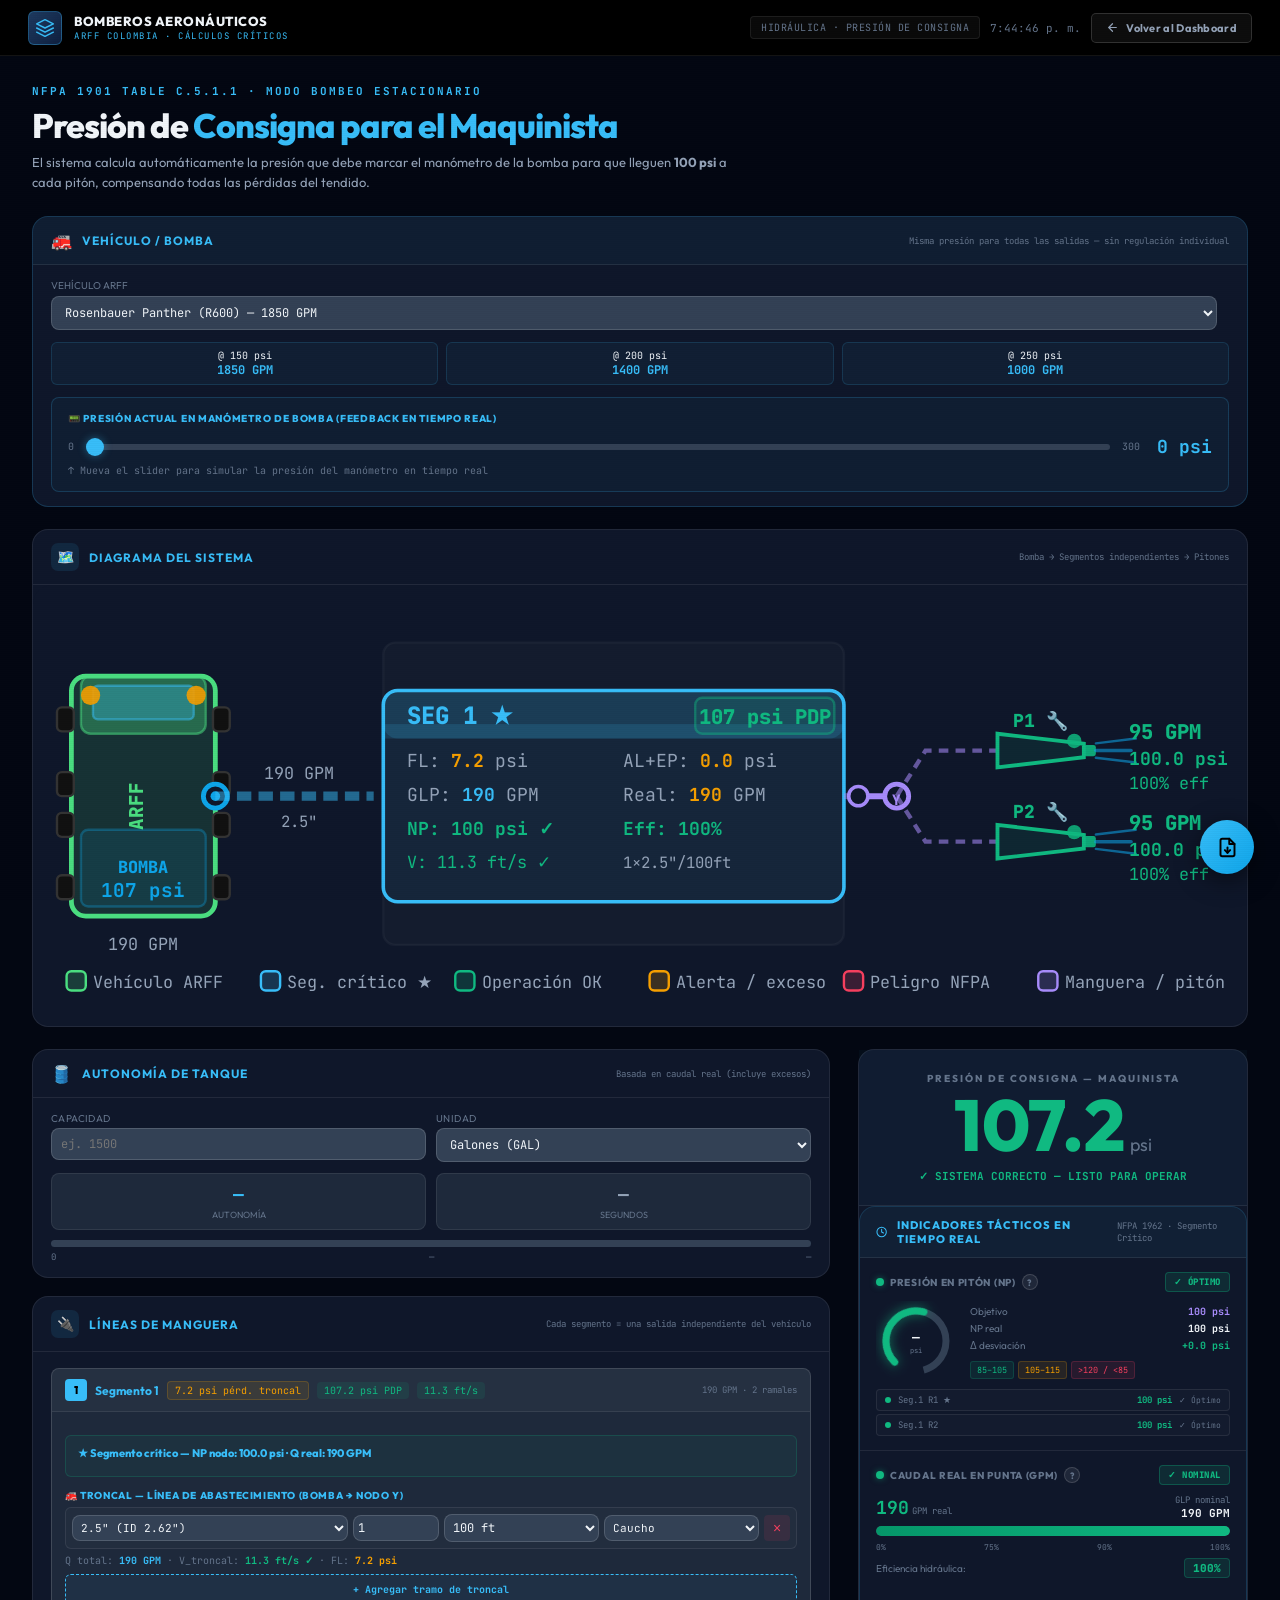
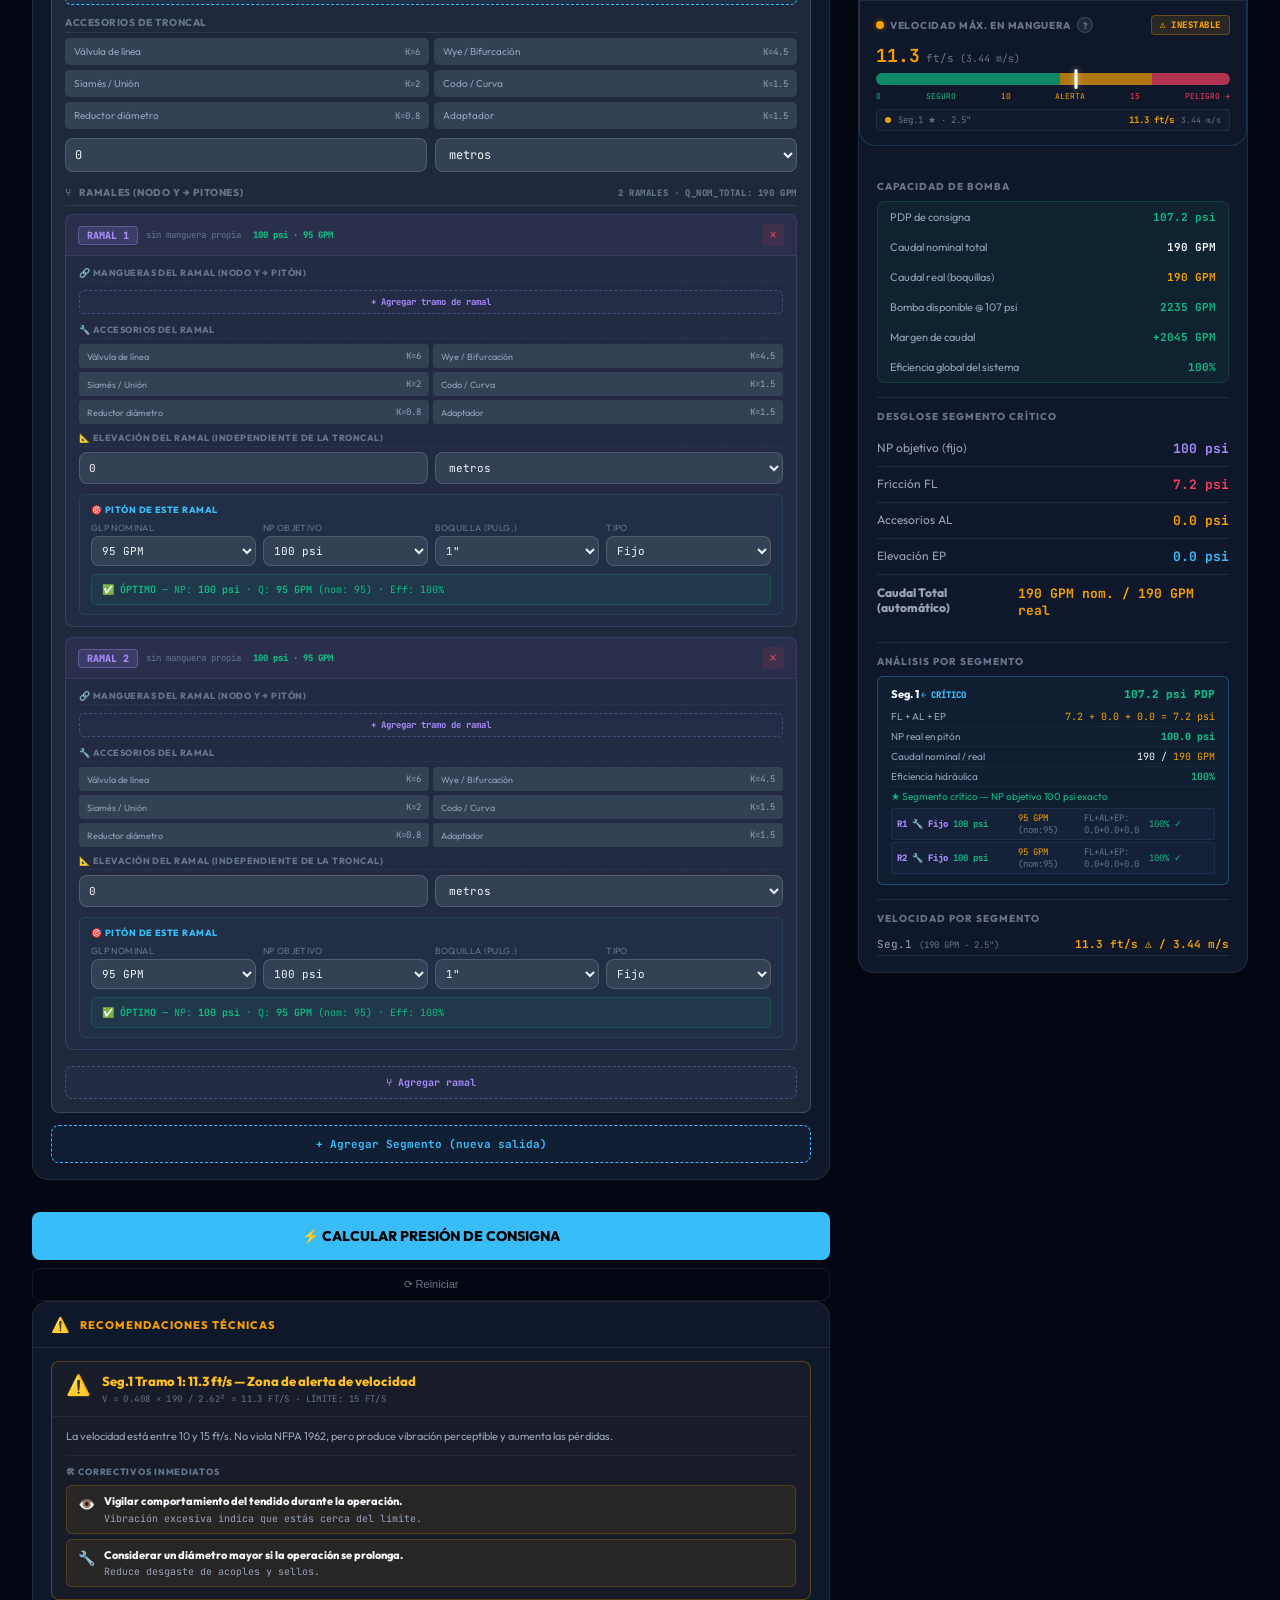
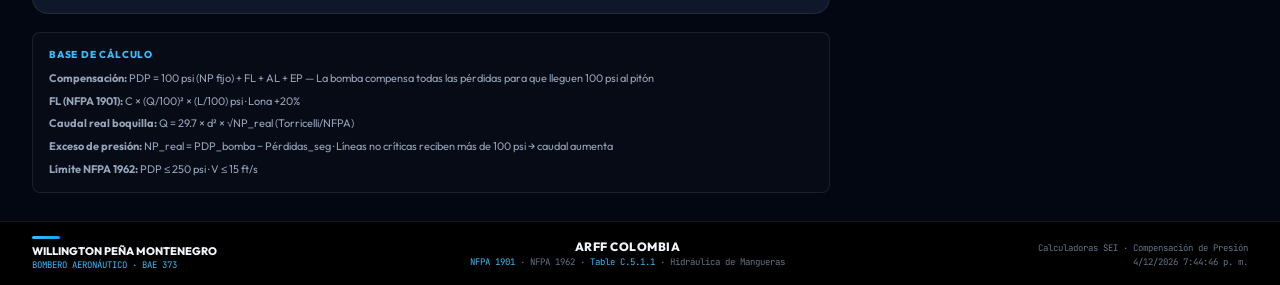
<file: hidraulica_mangueras.html>
<!DOCTYPE html>
<html lang="es">
<head>
  <meta charset="UTF-8">
  <meta name="viewport" content="width=device-width, initial-scale=1.0">
  <title>Calculadora Hidráulica ARFF | SEI Nacional</title>
  <link rel="preconnect" href="https://fonts.googleapis.com">
  <link rel="preconnect" href="https://fonts.gstatic.com" crossorigin>
  <link href="https://fonts.googleapis.com/css2?family=Outfit:wght@300;400;600;800&family=JetBrains+Mono:wght@400;700&display=swap" rel="stylesheet">
  <style>
    :root{
      --bg:#030712;--surface:#0f172a;--s2:#1e293b;--s3:#334155;
      --sky:#38bdf8;--sky-glow:rgba(56,189,248,.4);
      --amber:#f59f00;--green:#10b981;--red:#f43f5e;--purple:#a78bfa;
      --text:#f1f5f9;--text-dim:#94a3b8;--text-muted:#64748b;
      --border:rgba(255,255,255,.08);--border2:rgba(255,255,255,.15);
      --ff-t:'Outfit',sans-serif;--ff-m:'JetBrains Mono',monospace;
      --rs:8px;--r:16px;
    }
    *{box-sizing:border-box;margin:0;padding:0;}
    body{background:var(--bg);color:var(--text);font-family:var(--ff-t);min-height:100vh;display:flex;flex-direction:column;overflow-x:hidden;}
    .scanlines{position:fixed;top:0;left:0;width:100%;height:100%;background:linear-gradient(rgba(18,16,16,0)50%,rgba(0,0,0,.2)50%),linear-gradient(90deg,rgba(255,0,0,.03),rgba(0,255,0,.01),rgba(0,0,255,.03));background-size:100% 2px,3px 100%;pointer-events:none;z-index:9999;opacity:.1;}

    /* TOPBAR */
    .topbar{height:56px;background:#000;border-bottom:1px solid var(--border);padding:0 28px;display:flex;align-items:center;justify-content:space-between;position:sticky;top:0;z-index:90;flex-shrink:0;width:100%;}
    .tb-brand{display:flex;align-items:center;gap:12px;}
    .tb-emblem{width:34px;height:34px;border-radius:6px;background:linear-gradient(135deg,#1e3a5f,#0f2040);border:1px solid rgba(56,189,248,.3);display:flex;align-items:center;justify-content:center;flex-shrink:0;}
    .tb-brand-name{font-size:13px;font-weight:800;text-transform:uppercase;letter-spacing:.5px;line-height:1.25;color:var(--text);}
    .tb-brand-sub{font-size:9px;color:var(--sky);text-transform:uppercase;letter-spacing:1.5px;font-family:var(--ff-m);}
    .tb-right{display:flex;align-items:center;gap:10px;}
    .tb-mod-badge{font-family:var(--ff-m);font-size:10px;color:var(--text-muted);background:rgba(255,255,255,.04);border:1px solid var(--border);padding:4px 10px;border-radius:4px;letter-spacing:.5px;text-transform:uppercase;}
    .tb-clock{font-family:var(--ff-m);font-size:11px;color:var(--text-muted);}
    .btn-dashboard{display:flex;align-items:center;gap:7px;padding:7px 14px;background:rgba(255,255,255,.05);border:1px solid var(--border2);border-radius:5px;color:var(--text-dim);text-decoration:none;font-size:11px;font-weight:700;transition:.18s;letter-spacing:.3px;}
    .btn-dashboard:hover{background:rgba(255,255,255,.09);color:var(--text);border-color:rgba(255,255,255,.25);}

    .main{flex:1;display:flex;flex-direction:column;overflow-y:auto;min-width:0;}
    .content-inner{padding:28px 32px;max-width:1400px;margin:0 auto;width:100%;}
    .mod-header{margin-bottom:24px;}
    .mod-badge{font-family:var(--ff-m);font-size:11px;color:var(--sky);margin-bottom:6px;letter-spacing:2px;font-weight:700;}
    .mod-title{font-size:34px;font-weight:800;letter-spacing:-1px;}
    .mod-title span{color:var(--sky);}
    .mod-sub{color:var(--text-dim);font-size:13px;margin-top:6px;max-width:720px;line-height:1.5;}
    .calc-grid{display:grid;grid-template-columns:1fr 390px;gap:28px;align-items:start;}

    /* VEHICLE PANEL */
    .vehicle-panel{background:var(--surface);border:1px solid rgba(56,189,248,.2);border-radius:var(--r);margin-bottom:22px;overflow:hidden;}
    .vehicle-header{padding:13px 18px;background:rgba(56,189,248,.04);border-bottom:1px solid var(--border);display:flex;align-items:center;gap:10px;}
    .curve-pt{background:rgba(56,189,248,.05);border:1px solid rgba(56,189,248,.15);border-radius:6px;padding:6px 10px;text-align:center;font-family:var(--ff-m);font-size:10px;}
    .curve-pt span{color:var(--sky);font-weight:700;font-size:12px;display:block;}

    /* PUMP MONITOR — slider de presión actual */
    .pump-monitor{background:rgba(56,189,248,.04);border:1px solid rgba(56,189,248,.2);border-radius:var(--rs);padding:14px 16px;margin-top:12px;}
    .pm-label{font-size:10px;font-weight:800;color:var(--sky);text-transform:uppercase;letter-spacing:.07em;margin-bottom:10px;}
    .pm-slider-row{display:flex;align-items:center;gap:12px;}
    .pm-slider{flex:1;-webkit-appearance:none;height:6px;border-radius:3px;background:var(--s3);outline:none;cursor:pointer;}
    .pm-slider::-webkit-slider-thumb{-webkit-appearance:none;width:18px;height:18px;border-radius:50%;background:var(--sky);cursor:pointer;box-shadow:0 0 8px var(--sky-glow);}
    .pm-val{font-family:var(--ff-m);font-size:18px;font-weight:700;color:var(--sky);min-width:60px;text-align:right;}
    .pm-note{font-size:10px;color:var(--text-muted);margin-top:6px;font-family:var(--ff-m);}

    /* PANELS */
    .panel{background:var(--surface);border:1px solid var(--border);border-radius:var(--r);margin-bottom:18px;overflow:hidden;}
    .panel-header{padding:13px 18px;border-bottom:1px solid var(--border);display:flex;align-items:center;gap:10px;}
    .panel-icon{width:28px;height:28px;border-radius:7px;display:flex;align-items:center;justify-content:center;font-size:14px;}
    .panel-title{font-size:12px;font-weight:700;text-transform:uppercase;letter-spacing:1px;}
    .panel-body{padding:16px 18px;}

    /* SEGMENTS */
    .seg-lista{display:flex;flex-direction:column;gap:14px;}
    .seg-card{background:var(--s2);border:1px solid var(--border2);border-radius:var(--rs);overflow:hidden;}
    .seg-card-head{padding:10px 13px;background:rgba(255,255,255,.03);border-bottom:1px solid var(--border);display:flex;align-items:center;gap:8px;flex-wrap:wrap;}
    .seg-num{width:22px;height:22px;background:var(--sky);color:#000;border-radius:4px;display:flex;align-items:center;justify-content:center;font-size:11px;font-weight:800;flex-shrink:0;}
    .seg-label{font-size:12px;font-weight:700;color:var(--sky);}
    .badge{font-family:var(--ff-m);font-size:10px;padding:2px 7px;border-radius:4px;}
    .badge-fl{color:var(--amber);background:rgba(245,159,0,.1);border:1px solid rgba(245,159,0,.2);}
    .badge-pdp-ok{color:var(--green);background:rgba(16,185,129,.1);}
    .badge-pdp-warn{color:var(--amber);background:rgba(245,159,0,.1);}
    .badge-pdp-bad{color:var(--red);background:rgba(244,63,94,.15);border:1px solid rgba(244,63,94,.3);animation:pulse-red 1.5s infinite;}
    .badge-vel-ok{color:var(--green);background:rgba(16,185,129,.1);}
    .badge-vel-bad{color:var(--red);background:rgba(244,63,94,.15);border:1px solid rgba(244,63,94,.3);animation:pulse-red 1.5s infinite;}
    .seg-card-body{padding:13px;}

    /* EXCESS PRESSURE INDICATOR per segment */
    .excess-box{border-radius:6px;padding:9px 12px;margin-top:10px;font-size:11px;line-height:1.6;}
    .excess-ok{background:rgba(16,185,129,.06);border:1px solid rgba(16,185,129,.2);}
    .excess-warn{background:rgba(245,159,0,.07);border:1px solid rgba(245,159,0,.25);}
    .excess-bad{background:rgba(244,63,94,.07);border:1px solid rgba(244,63,94,.3);}
    .excess-title{font-weight:800;margin-bottom:4px;}

    /* HOSE / PITON rows */
    .hose-row{background:rgba(255,255,255,.02);border:1px solid var(--border);padding:6px;border-radius:6px;margin-bottom:5px;display:grid;grid-template-columns:1.6fr 0.5fr 0.9fr 0.9fr 26px;gap:5px;align-items:center;}
    .piton-row{background:var(--surface);border:1px solid var(--border2);padding:9px 11px;border-radius:7px;margin-bottom:7px;}
    .piton-row-head{display:flex;align-items:center;gap:8px;margin-bottom:7px;}
    .piton-badge{background:rgba(167,139,250,.1);border:1px solid rgba(167,139,250,.25);border-radius:4px;padding:2px 7px;font-family:var(--ff-m);font-size:10px;color:var(--purple);font-weight:700;}
    .piton-fields{display:grid;grid-template-columns:1fr 1fr 1fr;gap:7px;}
    .piton-field-label{font-size:9px;color:var(--text-muted);text-transform:uppercase;letter-spacing:.04em;display:block;margin-bottom:3px;}

    /* ═══ RAMALES — entidad propia desde el nodo Y hasta el pitón ═══ */
    /* Contenedor de todos los ramales */
    .ramales-wrap{margin-top:12px;}
    .ramales-label{font-size:10px;font-weight:800;color:var(--text-muted);text-transform:uppercase;letter-spacing:.06em;padding-bottom:6px;border-bottom:1px solid var(--border);margin-bottom:8px;display:flex;align-items:center;gap:7px;}
    /* Card individual de ramal */
    .ramal-card{background:rgba(167,139,250,.03);border:1px solid rgba(167,139,250,.18);border-radius:8px;margin-bottom:10px;overflow:hidden;}
    .ramal-card-head{padding:9px 12px;background:rgba(167,139,250,.06);border-bottom:1px solid rgba(167,139,250,.12);display:flex;align-items:center;gap:8px;flex-wrap:wrap;}
    .ramal-badge{background:rgba(167,139,250,.15);border:1px solid rgba(167,139,250,.35);border-radius:4px;padding:2px 8px;font-family:var(--ff-m);font-size:10px;color:var(--purple);font-weight:800;}
    .ramal-body{padding:11px 13px;}
    /* Sub-sección dentro del ramal */
    .ramal-section-title{font-size:9px;font-weight:800;color:var(--text-muted);text-transform:uppercase;letter-spacing:.05em;margin:9px 0 5px;padding-bottom:3px;border-bottom:1px dashed rgba(255,255,255,.06);}
    .ramal-section-title:first-child{margin-top:0;}
    /* Tramos del ramal (mismo grid que hose-row) */
    .ramal-hose-row{background:rgba(255,255,255,.02);border:1px solid rgba(167,139,250,.12);padding:5px;border-radius:5px;margin-bottom:4px;display:grid;grid-template-columns:1.6fr 0.5fr 0.9fr 0.9fr 26px;gap:5px;align-items:center;}
    /* Accesorios del ramal */
    .ramal-acc-grid{display:grid;grid-template-columns:1fr 1fr;gap:4px;margin-bottom:6px;}
    .ramal-acc-btn{padding:5px 7px;background:var(--s3);border:1px solid transparent;border-radius:4px;font-size:9px;color:var(--text-dim);cursor:pointer;display:flex;justify-content:space-between;align-items:center;transition:.15s;}
    .ramal-acc-btn.active{background:rgba(167,139,250,.1);border-color:rgba(167,139,250,.4);color:var(--purple);font-weight:700;}
    /* Stats del ramal calculados */
    .ramal-stats{font-family:var(--ff-m);font-size:9px;color:var(--text-muted);margin:5px 0 4px;display:flex;gap:6px;flex-wrap:wrap;}
    .ramal-stats span{padding:2px 6px;border-radius:3px;background:rgba(255,255,255,.03);border:1px solid var(--border);}
    /* Botones */
    .btn-add-ramal-hose{width:100%;padding:5px;background:rgba(167,139,250,.03);border:1px dashed rgba(167,139,250,.3);border-radius:5px;color:var(--purple);font-family:var(--ff-m);font-size:9px;font-weight:700;cursor:pointer;margin-top:3px;transition:.15s;}
    .btn-add-ramal-hose:hover{background:rgba(167,139,250,.09);border-style:solid;}
    .btn-add-ramal{width:100%;padding:9px;background:rgba(167,139,250,.04);border:1px dashed rgba(167,139,250,.35);border-radius:7px;color:var(--purple);font-family:var(--ff-m);font-size:10px;font-weight:700;cursor:pointer;margin-top:6px;transition:.15s;}
    .btn-add-ramal:hover{background:rgba(167,139,250,.1);border-style:solid;}
    /* Sección troncal */
    .troncal-label{font-size:10px;font-weight:800;color:var(--sky);text-transform:uppercase;letter-spacing:.06em;margin-bottom:5px;display:flex;align-items:center;gap:6px;}
    /* Pitón del ramal */
    .ramal-piton-wrap{background:rgba(56,189,248,.03);border:1px solid rgba(56,189,248,.12);border-radius:6px;padding:9px 11px;margin-top:6px;}
    .ramal-piton-title{font-size:9px;font-weight:800;color:var(--sky);text-transform:uppercase;letter-spacing:.05em;margin-bottom:7px;display:flex;align-items:center;gap:6px;}

    /* piton real-time feedback */
    .piton-feedback{margin-top:8px;padding:7px 10px;border-radius:5px;font-family:var(--ff-m);font-size:10px;line-height:1.5;}
    .pf-ok{background:rgba(16,185,129,.07);border:1px solid rgba(16,185,129,.2);color:var(--green);}
    .pf-warn{background:rgba(245,159,0,.07);border:1px solid rgba(245,159,0,.25);color:var(--amber);}
    .pf-bad{background:rgba(244,63,94,.07);border:1px solid rgba(244,63,94,.3);color:var(--red);}
    .pf-idle{background:rgba(255,255,255,.03);border:1px solid var(--border);color:var(--text-muted);}

    .field-input{width:100%;background:var(--s3);border:1px solid var(--border2);color:var(--text);padding:7px 9px;border-radius:var(--rs);font-family:var(--ff-m);font-size:12px;outline:none;transition:.2s;}
    .field-input:focus{border-color:var(--sky);background:var(--s2);}

    .btn-del{color:var(--red);background:rgba(244,63,94,.1);border:none;width:26px;height:26px;border-radius:4px;cursor:pointer;display:flex;align-items:center;justify-content:center;flex-shrink:0;font-size:14px;}
    .btn-del:hover{background:rgba(244,63,94,.2);}
    .btn-add{width:100%;padding:8px;background:rgba(56,189,248,.05);border:1px dashed var(--sky);border-radius:6px;color:var(--sky);font-family:var(--ff-m);font-size:10px;font-weight:700;cursor:pointer;margin-top:4px;transition:.15s;}
    .btn-add:hover{background:rgba(56,189,248,.1);border-style:solid;}
    .btn-add-seg{padding:11px;background:rgba(56,189,248,.05);border:1px dashed var(--sky);border-radius:8px;color:var(--sky);font-family:var(--ff-m);font-size:11px;font-weight:700;cursor:pointer;width:100%;margin-top:4px;transition:.15s;}
    .btn-add-seg:hover{background:rgba(56,189,248,.1);border-style:solid;}
    .btn-calc{width:100%;padding:15px;background:var(--sky);color:#000;font-family:var(--ff-t);font-size:14px;font-weight:800;border:none;border-radius:var(--rs);cursor:pointer;margin-top:14px;transition:.2s;}
    .btn-calc:hover{transform:translateY(-2px);box-shadow:0 4px 14px var(--sky-glow);}
    .btn-reset{width:100%;padding:9px;background:transparent;border:1px solid var(--border);color:var(--text-muted);font-size:11px;border-radius:var(--rs);cursor:pointer;margin-top:8px;}

    .acc-title{font-size:10px;font-weight:800;color:var(--text-muted);text-transform:uppercase;margin:11px 0 5px;padding-bottom:3px;border-bottom:1px solid var(--border);letter-spacing:.05em;}
    .acc-grid{display:grid;grid-template-columns:1fr 1fr;gap:5px;}
    .acc-btn{padding:6px 8px;background:var(--s3);border:1px solid transparent;border-radius:5px;font-size:10px;color:var(--text-dim);cursor:pointer;display:flex;justify-content:space-between;align-items:center;transition:.15s;}
    .acc-btn.active{background:rgba(56,189,248,.1);border-color:var(--sky);color:var(--sky);font-weight:700;}

    /* ALERTS */
    .vel-alert{display:none;background:rgba(244,63,94,.06);border:1.5px solid var(--red);border-radius:var(--r);padding:14px 18px;margin-bottom:16px;}
    .vel-alert.show{display:block;}
    .vel-alert-title{font-size:13px;font-weight:800;color:var(--red);margin-bottom:6px;}

    /* RESULT PANEL */
    .result-panel{background:var(--surface);border:1px solid var(--border);border-radius:var(--r);position:sticky;top:84px;}

    /* THE BIG NUMBER — presión de consigna */
    .consigna-head{padding:22px 20px;text-align:center;border-bottom:1px solid var(--border);background:rgba(56,189,248,.03);}
    .consigna-label{font-size:10px;font-weight:800;color:var(--text-muted);text-transform:uppercase;letter-spacing:2px;margin-bottom:4px;}
    .consigna-num{font-size:72px;font-weight:800;line-height:1;display:flex;align-items:baseline;justify-content:center;gap:5px;}
    .consigna-unit{font-size:18px;font-weight:400;color:var(--text-muted);}
    .consigna-status{font-size:11px;font-weight:700;font-family:var(--ff-m);margin-top:8px;text-transform:uppercase;}

    .result-body-inner{padding:16px 18px;}
    .res-item{display:flex;justify-content:space-between;padding:9px 0;border-bottom:1px solid var(--border);}
    .res-label{font-size:12px;color:var(--text-dim);}
    .res-val{font-family:var(--ff-m);font-size:13px;font-weight:700;}
    .section-title{font-size:10px;font-weight:800;color:var(--text-muted);text-transform:uppercase;letter-spacing:1px;margin:14px 0 8px;padding-top:12px;border-top:1px solid var(--border);}

    /* pump capacity validation */
    .pump-cap{border-radius:var(--rs);overflow:hidden;margin-bottom:2px;}
    .pump-cap-row{display:flex;justify-content:space-between;align-items:center;padding:8px 12px;font-size:11px;}
    .pc-ok{background:rgba(16,185,129,.07);border:1px solid rgba(16,185,129,.2);}
    .pc-warn{background:rgba(245,159,0,.07);border:1px solid rgba(245,159,0,.25);}
    .pc-bad{background:rgba(244,63,94,.07);border:1px solid rgba(244,63,94,.3);}

    /* per-segment summary in results */
    .seg-result-card{background:var(--s2);border-radius:6px;padding:10px 13px;margin-bottom:7px;border:1px solid var(--border);}
    .seg-result-card.critical{border-color:rgba(56,189,248,.3);background:rgba(56,189,248,.04);}
    .seg-result-title{font-size:11px;font-weight:800;color:var(--text);margin-bottom:6px;display:flex;justify-content:space-between;align-items:center;}
    .seg-result-row{display:flex;justify-content:space-between;font-size:10px;padding:3px 0;border-bottom:1px solid rgba(255,255,255,.04);}
    .seg-result-row:last-child{border-bottom:none;}

    /* TANK */
    .tank-panel{background:var(--surface);border:1px solid var(--border);border-radius:var(--r);margin-bottom:18px;overflow:hidden;}
    .tank-header{padding:13px 18px;border-bottom:1px solid var(--border);display:flex;align-items:center;gap:10px;}
    .tank-header-title{font-size:12px;font-weight:700;text-transform:uppercase;letter-spacing:1px;}
    .tank-body{padding:14px 18px;}
    .tank-input-row{display:grid;grid-template-columns:1fr 1fr;gap:10px;margin-bottom:11px;}
    .tank-field label{font-size:10px;color:var(--text-muted);text-transform:uppercase;display:block;margin-bottom:3px;letter-spacing:.04em;}
    .tank-field input,.tank-field select{width:100%;background:var(--s3);border:1px solid var(--border2);color:var(--text);padding:7px 9px;border-radius:var(--rs);font-family:var(--ff-m);font-size:12px;outline:none;}
    .tank-result-row{display:grid;grid-template-columns:1fr 1fr;gap:10px;margin-bottom:10px;}
    .tank-stat{background:var(--s2);border:1px solid var(--border);border-radius:var(--rs);padding:9px;text-align:center;}
    .tank-stat-val{font-family:var(--ff-m);font-size:18px;font-weight:700;}
    .tank-stat-lbl{font-size:9px;color:var(--text-muted);text-transform:uppercase;margin-top:3px;}
    .tank-bar-track{background:var(--s3);border-radius:4px;height:7px;overflow:hidden;margin-bottom:4px;}
    .tank-bar-fill{height:100%;border-radius:4px;transition:width .4s,background .4s;}
    .tank-bar-labels{display:flex;justify-content:space-between;font-size:9px;color:var(--text-muted);font-family:var(--ff-m);}

    /* RECS — panel de recomendaciones técnicas */
    .recs-panel{background:var(--surface);border:1px solid var(--border);border-radius:var(--r);margin-bottom:18px;display:none;overflow:hidden;}
    .recs-header{padding:13px 18px;border-bottom:1px solid var(--border);display:flex;align-items:center;gap:10px;}
    .recs-body{padding:13px 18px;display:flex;flex-direction:column;gap:12px;}

    /* Tarjeta de recomendación — estructura nueva */
    .rec-item{border-radius:var(--rs);overflow:hidden;}
    .rec-item-critical{border:1.5px solid rgba(244,63,94,.35);background:rgba(244,63,94,.04);}
    .rec-item-warning {border:1.5px solid rgba(245,159,0,.3); background:rgba(245,159,0,.04);}
    .rec-item-info    {border:1.5px solid rgba(56,189,248,.2); background:rgba(56,189,248,.03);}

    /* Cabecera de la tarjeta */
    .rec-header{padding:11px 14px;display:flex;align-items:flex-start;gap:11px;border-bottom:1px solid rgba(255,255,255,.05);}
    .rec-icon{font-size:20px;flex-shrink:0;line-height:1.2;}
    .rec-header-text{flex:1;}
    .rec-title{font-size:13px;font-weight:800;margin-bottom:2px;line-height:1.35;}
    .rec-item-critical .rec-title{color:#f87171;}
    .rec-item-warning  .rec-title{color:#fbbf24;}
    .rec-item-info     .rec-title{color:var(--sky);}
    .rec-sub{font-family:var(--ff-m);font-size:9px;color:var(--text-muted);letter-spacing:.04em;text-transform:uppercase;}

    /* Cuerpo — diagnóstico */
    .rec-body{padding:10px 14px 0;}
    .rec-desc{font-size:11px;color:var(--text-dim);line-height:1.7;padding-bottom:10px;border-bottom:1px solid rgba(255,255,255,.05);}

    /* CORRECTIVOS — sección destacada */
    .rec-fixes{padding:10px 14px 12px;}
    .rec-fixes-label{font-size:9px;font-weight:800;text-transform:uppercase;letter-spacing:.08em;color:var(--text-muted);margin-bottom:8px;}
    .rec-fix-list{display:flex;flex-direction:column;gap:5px;}
    .rec-fix{display:flex;align-items:flex-start;gap:9px;padding:7px 11px;border-radius:6px;font-size:11px;line-height:1.5;}
    .rec-item-critical .rec-fix{background:rgba(244,63,94,.08);border:1px solid rgba(244,63,94,.2);}
    .rec-item-warning  .rec-fix{background:rgba(245,159,0,.07); border:1px solid rgba(245,159,0,.2);}
    .rec-item-info     .rec-fix{background:rgba(56,189,248,.06); border:1px solid rgba(56,189,248,.15);}
    .rec-fix-icon{font-size:14px;flex-shrink:0;margin-top:1px;}
    .rec-fix-text{flex:1;color:var(--text);}
    .rec-fix-text strong{font-weight:800;}
    .rec-fix-text em{color:var(--text-dim);font-style:normal;font-size:10px;display:block;margin-top:1px;font-family:var(--ff-m);}

    .norma-box{background:rgba(255,255,255,.02);border:1px solid var(--border);border-radius:var(--rs);padding:14px 16px;margin-top:14px;font-size:11px;line-height:1.6;color:var(--text-dim);}
    .norma-title{color:var(--sky);font-weight:800;text-transform:uppercase;margin-bottom:7px;font-size:10px;letter-spacing:.08em;}

    @keyframes pulse-red{0%,100%{box-shadow:0 0 0 0 rgba(244,63,94,0)}50%{box-shadow:0 0 0 3px rgba(244,63,94,.2)}}

    /* ═══════════════════════════════════════════════════════
       INDICADORES TÁCTICOS — NP / GPM / VELOCIDAD
    ═══════════════════════════════════════════════════════ */

    /* Panel contenedor */
    .tac-panel{background:var(--surface);border:1px solid rgba(56,189,248,.2);border-radius:var(--r);margin-bottom:18px;overflow:hidden;}
    .tac-panel-header{padding:11px 16px;background:rgba(56,189,248,.05);border-bottom:1px solid var(--border);display:flex;align-items:center;gap:10px;}
    .tac-panel-title{font-size:11px;font-weight:800;text-transform:uppercase;letter-spacing:1px;color:var(--sky);}
    .tac-panel-sub{font-size:9px;font-family:var(--ff-m);color:var(--text-muted);margin-left:auto;}
    .tac-indicators-grid{display:flex;flex-direction:column;gap:0;}

    /* Cada indicador */
    .tac-ind{padding:14px 16px;border-bottom:1px solid var(--border);transition:.25s;}
    .tac-ind:last-child{border-bottom:none;}
    .tac-ind-header{display:flex;align-items:center;justify-content:space-between;margin-bottom:9px;}
    .tac-ind-label{font-size:10px;font-weight:800;text-transform:uppercase;letter-spacing:.07em;color:var(--text-muted);display:flex;align-items:center;gap:6px;}
    .tac-ind-label-dot{width:8px;height:8px;border-radius:50%;flex-shrink:0;transition:background .3s;}
    .tac-ind-value{font-family:var(--ff-m);font-size:20px;font-weight:700;transition:color .3s;}
    .tac-ind-unit{font-size:11px;font-weight:400;color:var(--text-muted);margin-left:3px;}
    .tac-ind-status-badge{font-family:var(--ff-m);font-size:9px;font-weight:800;padding:3px 8px;border-radius:4px;text-transform:uppercase;letter-spacing:.06em;transition:all .3s;}

    /* STATUS COLORS */
    .tac-green .tac-ind-value{color:#10b981;}
    .tac-green .tac-ind-label-dot{background:#10b981;box-shadow:0 0 6px rgba(16,185,129,.5);}
    .tac-green .tac-ind-status-badge{background:rgba(16,185,129,.12);border:1px solid rgba(16,185,129,.3);color:#10b981;}
    .tac-green .tac-bar-fill{background:linear-gradient(90deg,#059669,#10b981);}
    .tac-green .tac-arc-path{stroke:#10b981;}
    .tac-green .tac-arc-glow{filter:drop-shadow(0 0 6px rgba(16,185,129,.6));}

    .tac-yellow .tac-ind-value{color:#f59f00;}
    .tac-yellow .tac-ind-label-dot{background:#f59f00;box-shadow:0 0 6px rgba(245,159,0,.5);}
    .tac-yellow .tac-ind-status-badge{background:rgba(245,159,0,.12);border:1px solid rgba(245,159,0,.3);color:#f59f00;}
    .tac-yellow .tac-bar-fill{background:linear-gradient(90deg,#d97706,#f59f00);}
    .tac-yellow .tac-arc-path{stroke:#f59f00;}
    .tac-yellow .tac-arc-glow{filter:drop-shadow(0 0 6px rgba(245,159,0,.6));}

    .tac-red .tac-ind-value{color:#f43f5e;}
    .tac-red .tac-ind-label-dot{background:#f43f5e;box-shadow:0 0 6px rgba(244,63,94,.6);animation:pulse-red 1.2s infinite;}
    .tac-red .tac-ind-status-badge{background:rgba(244,63,94,.12);border:1px solid rgba(244,63,94,.35);color:#f43f5e;animation:pulse-red 1.2s infinite;}
    .tac-red .tac-bar-fill{background:linear-gradient(90deg,#be123c,#f43f5e);}
    .tac-red .tac-arc-path{stroke:#f43f5e;}
    .tac-red .tac-arc-glow{filter:drop-shadow(0 0 6px rgba(244,63,94,.6));}

    .tac-idle .tac-ind-value{color:var(--text-muted);}
    .tac-idle .tac-ind-label-dot{background:var(--s3);}
    .tac-idle .tac-ind-status-badge{background:rgba(255,255,255,.04);border:1px solid var(--border);color:var(--text-muted);}
    .tac-idle .tac-bar-fill{background:var(--s3);}
    .tac-idle .tac-arc-path{stroke:var(--s3);}

    /* CIRCULAR GAUGE — NP */
    .tac-gauge-wrap{display:flex;align-items:center;gap:14px;}
    .tac-gauge-svg{flex-shrink:0;}
    .tac-gauge-arc-bg{stroke:var(--s3);stroke-width:7;fill:none;}
    .tac-arc-path{stroke-width:7;fill:none;stroke-linecap:round;transition:stroke-dashoffset .45s ease,stroke .3s;}
    .tac-gauge-center{font-family:var(--ff-m);}
    .tac-gauge-aside{flex:1;min-width:0;}
    .tac-gauge-aside-row{display:flex;justify-content:space-between;font-size:10px;padding:2px 0;}
    .tac-gauge-zones{display:flex;gap:4px;margin-top:7px;flex-wrap:wrap;}
    .tac-zone{font-family:var(--ff-m);font-size:8.5px;padding:2px 6px;border-radius:3px;}
    .tac-zone-g{background:rgba(16,185,129,.1);color:#10b981;border:1px solid rgba(16,185,129,.2);}
    .tac-zone-y{background:rgba(245,159,0,.1);color:#f59f00;border:1px solid rgba(245,159,0,.2);}
    .tac-zone-r{background:rgba(244,63,94,.1);color:#f43f5e;border:1px solid rgba(244,63,94,.2);}

    /* PROGRESS BAR — GPM */
    .tac-bar-wrap{width:100%;}
    .tac-bar-track{height:10px;background:var(--s3);border-radius:5px;overflow:hidden;position:relative;margin:6px 0;}
    .tac-bar-fill{height:100%;border-radius:5px;transition:width .45s ease,background .3s;}
    .tac-bar-markers{display:flex;justify-content:space-between;font-size:8px;color:var(--text-muted);font-family:var(--ff-m);margin-top:2px;}
    .tac-bar-labels{display:flex;justify-content:space-between;align-items:center;margin-bottom:4px;}
    .tac-bar-main{font-family:var(--ff-m);font-size:18px;font-weight:700;transition:color .3s;}
    .tac-bar-sub{font-family:var(--ff-m);font-size:9px;color:var(--text-muted);}
    .tac-eff-badge{font-family:var(--ff-m);font-size:11px;font-weight:800;padding:2px 8px;border-radius:4px;transition:all .3s;}

    /* LINEAR GAUGE — VELOCIDAD */
    .tac-linear-wrap{width:100%;}
    .tac-linear-track{height:12px;border-radius:6px;background:linear-gradient(90deg,
      rgba(16,185,129,.7) 0%,rgba(16,185,129,.7) 52%,
      rgba(245,159,0,.7) 52%,rgba(245,159,0,.7) 78%,
      rgba(244,63,94,.7) 78%,rgba(244,63,94,.7) 100%);
      position:relative;margin:6px 0;}
    .tac-linear-needle{position:absolute;top:-4px;width:3px;height:20px;background:#fff;border-radius:2px;box-shadow:0 0 6px rgba(255,255,255,.5);transition:left .4s ease;transform:translateX(-50%);}
    .tac-linear-zones{display:flex;font-family:var(--ff-m);font-size:8px;color:var(--text-muted);justify-content:space-between;margin-top:3px;}
    .tac-vel-row{display:flex;align-items:baseline;gap:6px;margin-bottom:4px;}
    .tac-vel-value{font-family:var(--ff-m);font-size:18px;font-weight:700;transition:color .3s;}

    /* TOOLTIP */
    .tac-tooltip-btn{width:16px;height:16px;border-radius:50%;background:rgba(255,255,255,.07);border:1px solid var(--border2);color:var(--text-muted);font-size:9px;cursor:pointer;display:inline-flex;align-items:center;justify-content:center;position:relative;flex-shrink:0;transition:.15s;}
    .tac-tooltip-btn:hover{background:rgba(56,189,248,.15);border-color:var(--sky);color:var(--sky);}
    .tac-tooltip-box{position:absolute;left:22px;top:-4px;background:#1a2540;border:1px solid rgba(56,189,248,.25);border-radius:8px;padding:9px 12px;width:220px;font-size:10px;line-height:1.6;color:var(--text-dim);z-index:100;opacity:0;pointer-events:none;transition:opacity .18s;box-shadow:0 8px 24px rgba(0,0,0,.4);}
    .tac-tooltip-btn:hover .tac-tooltip-box{opacity:1;pointer-events:auto;}
    .tac-tooltip-box strong{color:var(--sky);display:block;margin-bottom:4px;font-size:9px;text-transform:uppercase;letter-spacing:.05em;}

    /* SEGMENT DETAIL ROWS for NP/GPM per segment */
    .tac-seg-rows{margin-top:8px;display:flex;flex-direction:column;gap:3px;}
    .tac-seg-row{display:flex;align-items:center;gap:7px;font-size:9px;font-family:var(--ff-m);padding:4px 8px;border-radius:4px;background:rgba(255,255,255,.02);border:1px solid var(--border);}
    .tac-seg-row-dot{width:6px;height:6px;border-radius:50%;flex-shrink:0;}
    .tac-seg-row-label{color:var(--text-muted);flex:1;}
    .tac-seg-row-val{font-weight:700;}

    @media print{.tac-panel{display:none!important;}}
    @keyframes fadeIn{from{opacity:0;transform:translateY(4px)}to{opacity:1;transform:translateY(0)}}
    .fadeIn{animation:fadeIn .3s ease}

    .sei-footer{border-top:1px solid var(--border);background:#000;}
    .sei-footer-inner{max-width:1400px;margin:0 auto;padding:14px 32px;display:flex;align-items:center;justify-content:space-between;gap:20px;}
    .sei-footer-strip{width:28px;height:3px;background:linear-gradient(90deg,var(--sky),#0ea5e9);border-radius:2px;margin-bottom:5px;}
    .sei-footer-name{font-weight:800;font-size:11px;text-transform:uppercase;}
    .sei-footer-cargo{font-family:var(--ff-m);font-size:9px;color:var(--sky);text-transform:uppercase;margin-top:1px;}
    .sei-footer-app{font-weight:800;font-size:12px;text-align:center;text-transform:uppercase;letter-spacing:.5px;}
    .sei-footer-norm{font-family:var(--ff-m);font-size:9px;color:var(--text-muted);text-align:center;margin-top:2px;}
    .sei-footer-norm span{color:var(--sky);}
    .sei-footer-center{text-align:center;}

    .fab{position:fixed;bottom:26px;right:26px;z-index:200;}
    .fab-btn{width:54px;height:54px;border-radius:50%;border:none;cursor:pointer;display:flex;align-items:center;justify-content:center;box-shadow:0 6px 24px rgba(0,0,0,.5);transition:transform .18s;background:linear-gradient(135deg,var(--sky),#0ea5e9);position:relative;}
    .fab-btn:hover{transform:scale(1.07);}
    .fab-tooltip{position:absolute;right:62px;background:var(--s2);border:1px solid var(--border2);border-radius:6px;padding:4px 10px;font-family:var(--ff-m);font-size:10px;white-space:nowrap;opacity:0;pointer-events:none;transition:opacity .18s;}
    .fab-btn:hover .fab-tooltip{opacity:1;}

    @media print{
      .sidebar,.topbar,.btn-add,.btn-add-seg,.btn-calc,.btn-reset,.btn-del,.fab,.scanlines,.norma-box,.vel-alert,.pump-monitor{display:none!important;}
      body{background:#fff!important;color:#000!important;display:block!important;}
      .main{overflow:visible!important;}
      .content-inner{padding:0!important;max-width:100%!important;}
      .calc-grid{display:block!important;}
      .col-right{margin-top:8pt!important;}
      .result-panel{position:static!important;}
      .panel,.seg-card,.result-panel,.tank-panel,.recs-panel,.vehicle-panel{border:1pt solid #ccc!important;background:#fff!important;color:#000!important;border-radius:4px!important;margin-bottom:8pt!important;}
      .recs-panel{display:block!important;}
      .combat-card{display:block!important;page-break-before:always;}
      .sei-footer{border-top:1pt solid #ccc!important;background:#fff!important;}
    }

    .combat-card{display:none;font-family:var(--ff-t);}
    .cc-page{padding:10pt;}
    .cc-header{display:flex;justify-content:space-between;align-items:flex-start;border-bottom:2pt solid #000;padding-bottom:7pt;margin-bottom:8pt;}
    .cc-brand-name{font-size:16pt;font-weight:800;text-transform:uppercase;}
    .cc-brand-sub{font-size:7pt;color:#555;text-transform:uppercase;letter-spacing:2px;}
    .cc-badges{display:flex;gap:8pt;}
    .cc-badge{border:2pt solid #000;border-radius:4px;padding:4pt 9pt;text-align:center;min-width:65pt;}
    .cc-badge-label{font-size:6.5pt;text-transform:uppercase;color:#666;}
    .cc-badge-val{font-size:20pt;font-weight:800;line-height:1.1;font-family:'JetBrains Mono',monospace;}
    .cc-badge-unit{font-size:8pt;font-weight:400;color:#555;}
    .cc-body{display:grid;grid-template-columns:1fr 1fr;gap:10pt;}
    .cc-section-title{font-size:7pt;font-weight:800;text-transform:uppercase;letter-spacing:2px;color:#666;border-bottom:1pt solid #ccc;padding-bottom:2pt;margin-bottom:5pt;}
    .cc-row{display:flex;justify-content:space-between;padding:2.5pt 0;border-bottom:1pt solid #eee;}
    .cc-row-label{font-size:8.5pt;color:#333;}
    .cc-row-val{font-family:'JetBrains Mono',monospace;font-size:8.5pt;font-weight:700;}
    .cc-seg-item{background:#f5f5f5;border:1pt solid #ddd;border-radius:3px;padding:4pt 6pt;margin-bottom:3pt;}
    .cc-seg-title{font-size:8pt;font-weight:800;color:#333;}
    .cc-seg-detail{font-size:7pt;color:#555;font-family:'JetBrains Mono',monospace;margin-top:1.5pt;}
    .cc-svgwrap{border:1pt solid #ddd;border-radius:3px;padding:4pt;background:#fafafa;margin-top:5pt;}
    .cc-status-box{border:1.5pt solid;border-radius:3px;padding:4pt 8pt;text-align:center;margin-top:6pt;}
    .cc-status-val{font-size:11pt;font-weight:800;}
    .cc-status-sub{font-size:7pt;color:#555;margin-top:2pt;}
    .cc-footer-line{margin-top:6pt;padding-top:5pt;border-top:1pt solid #ccc;display:flex;justify-content:space-between;font-size:7pt;color:#666;}
    .cc-sign-box{border:1pt solid #ccc;border-radius:3px;padding:3pt 8pt;text-align:center;}
    .cc-sign-label{font-size:6pt;color:#888;text-transform:uppercase;margin-bottom:9pt;}
    .cc-sign-line{border-top:1pt solid #000;font-size:6.5pt;color:#888;padding-top:2pt;}
  </style>
</head>
<body>
<div class="scanlines"></div>

<div class="main">
  <header class="topbar">
    <div class="tb-brand">
      <div class="tb-emblem">
        <svg width="20" height="20" viewBox="0 0 24 24" fill="none" stroke="#38bdf8" stroke-width="1.8" stroke-linecap="round" stroke-linejoin="round"><path d="M12 2L2 7l10 5 10-5-10-5z"/><path d="M2 17l10 5 10-5"/><path d="M2 12l10 5 10-5"/></svg>
      </div>
      <div>
        <div class="tb-brand-name">Bomberos Aeronáuticos</div>
        <div class="tb-brand-sub">ARFF Colombia · Cálculos Críticos</div>
      </div>
    </div>
    <div class="tb-right">
      <span class="tb-mod-badge">Hidráulica · Presión de Consigna</span>
      <div class="tb-clock" id="tb-clock">00:00:00</div>
      <a class="btn-dashboard" href="dashboard_principal.html">
        <svg width="13" height="13" viewBox="0 0 24 24" fill="none" stroke="currentColor" stroke-width="2.2" stroke-linecap="round"><path d="M19 12H5M12 5l-7 7 7 7"/></svg>
        Volver al Dashboard
      </a>
    </div>
  </header>

  <div class="content-inner">
    <div class="mod-header">
      <div class="mod-badge">NFPA 1901 TABLE C.5.1.1 · MODO BOMBEO ESTACIONARIO</div>
      <h1 class="mod-title">Presión de <span>Consigna para el Maquinista</span></h1>
      <p class="mod-sub">El sistema calcula automáticamente la presión que debe marcar el manómetro de la bomba para que lleguen <strong>100 psi</strong> a cada pitón, compensando todas las pérdidas del tendido.</p>
    </div>

    <!-- VEHICLE SELECTOR -->
    <div class="vehicle-panel">
      <div class="vehicle-header">
        <span style="font-size:17px">🚒</span>
        <span style="font-size:12px;font-weight:700;text-transform:uppercase;letter-spacing:1px;color:var(--sky)">Vehículo / Bomba</span>
        <span style="margin-left:auto;font-family:var(--ff-m);font-size:9px;color:var(--text-muted)">Misma presión para todas las salidas — sin regulación individual</span>
      </div>
      <div style="padding:14px 18px;">
        <div style="display:grid;grid-template-columns:1fr auto;gap:12px;align-items:end;margin-bottom:12px;">
          <div>
            <label style="font-size:10px;color:var(--text-muted);text-transform:uppercase;display:block;margin-bottom:4px;">Vehículo ARFF</label>
            <select class="field-input" id="vehicle-select" onchange="onVehicleChange()">
              <option value="panther_r600">Rosenbauer Panther (R600) — 1850 GPM</option>
              <option value="panther_n80">Rosenbauer Panther (N80) — 2250 GPM</option>
              <option value="panther_n110">Rosenbauer Panther (N110) — 3000 GPM</option>
              <option value="striker">Oshkosh Striker (Waterous CRQB) — 2000 GPM</option>
              <option value="iturri_s">Iturri 4x4 pequeño — 1000 GPM</option>
              <option value="iturri_m">Iturri 4x4 mediano — 1500 GPM</option>
              <option value="iturri_toro">Iturri Toro / 6x6 — 2500 GPM</option>
              <option value="naffco_4x4">NAFFCO 4x4 — 1250 GPM</option>
              <option value="naffco_6x6">NAFFCO 6x6 — 2500 GPM</option>
              <option value="custom">⚙ Personalizado</option>
            </select>
          </div>
          <div id="custom-fields" style="display:none;display:grid;grid-template-columns:1fr 1fr 1fr;gap:7px;">
            <div><label style="font-size:9px;color:var(--text-muted);display:block;margin-bottom:3px">GPM @150psi</label><input class="field-input" type="number" id="c-q150" value="1500" oninput="onVehicleChange()"></div>
            <div><label style="font-size:9px;color:var(--text-muted);display:block;margin-bottom:3px">GPM @200psi</label><input class="field-input" type="number" id="c-q200" value="1100" oninput="onVehicleChange()"></div>
            <div><label style="font-size:9px;color:var(--text-muted);display:block;margin-bottom:3px">GPM @250psi</label><input class="field-input" type="number" id="c-q250" value="750" oninput="onVehicleChange()"></div>
          </div>
        </div>
        <div style="display:grid;grid-template-columns:1fr 1fr 1fr;gap:8px;margin-bottom:12px;">
          <div class="curve-pt">@ 150 psi<span id="vc-150">—</span></div>
          <div class="curve-pt">@ 200 psi<span id="vc-200">—</span></div>
          <div class="curve-pt">@ 250 psi<span id="vc-250">—</span></div>
        </div>

        <!-- PUMP MONITOR — presión actual que el maquinista ha seteado -->
        <div class="pump-monitor">
          <div class="pm-label">📟 Presión actual en manómetro de bomba (feedback en tiempo real)</div>
          <div class="pm-slider-row">
            <span style="font-family:var(--ff-m);font-size:10px;color:var(--text-muted)">0</span>
            <input type="range" class="pm-slider" id="pm-slider" min="0" max="300" step="5" value="0" oninput="onPumpMonitor()">
            <span style="font-family:var(--ff-m);font-size:10px;color:var(--text-muted)">300</span>
            <div class="pm-val"><span id="pm-val-num">0</span> psi</div>
          </div>
          <div class="pm-note" id="pm-note">↑ Mueva el slider para ver qué presión llega actualmente a cada pitón</div>
        </div>
      </div>
    </div>

    <!-- DIAGRAM -->
    <div class="panel" style="margin-bottom:22px;">
      <div class="panel-header">
        <div class="panel-icon" style="background:rgba(56,189,248,.1)">🗺️</div>
        <div class="panel-title" style="color:var(--sky)">Diagrama del Sistema</div>
        <span style="margin-left:auto;font-family:var(--ff-m);font-size:9px;color:var(--text-muted)">Bomba → Segmentos independientes → Pitones</span>
      </div>
      <div id="schematic-svg-wrap"><div class="placeholder-msg" style="padding:20px;color:var(--text-muted);font-size:12px;text-align:center;font-family:var(--ff-m)">⚙ Configure y calcule para ver el diagrama</div></div>
    </div>

    <div class="calc-grid">
      <div class="col-left">

        <!-- TANK -->
        <div class="tank-panel">
          <div class="tank-header">
            <span style="font-size:17px">🛢️</span>
            <div class="tank-header-title" style="color:var(--sky)">Autonomía de Tanque</div>
            <span style="margin-left:auto;font-family:var(--ff-m);font-size:9px;color:var(--text-muted)">Basada en caudal real (incluye excesos)</span>
          </div>
          <div class="tank-body">
            <div class="tank-input-row">
              <div class="tank-field"><label>Capacidad</label><input type="number" id="tank-cap" placeholder="ej. 1500" min="100" max="9999" oninput="updateTank()"></div>
              <div class="tank-field"><label>Unidad</label><select id="tank-unit" onchange="updateTank()"><option value="gal">Galones (GAL)</option><option value="lit">Litros (L)</option></select></div>
            </div>
            <div class="tank-result-row">
              <div class="tank-stat"><div class="tank-stat-val" id="tank-min" style="color:var(--sky)">—</div><div class="tank-stat-lbl">Autonomía</div></div>
              <div class="tank-stat"><div class="tank-stat-val" id="tank-sec" style="color:var(--text-dim)">—</div><div class="tank-stat-lbl">Segundos</div></div>
            </div>
            <div class="tank-bar-track"><div class="tank-bar-fill" id="tank-bar" style="width:0%"></div></div>
            <div class="tank-bar-labels"><span>0</span><span id="tank-bar-mid">—</span><span id="tank-cap-label">—</span></div>
            <div id="tank-warning"></div>
          </div>
        </div>

        <!-- VELOCITY ALERT -->
        <div class="vel-alert" id="vel-alert">
          <div class="vel-alert-title">🚨 VELOCIDAD EXCESIVA — NFPA 1962 §4.2 — RIESGO DE GOLPE DE ARIETE</div>
          <p style="font-size:11px;color:var(--text-dim);margin-bottom:7px;">Velocidad &gt;15 ft/s genera golpe de ariete, fatiga de manguera y daño de acoples. Corrija el diámetro antes de operar:</p>
          <div id="vel-alert-items"></div>
        </div>

        <!-- SEGMENTS -->
        <div class="panel">
          <div class="panel-header">
            <div class="panel-icon" style="background:rgba(56,189,248,.1)">🔌</div>
            <div class="panel-title" style="color:var(--sky)">Líneas de Manguera</div>
            <span style="margin-left:auto;font-family:var(--ff-m);font-size:9px;color:var(--text-muted)">Cada segmento = una salida independiente del vehículo</span>
          </div>
          <div class="panel-body">
            <div class="seg-lista" id="seg-lista"></div>
            <button class="btn-add-seg" onclick="agregarSegmento()" style="margin-top:12px;">+ Agregar Segmento (nueva salida)</button>
          </div>
        </div>

        <button class="btn-calc" onclick="calcular()">⚡ CALCULAR PRESIÓN DE CONSIGNA</button>
        <button class="btn-reset" onclick="resetAll()">⟳ Reiniciar</button>

        <!-- RECS -->
        <div class="recs-panel" id="recs-panel">
          <div class="recs-header">
            <span style="font-size:15px">⚠️</span>
            <span style="font-size:11px;font-weight:800;text-transform:uppercase;letter-spacing:1px;color:var(--amber)">Recomendaciones Técnicas</span>
          </div>
          <div class="recs-body" id="recs-body"></div>
        </div>

        <div class="norma-box">
          <div class="norma-title">Base de Cálculo</div>
          <p><strong>Compensación:</strong> PDP = 100 psi (NP fijo) + FL + AL + EP — La bomba compensa todas las pérdidas para que lleguen 100 psi al pitón</p>
          <p style="margin-top:5px"><strong>FL (NFPA 1901):</strong> C × (Q/100)² × (L/100) psi · Lona +20%</p>
          <p style="margin-top:5px"><strong>Caudal real boquilla:</strong> Q = 29.7 × d² × √NP_real (Torricelli/NFPA)</p>
          <p style="margin-top:5px"><strong>Exceso de presión:</strong> NP_real = PDP_bomba − Pérdidas_seg · Líneas no críticas reciben más de 100 psi → caudal aumenta</p>
          <p style="margin-top:5px"><strong>Límite NFPA 1962:</strong> PDP ≤ 250 psi · V ≤ 15 ft/s</p>
        </div>
      </div>

      <div class="col-right">
        <div class="result-panel">
          <div id="result-idle" style="padding:30px;text-align:center;color:var(--text-muted);font-size:12px;font-family:var(--ff-m);">Configure los segmentos y calcule</div>
          <div id="result-body" style="display:none">

            <!-- THE NUMBER -->
            <div class="consigna-head">
              <div class="consigna-label">Presión de Consigna — Maquinista</div>
              <div class="consigna-num fadeIn" id="res-pdp" style="color:var(--sky)">0<span class="consigna-unit">psi</span></div>
              <div class="consigna-status" id="result-status">—</div>
            </div>

            <!-- ══════════════════════════════════════════════
                 INDICADORES TÁCTICOS — NP / GPM / VELOCIDAD
                 ══════════════════════════════════════════════ -->
            <div class="tac-panel">
              <div class="tac-panel-header">
                <svg width="14" height="14" viewBox="0 0 24 24" fill="none" stroke="var(--sky)" stroke-width="2.2" stroke-linecap="round" stroke-linejoin="round"><circle cx="12" cy="12" r="10"/><polyline points="12 6 12 12 16 14"/></svg>
                <span class="tac-panel-title">Indicadores Tácticos en Tiempo Real</span>
                <span class="tac-panel-sub">NFPA 1962 · Segmento Crítico</span>
              </div>
              <div class="tac-indicators-grid">

                <!-- ── INDICADOR 1: NP en pitón ── -->
                <div class="tac-ind tac-idle" id="tac-np-ind">
                  <div class="tac-ind-header">
                    <div class="tac-ind-label">
                      <span class="tac-ind-label-dot"></span>
                      Presión en Pitón (NP)
                      <div class="tac-tooltip-btn">?
                        <div class="tac-tooltip-box">
                          <strong>📌 Presión en Pitón (NP)</strong>
                          <span id="tac-np-tooltip-text">Mueva el slider del monitor de bomba o calcule para activar este indicador.</span>
                        </div>
                      </div>
                    </div>
                    <span class="tac-ind-status-badge" id="tac-np-badge">—</span>
                  </div>
                  <div class="tac-gauge-wrap">
                    <svg class="tac-gauge-svg" width="80" height="80" viewBox="0 0 80 80">
                      <circle class="tac-gauge-arc-bg" cx="40" cy="40" r="30" stroke-dasharray="157" stroke-dashoffset="0" transform="rotate(135 40 40)"/>
                      <circle class="tac-arc-path tac-arc-glow" id="tac-np-arc" cx="40" cy="40" r="30"
                        stroke-dasharray="157" stroke-dashoffset="157" transform="rotate(135 40 40)"/>
                      <text class="tac-gauge-center" id="tac-np-num" x="40" y="37" text-anchor="middle" dominant-baseline="middle" font-size="13" font-weight="700" fill="var(--text)">—</text>
                      <text x="40" y="52" text-anchor="middle" font-size="7" fill="var(--text-muted)" font-family="JetBrains Mono,monospace">psi</text>
                    </svg>
                    <div class="tac-gauge-aside">
                      <div class="tac-gauge-aside-row"><span style="color:var(--text-muted)">Objetivo</span><span style="font-family:var(--ff-m);font-weight:700;color:var(--purple)">100 psi</span></div>
                      <div class="tac-gauge-aside-row"><span style="color:var(--text-muted)">NP real</span><span style="font-family:var(--ff-m);font-weight:700" id="tac-np-real-lbl">— psi</span></div>
                      <div class="tac-gauge-aside-row"><span style="color:var(--text-muted)">Δ desviación</span><span style="font-family:var(--ff-m);font-weight:700" id="tac-np-delta">—</span></div>
                      <div class="tac-gauge-zones">
                        <span class="tac-zone tac-zone-g">85–105</span>
                        <span class="tac-zone tac-zone-y">105–115</span>
                        <span class="tac-zone tac-zone-r">&gt;120 / &lt;85</span>
                      </div>
                    </div>
                  </div>
                  <div class="tac-seg-rows" id="tac-np-segs"></div>
                </div>

                <!-- ── INDICADOR 2: GPM reales ── -->
                <div class="tac-ind tac-idle" id="tac-gpm-ind">
                  <div class="tac-ind-header">
                    <div class="tac-ind-label">
                      <span class="tac-ind-label-dot"></span>
                      Caudal Real en Punta (GPM)
                      <div class="tac-tooltip-btn">?
                        <div class="tac-tooltip-box">
                          <strong>💧 Caudal Real (GPM)</strong>
                          <span id="tac-gpm-tooltip-text">El caudal real depende del armado del segmento y la presión de la bomba. Pérdidas excesivas por fricción reducen el rendimiento hidráulico.</span>
                        </div>
                      </div>
                    </div>
                    <span class="tac-ind-status-badge" id="tac-gpm-badge">—</span>
                  </div>
                  <div class="tac-bar-labels">
                    <div>
                      <span class="tac-bar-main" id="tac-gpm-val">—</span>
                      <span class="tac-bar-sub"> GPM real</span>
                    </div>
                    <div style="text-align:right">
                      <div style="font-family:var(--ff-m);font-size:9px;color:var(--text-muted)">GLP nominal</div>
                      <div style="font-family:var(--ff-m);font-size:11px;font-weight:700" id="tac-gpm-nom">—</div>
                    </div>
                  </div>
                  <div class="tac-bar-wrap">
                    <div class="tac-bar-track">
                      <div class="tac-bar-fill" id="tac-gpm-bar" style="width:0%"></div>
                    </div>
                    <div class="tac-bar-markers">
                      <span>0%</span><span>75%</span><span>90%</span><span>100%</span>
                    </div>
                  </div>
                  <div style="display:flex;align-items:center;justify-content:space-between;margin-top:6px;">
                    <span style="font-size:10px;color:var(--text-muted)">Eficiencia hidráulica:</span>
                    <span class="tac-eff-badge" id="tac-gpm-eff" style="background:rgba(255,255,255,.04);border:1px solid var(--border);color:var(--text-muted)">—</span>
                  </div>
                  <div class="tac-seg-rows" id="tac-gpm-segs"></div>
                </div>

                <!-- ── INDICADOR 3: VELOCIDAD ── -->
                <div class="tac-ind tac-idle" id="tac-vel-ind">
                  <div class="tac-ind-header">
                    <div class="tac-ind-label">
                      <span class="tac-ind-label-dot"></span>
                      Velocidad Máx. en Manguera
                      <div class="tac-tooltip-btn">?
                        <div class="tac-tooltip-box" style="left:auto;right:22px;top:-4px;">
                          <strong>💨 Velocidad del Agua (ft/s)</strong>
                          A mayor velocidad, mayor reacción hidráulica y desgaste. Velocidad excesiva puede causar pérdida de control en la línea (efecto latigazo). Límite NFPA 1962: 15 ft/s.
                        </div>
                      </div>
                    </div>
                    <span class="tac-ind-status-badge" id="tac-vel-badge">—</span>
                  </div>
                  <div class="tac-vel-row">
                    <span class="tac-vel-value" id="tac-vel-val">—</span>
                    <span style="font-family:var(--ff-m);font-size:11px;color:var(--text-muted)">ft/s</span>
                    <span style="font-family:var(--ff-m);font-size:10px;color:var(--text-muted)" id="tac-vel-ms">(— m/s)</span>
                  </div>
                  <div class="tac-linear-wrap">
                    <div class="tac-linear-track">
                      <div class="tac-linear-needle" id="tac-vel-needle" style="left:0%"></div>
                    </div>
                    <div class="tac-linear-zones">
                      <span style="color:#10b981">0</span>
                      <span style="color:#10b981">SEGURO</span>
                      <span style="color:#f59f00">10</span>
                      <span style="color:#f59f00">ALERTA</span>
                      <span style="color:#f43f5e">15</span>
                      <span style="color:#f43f5e">PELIGRO →</span>
                    </div>
                  </div>
                  <div class="tac-seg-rows" id="tac-vel-segs"></div>
                </div>

              </div>
            </div>
            <!-- ════════════════════════════════════════════ -->

            <div class="result-body-inner">

              <!-- Pump capacity -->
              <div class="section-title" style="margin-top:0;padding-top:0;border-top:none;">Capacidad de Bomba</div>
              <div id="pump-cap-box"></div>

              <!-- Critical segment breakdown -->
              <div class="section-title">Desglose Segmento Crítico</div>
              <div class="res-item"><span class="res-label">NP objetivo (fijo)</span><span class="res-val" style="color:var(--purple)" id="res-np">100 psi</span></div>
              <div class="res-item"><span class="res-label">Fricción FL</span><span class="res-val" style="color:var(--red)" id="res-fl">—</span></div>
              <div class="res-item"><span class="res-label">Accesorios AL</span><span class="res-val" style="color:var(--amber)" id="res-al">—</span></div>
              <div class="res-item"><span class="res-label">Elevación EP</span><span class="res-val" style="color:var(--sky)" id="res-ep">—</span></div>
              <div class="res-item" style="border-bottom:none;padding-top:10px;"><span class="res-label" style="font-weight:800">Caudal Total (automático)</span><span class="res-val" style="color:var(--amber)" id="res-q">—</span></div>

              <!-- Per-segment results -->
              <div class="section-title" id="segs-section-title">Análisis por Segmento</div>
              <div id="segs-summary"></div>

              <!-- Velocity summary -->
              <div id="res-velocidades" style="display:none">
                <div class="section-title">Velocidad por Segmento</div>
                <div id="res-vel-items"></div>
              </div>

            </div>
          </div>
        </div>
      </div>
    </div>
  </div>

  <footer class="sei-footer">
    <div class="sei-footer-inner">
      <div class="sei-footer-left">
        <div class="sei-footer-strip"></div>
        <div class="sei-footer-name">Willington Peña Montenegro</div>
        <div class="sei-footer-cargo">Bombero Aeronáutico · BAE 373</div>
      </div>
      <div class="sei-footer-center">
        <div class="sei-footer-app">ARFF Colombia</div>
        <div class="sei-footer-norm"><span>NFPA 1901</span> · NFPA 1962 · <span>Table C.5.1.1</span> · Hidráulica de Mangueras</div>
      </div>
      <div class="sei-footer-right">
        <div class="sei-footer-norm" style="text-align:right">Calculadoras SEI · Compensación de Presión</div>
        <div class="sei-footer-norm" id="footer-ts" style="text-align:right;margin-top:2px"></div>
      </div>
    </div>
  </footer>
</div>

<!-- FAB -->
<div class="fab">
  <button class="fab-btn" onclick="exportPDF()">
    <span class="fab-tooltip">Exportar Tarjeta de Combate</span>
    <svg width="21" height="21" viewBox="0 0 24 24" fill="none" stroke="#000" stroke-width="2.2" stroke-linecap="round" stroke-linejoin="round">
      <path d="M14 2H6a2 2 0 0 0-2 2v16a2 2 0 0 0 2 2h12a2 2 0 0 0 2-2V8z"/>
      <polyline points="14,2 14,8 20,8"/><line x1="12" y1="18" x2="12" y2="12"/><polyline points="9,15 12,18 15,15"/>
    </svg>
  </button>
</div>

<!-- COMBAT CARD -->
<div class="combat-card" id="combat-card">
  <div class="cc-page">
    <div class="cc-header">
      <div>
        <div class="cc-brand-name">ARFF Colombia</div>
        <div class="cc-brand-sub">Tarjeta de Combate — Presión de Consigna</div>
        <div style="font-size:6.5pt;color:#888;margin-top:2pt;font-family:'JetBrains Mono',monospace" id="cc-ts">—</div>
        <div style="font-size:6pt;color:#aaa;font-family:'JetBrains Mono',monospace;margin-top:1.5pt" id="cc-vehicle-label">—</div>
      </div>
      <div class="cc-badges">
        <div class="cc-badge"><div class="cc-badge-label">Consigna Bomba</div><div class="cc-badge-val" id="cc-pdp">—<span class="cc-badge-unit"> psi</span></div></div>
        <div class="cc-badge"><div class="cc-badge-label">Caudal Total</div><div class="cc-badge-val" id="cc-q-badge">—<span class="cc-badge-unit"> GPM</span></div></div>
        <div class="cc-badge" id="cc-aut-badge" style="display:none"><div class="cc-badge-label">Autonomía</div><div class="cc-badge-val" id="cc-aut">—</div></div>
      </div>
    </div>
    <div class="cc-body">
      <div>
        <div class="cc-section-title">Desglose Segmento Crítico</div>
        <div class="cc-row"><span class="cc-row-label">NP objetivo</span><span class="cc-row-val">100 psi</span></div>
        <div class="cc-row"><span class="cc-row-label">Fricción FL</span><span class="cc-row-val" id="cc-fl">—</span></div>
        <div class="cc-row"><span class="cc-row-label">Accesorios AL</span><span class="cc-row-val" id="cc-al">—</span></div>
        <div class="cc-row"><span class="cc-row-label">Elevación EP</span><span class="cc-row-val" id="cc-ep">—</span></div>
        <div id="cc-tank-sec" style="margin-top:6pt;display:none">
          <div class="cc-section-title">Tanque</div>
          <div class="cc-row"><span class="cc-row-label">Capacidad</span><span class="cc-row-val" id="cc-tcap">—</span></div>
          <div class="cc-row"><span class="cc-row-label">Autonomía</span><span class="cc-row-val" id="cc-ttime">—</span></div>
        </div>
        <div class="cc-status-box" id="cc-status-box" style="margin-top:6pt">
          <div class="cc-status-val" id="cc-sv">—</div>
          <div class="cc-status-sub" id="cc-ss">—</div>
        </div>
        <div style="margin-top:6pt">
          <div class="cc-section-title">Firmas</div>
          <div style="display:flex;gap:7pt;margin-top:3pt">
            <div class="cc-sign-box" style="flex:1"><div class="cc-sign-label">Operador</div><div class="cc-sign-line">Firma</div></div>
            <div class="cc-sign-box" style="flex:1"><div class="cc-sign-label">Supervisor</div><div class="cc-sign-line">Firma</div></div>
          </div>
        </div>
      </div>
      <div>
        <div class="cc-section-title">Segmentos — Exceso de Presión en Pitón</div>
        <div id="cc-segs"></div>
        <div style="margin-top:5pt">
          <div class="cc-section-title">Diagrama</div>
          <div class="cc-svgwrap" id="cc-svgwrap"><div style="color:#aaa;font-size:7pt;text-align:center">—</div></div>
        </div>
      </div>
    </div>
    <div class="cc-footer-line">
      <div><div style="font-weight:800">Willington Peña Montenegro — Bombero Aeronáutico BAE 373</div><div>ARFF Colombia · NFPA 1901 Table C.5.1.1 · NFPA 1962 · Compensación de Presión</div></div>
    </div>
  </div>
</div>

<script>
/* ═══════════════════════════════════════════════════════════════════════
   MOTOR HIDRÁULICO ARFF v5 — SIMULADOR PROFESIONAL
   NFPA 1901 Table C.5.1.1 · NFPA 1962 · IFSTA Fire Hydraulics 6th ed.
   PDP variable → NP real por pitón → caudal real por boquilla
═══════════════════════════════════════════════════════════════════════ */

// ════════════════════════════════════════════════════════════
// 1. CONSTANTES FÍSICAS Y TABLAS NFPA
// ════════════════════════════════════════════════════════════

// Coeficiente C de NFPA 1901 Table C.5.1.1 por diámetro nominal (pulgadas)
// FL = C × (Q/100)² × (L/100)  → psi
const C_NFPA = {
  '1.5' : 24.0,    // manguera 1½"
  '1.75': 15.5,    // manguera 1¾"
  '2'   :  8.0,    // manguera 2"
  '2.5' :  2.0,    // manguera 2½"
  '3'   :  0.80,   // manguera 3"
  '4'   :  0.20,   // manguera 4"
  '5'   :  0.08,   // manguera 5"
};

// Diámetro interior real (ID) en pulgadas por diámetro nominal
const D_REAL_IN = {
  '1.5' : 1.61,
  '1.75': 1.88,
  '2'   : 2.10,
  '2.5' : 2.62,
  '3'   : 3.10,
  '4'   : 4.10,
  '5'   : 5.10,
};

// Coeficientes K de accesorios (pérdida menor = K × hv)
// hv = V²/(2g) en metros → convertida a PSI
const ACC_K = {
  valvula    : 6.0,   // válvula de globo/línea (posición más desfavorable)
  bifurcacion: 4.5,   // wye / bifurcación
  siames     : 2.0,   // siamés / unión
  codo       : 1.5,   // codo 90°
  reductor   : 0.8,   // reductor de diámetro
  adaptador  : 1.5,   // adaptador macho-hembra
};

// Multiplicador lona vs. caucho (IFSTA Fire Hydraulics 6th ed. Cap.4)
// Rango bibliográfico 1.15–1.25; usamos 1.20 (valor conservador ARFF)
const LONA_F = 1.20;

// Límites operativos NFPA
const V_MAX_FTPS  = 15.0;   // ft/s velocidad máxima manguera (NFPA 1962 §4.2)
const V_WARN_FTPS = 10.0;   // ft/s umbral de alerta temprana
const PDP_MAX_PSI = 250;    // psi límite NFPA 1962 manguera
const NP_TARGET   = 100;    // psi NP objetivo estándar en pitón

// Conversiones
const GPM_TO_M3S = 6.30902e-5;   // 1 GPM = 6.30902×10⁻⁵ m³/s
const PSI_PER_M  = 1.4223;        // 1 m columna agua = 1.4223 psi (exacto ρgh)
const G_MS2      = 9.807;          // gravedad m/s²
const FT_PER_M   = 3.28084;

// ════════════════════════════════════════════════════════════
// 2. CATÁLOGO DE BOMBAS ARFF
// ════════════════════════════════════════════════════════════
// Tres puntos de la curva de bomba: GPM a 150, 200 y 250 psi
// Fuente: fichas técnicas Rosenbauer, Oshkosh, Iturri, NAFFCO
const BOMBAS = {
  panther_r600 : { nombre:'Rosenbauer Panther R600',       q150:1850, q200:1400, q250:1000 },
  panther_n80  : { nombre:'Rosenbauer Panther N80',         q150:2250, q200:1700, q250:1200 },
  panther_n110 : { nombre:'Rosenbauer Panther N110',        q150:3000, q200:2250, q250:1600 },
  striker      : { nombre:'Oshkosh Striker (Waterous CRQB)',q150:2000, q200:1500, q250:1100 },
  iturri_s     : { nombre:'Iturri 4×4 pequeño',            q150:1000, q200:750,  q250:500  },
  iturri_m     : { nombre:'Iturri 4×4 mediano',            q150:1500, q200:1100, q250:750  },
  iturri_toro  : { nombre:'Iturri Toro / 6×6',             q150:2500, q200:1750, q250:1250 },
  naffco_4x4   : { nombre:'NAFFCO 4×4',                    q150:1250, q200:950,  q250:700  },
  naffco_6x6   : { nombre:'NAFFCO 6×6',                    q150:2500, q200:1750, q250:1200 },
  custom       : { nombre:'Personalizada',                  q150:1500, q200:1100, q250:750  },
};
let _bomba = { ...BOMBAS.panther_r600 };

// ════════════════════════════════════════════════════════════
// 3. CATÁLOGO DE ACCESORIOS (para renderizar UI)
// ════════════════════════════════════════════════════════════
const ACCESORIOS = [
  { id:'valvula',     nombre:'Válvula de línea',  k: ACC_K.valvula,     psi_ref: null },
  { id:'bifurcacion', nombre:'Wye / Bifurcación', k: ACC_K.bifurcacion, psi_ref: null },
  { id:'siames',      nombre:'Siamés / Unión',    k: ACC_K.siames,      psi_ref: null },
  { id:'codo',        nombre:'Codo / Curva',      k: ACC_K.codo,        psi_ref: null },
  { id:'reductor',    nombre:'Reductor diámetro', k: ACC_K.reductor,    psi_ref: null },
  { id:'adaptador',   nombre:'Adaptador',         k: ACC_K.adaptador,   psi_ref: null },
];

// ════════════════════════════════════════════════════════════
// 4. ESTADO GLOBAL
// ════════════════════════════════════════════════════════════
var segmentos = [];
var segUID    = 0;
var pitonUID  = 0;
var ramalUID  = 0;

// Últimos resultados del motor (modo Consigna)
var _lastPDP   = 0;        // psi — presión de consigna calculada
var _lastFlow  = 0;        // GPM — caudal real total
var _lastStats = { fl:0, al:0, ep:0 };
var _velWarnings = [];

// Presión actual del slider (modo Monitor tiempo real)
var _sliderPDP = 0;        // psi — lo que el maquinista puso en el manómetro

// ════════════════════════════════════════════════════════════
// 5. FÓRMULAS HIDRÁULICAS FUNDAMENTALES
// ════════════════════════════════════════════════════════════

/**
 * Pérdida por fricción — NFPA 1901 Table C.5.1.1
 * FL = C × (Q_por_manguera / 100)² × (L / 100)
 * Paralelo: cada manguera lleva Q/cant → misma pérdida que si fuera una sola con Q/cant
 */
function calcFL(Q, diam, cant, longFt, mat) {
  const C = C_NFPA[String(diam)];
  if (!C || !Q || !longFt) return 0;
  const n  = Math.max(1, cant);
  const Qm = Q / n;
  const fl = C * Math.pow(Qm / 100, 2) * (longFt / 100);
  return fl * (mat === 'lona' ? LONA_F : 1);
}

/**
 * Velocidad del agua — dos métodos:
 *   A) NFPA simplificada (pedagógica): V = 0.408 × Q / d²   [ft/s, d=ID en pulgadas]
 *   B) Física exacta:  V = Q[m³/s] / A[m²] × 3.28084
 * Ambas dan resultados idénticos; usamos A para la alarma y B internamente.
 * @param {number} Q    caudal por manguera individual (GPM) — ya dividido si paralelo
 * @param {string} diam diámetro nominal
 * @param {number} cant mangueras en paralelo
 */
function calcV(Q, diam, cant) {
  const Dr_in = D_REAL_IN[String(diam)];
  if (!Dr_in || !Q) return 0;
  const n  = Math.max(1, cant || 1);
  const Qm = Q / n;
  // Método A — NFPA simplificada (idéntico resultado a método B para d=ID)
  return 0.408 * Qm / (Dr_in * Dr_in);   // ft/s
}

/**
 * Pérdida en accesorios — K-factor hidráulico
 * AL = K × (V²/2g) [m] × PSI_PER_M
 */
function calcAL(Q, diam, K) {
  const Dr_in = D_REAL_IN[String(diam)] || parseFloat(diam);
  if (!Q || !K || !Dr_in) return 0;
  const r_m  = (Dr_in * 0.0254) / 2;
  const A_m2 = Math.PI * r_m * r_m;
  const V_ms = (Q * GPM_TO_M3S) / A_m2;
  const hv_m = (V_ms * V_ms) / (2 * G_MS2);
  return K * hv_m * PSI_PER_M;
}

/**
 * Pérdida/ganancia por elevación
 * EP = h_m × 1.4223 psi/m  (positivo = sube, negativo = baja)
 */
function calcEP(elev, unit) {
  let m = parseFloat(elev) || 0;
  if (unit === 'ft')    m *= 0.3048;
  if (unit === 'pisos') m *= 3.0;
  return m * PSI_PER_M;
}

/**
 * Caudal real de boquilla — Ecuación de Torricelli / NFPA
 *   Q = 29.7 × d² × √NP    (d en pulgadas, NP en psi → Q en GPM)
 * Pitón fijo:      siempre sigue la presión real
 * Pitón automático: mantiene GLP mientras NP ≥ NP_obj; cae con √NP si está por debajo
 */
function qBoquilla(d_in, np, tipo, q_nom, np_obj) {
  if (!d_in || !np || np <= 0) return 0;
  if (tipo === 'automatico') {
    return np >= (np_obj || NP_TARGET)
      ? Math.round(q_nom || 0)
      : Math.round(29.7 * d_in * d_in * Math.sqrt(np));
  }
  return Math.round(29.7 * d_in * d_in * Math.sqrt(np));
}

/**
 * Coeficiente K de boquilla — inverso de Torricelli
 * K = Q / √NP   (calibrado desde el GLP nominal a NP_obj)
 * Permite calcular NP_real dado un Q_real (no se usa en cálculo directo pero
 * sirve para verificar coherencia boquilla/GLP).
 */
function kBoquilla(d_in, np_obj) {
  return 29.7 * d_in * d_in;   // K ya embebido en la fórmula; d²×29.7
}

/**
 * Resistencia hidráulica de un tramo de manguera
 * R = FL / Q²  →  FL = R × Q²
 * Útil para resolver reparto de caudal en bifurcaciones tipo Y.
 * Para mangueras en paralelo: R_efectiva = R_individual / cant²
 */
function resistenciaTramo(diam, cant, longFt, mat) {
  const C = C_NFPA[String(diam)];
  if (!C || !longFt) return Infinity;
  const n        = Math.max(1, cant);
  // FL = C × (Q/n/100)² × (L/100)  →  R = FL/Q² = C / (n² × 100² × 100/L)
  const R_unit   = C * (longFt / 100) / (n * n * 10000);
  return R_unit * (mat === 'lona' ? LONA_F : 1);
}

/**
 * Resistencia total de un segmento (tramos en serie)
 * R_total = Σ R_i  (en serie las resistencias suman)
 */
function resistenciaSegmento(seg) {
  return seg.hoses.reduce((sum, h) => {
    return sum + resistenciaTramo(h.diam, h.cant, parseFloat(h.longFt || 0), h.material);
  }, 0);
}

/**
 * Curva de bomba — GPM disponibles a X psi
 */
function qDisp(psi) {
  if (psi <= 0) return _bomba.q150;
  if (psi < 150) {
    const slope = (_bomba.q200 - _bomba.q150) / 50;
    return Math.max(0, Math.round(_bomba.q150 + (psi - 150) * slope));
  }
  if (psi <= 200) {
    const t = (psi - 150) / 50;
    return Math.round(_bomba.q150 + t * (_bomba.q200 - _bomba.q150));
  }
  if (psi <= 250) {
    const t = (psi - 200) / 50;
    return Math.round(_bomba.q200 + t * (_bomba.q250 - _bomba.q200));
  }
  const slope = (_bomba.q250 - _bomba.q200) / 50;
  return Math.max(0, Math.round(_bomba.q250 + (psi - 250) * slope));
}

// ════════════════════════════════════════════════════════════
// 6. MOTOR HIDRÁULICO — BIFURCACIÓN Y CON RAMALES COMPLETOS
//
//  TOPOLOGÍA (cualquier combinación):
//
//    BOMBA ──[TRONCAL: N tramos + accs + EP_troncal]──► NODO Y
//                                                         │
//             ┌───────────────────────────────────────────┤──── RAMAL_N
//         RAMAL_1                                     RAMAL_2
//      [tramos + accs + EP_ramal]               [tramos + accs + EP_ramal]
//             │                                         │
//          PITÓN 1 (GLP, NP_obj)                   PITÓN 2 (GLP, NP_obj)
//
//  ECUACIONES por ramal i:
//    FL_i(Q_i) = Σ calcFL(Q_i, tramo)          ← fricción mangueras del ramal
//    AL_i(Q_i) = Σ calcAL(Q_i, dRef, k_acc)    ← accesorios del ramal
//    EP_i       = calcEP(ramal.elev)             ← elevación FIJA del ramal
//
//    R_efectiva_i = [FL_i + AL_i] / Q_i²        ← resistencia combinada
//    NP_nodo_ef_i = NP_nodo − EP_i              ← NP disponible corregido por elev
//    NP_piton_i   = NP_nodo_ef_i − R_ef_i × Q_i²
//
//  Solución analítica dado NP_nodo:
//    Q_i = K_i × √NP_nodo_ef_i / √(1 + K_i² × R_ef_i)
//    K_i = GLP_i / √NP_obj_i
//
//  Bisección sobre NP_nodo para que Σ Q_i = Q_total_nominal.
//  R_accs depende de Q → bucle de punto fijo (converge en 2-3 iter).
// ════════════════════════════════════════════════════════════

/** Resistencia hidráulica de los tramos de un ramal (solo fricción mangueras) */
function calcR_ramal_hoses(hoses) {
  if (!hoses || !hoses.length) return 0;
  return hoses.reduce((R, h) => {
    const C  = C_NFPA[String(h.diam)];
    if (!C || !h.longFt) return R;
    const n  = Math.max(1, h.cant || 1);
    const lon = h.material === 'lona' ? LONA_F : 1;
    return R + C * parseFloat(h.longFt) * lon / (n * n * 1e6);
  }, 0);
}

/** Resistencia de accesorios de un ramal: R_AL = AL(Q_ref) / Q_ref² */
function calcR_ramal_accs(accs, dRef, Q_ref) {
  if (!Q_ref || Q_ref <= 0) return 0;
  let al = 0;
  ACCESORIOS.forEach(a => { if (accs && accs[a.id]) al += calcAL(Q_ref, dRef, a.k); });
  return al / (Q_ref * Q_ref);
}

/** R efectiva total del ramal (hoses + accs) dado Q de referencia */
function calcR_efectiva_ramal(ramal, Q_ref) {
  const dRef = ramal.hoses && ramal.hoses[0] ? String(ramal.hoses[0].diam) : '2.5';
  return calcR_ramal_hoses(ramal.hoses || [])
       + calcR_ramal_accs(ramal.accs || {}, dRef, Q_ref || 1);
}

/** Q analítico por ramal dado NP_nodo (con NP efectivo corregido por EP) */
function calcQ_ramal(K, R_ef, NP_nodo_ef) {
  if (NP_nodo_ef <= 0 || K <= 0) return 0;
  const denom = 1 + K * K * R_ef;
  return K * Math.sqrt(NP_nodo_ef) / Math.sqrt(denom > 0 ? denom : 1);
}

/**
 * Reparte Q_total entre los ramales del segmento.
 * @param {number} Q_total  Caudal nominal total (suma GLP de todos los pitones)
 * @param {Array}  ramales  Array de objetos ramal con {hoses, accs, elev, elevUnit, piton}
 * @param {number} np_nodo  Presión disponible en el nodo Y (psi) = PDP − perdidas_troncal
 * @returns {Array} [{q_ramal, np_piton, fl_ramal, al_ramal, ep_ramal, eficiencia}, ...]
 */
function repartirCaudalY(Q_total, ramales, np_nodo) {
  const N = ramales.length;
  if (N === 0) return [];

  const pitons = ramales.map(r => r.piton || {});
  const Ks = pitons.map(p => {
    const glp    = parseFloat(p.q)      || 95;
    const np_obj = parseFloat(p.np_obj) || NP_TARGET;
    return glp / Math.sqrt(np_obj);
  });

  // EP por ramal (fijo, no depende de Q)
  const EPs = ramales.map(r => calcEP(r.elev || 0, r.elevUnit || 'm'));

  // Inicializar Q con GLP nominal
  let Qs = pitons.map(p => parseFloat(p.q) || 95);

  // Punto fijo: actualizar R_ef (que depende de Q) y re-biseccionar
  for (let outer = 0; outer < 8; outer++) {
    const Rs_ef     = ramales.map((r, i) => calcR_efectiva_ramal(r, Math.max(Qs[i], 1)));
    const NP_ef     = EPs.map(ep => Math.max(0, np_nodo - ep));

    // Un solo ramal: recibe todo NP_nodo_ef
    if (N === 1) {
      const q    = calcQ_ramal(Ks[0], Rs_ef[0], NP_ef[0]);
      const fl_r = calcR_ramal_hoses(ramales[0].hoses || []) * q * q;
      const dRef = ramales[0].hoses && ramales[0].hoses[0] ? String(ramales[0].hoses[0].diam) : '2.5';
      const al_r = calcR_ramal_accs(ramales[0].accs || {}, dRef, q) * q * q;
      const np_p = Math.max(0, NP_ef[0] - fl_r - al_r);
      const glp  = parseFloat(pitons[0].q) || 95;
      Qs = [q];
      return [{ q_ramal: Math.round(q), np_piton: np_p,
                fl_ramal: fl_r, al_ramal: al_r, ep_ramal: EPs[0],
                eficiencia: Math.round(q / glp * 100) }];
    }

    // N >= 2: bisección sobre NP_nodo
    let lo = 0, hi = np_nodo;
    for (let iter = 0; iter < 300; iter++) {
      const mid  = (lo + hi) / 2;
      const Qsum = Ks.reduce((s, K, i) => s + calcQ_ramal(K, Rs_ef[i], Math.max(0, mid - EPs[i])), 0);
      if (Math.abs(Qsum - Q_total) < 0.05) break;
      if (Qsum > Q_total) hi = mid; else lo = mid;
    }
    const NP_eq  = (lo + hi) / 2;
    const Qs_new = Ks.map((K, i) => calcQ_ramal(K, Rs_ef[i], Math.max(0, NP_eq - EPs[i])));

    // Convergencia de punto fijo
    if (Qs_new.every((q, i) => Math.abs(q - Qs[i]) < 0.1)) { Qs = Qs_new; break; }
    Qs = Qs_new;
  }

  // Construir resultado final
  return ramales.map((r, i) => {
    const q    = Qs[i];
    const dRef = r.hoses && r.hoses[0] ? String(r.hoses[0].diam) : '2.5';
    const R_h  = calcR_ramal_hoses(r.hoses || []);
    const R_a  = calcR_ramal_accs(r.accs || {}, dRef, Math.max(q, 1));
    const fl_r = R_h * q * q;
    const al_r = R_a * q * q;
    const ep_r = EPs[i];
    const np_p = Math.max(0, np_nodo - ep_r - fl_r - al_r);
    const glp  = parseFloat(pitons[i].q) || 95;
    return { q_ramal: Math.round(q), np_piton: np_p,
             fl_ramal: fl_r, al_ramal: al_r, ep_ramal: ep_r,
             eficiencia: Math.round(q / glp * 100) };
  });
}

// ════════════════════════════════════════════════════════════
// 7. CÁLCULO DE SEGMENTO — Troncal + Ramales
// ════════════════════════════════════════════════════════════
function calcSegmento(seg) {
  // Asegurar que existe ramales[]
  if (!seg.ramales) seg.ramales = [];

  // ── Q nominal total = suma de GLP de todos los pitones ──
  const Q = seg.ramales.reduce((s, r) => s + parseFloat((r.piton||{}).q || 0), 0);
  seg.totalQ = Q;

  // ── Fricción TRONCAL (Q total hasta el nodo Y) ───────────
  seg.fl = seg.hoses.reduce((sum, h) =>
    sum + calcFL(Q, h.diam, h.cant, parseFloat(h.longFt || 0), h.material), 0);

  // ── Accesorios troncal ────────────────────────────────────
  const dRef = seg.hoses[0] ? String(seg.hoses[0].diam) : '2.5';
  seg.al = ACCESORIOS.reduce((sum, a) =>
    seg.accs[a.id] ? sum + calcAL(Q, dRef, a.k) : sum, 0);

  // ── Elevación troncal ─────────────────────────────────────
  seg.ep = calcEP(seg.elev, seg.elevUnit);

  // ── Pérdidas troncal ──────────────────────────────────────
  const perdidas_troncal = seg.fl + seg.al + seg.ep;
  seg.perdidas = perdidas_troncal;

  // ── NP objetivo = máximo de todos los pitones ─────────────
  seg.np_obj = seg.ramales.reduce(
    (mx, r) => Math.max(mx, parseFloat((r.piton||{}).np_obj || NP_TARGET)), NP_TARGET);

  // ── PDP estimada (con Q nominal por ramal) ────────────────
  // PDP ≥ NP_obj_i + perdidas_troncal + FL_ramal_i + AL_ramal_i + EP_ramal_i  ∀i
  const PDP_por_ramal = seg.ramales.map(r => {
    const qNom   = parseFloat((r.piton||{}).q || 0);
    const np_obj = parseFloat((r.piton||{}).np_obj || NP_TARGET);
    const dR     = r.hoses && r.hoses[0] ? String(r.hoses[0].diam) : '2.5';
    const fl_r   = calcR_ramal_hoses(r.hoses || []) * qNom * qNom;
    const al_r   = calcR_ramal_accs(r.accs || {}, dR, Math.max(qNom, 1)) * qNom * qNom;
    const ep_r   = calcEP(r.elev || 0, r.elevUnit || 'm');
    return np_obj + perdidas_troncal + fl_r + al_r + ep_r;
  });
  seg.pdp = Math.max(...PDP_por_ramal, seg.np_obj + perdidas_troncal);

  // ── Velocidad máxima en TRONCAL ──────────────────────────
  seg.maxVel  = 0;
  seg.velDiam = dRef;
  seg.hoses.forEach(h => {
    const v = calcV(Q, h.diam, h.cant);
    if (v > seg.maxVel) { seg.maxVel = v; seg.velDiam = h.diam; }
  });

  seg.hoseVels = seg.hoses.map(h => ({
    diam: h.diam, cant: h.cant, longFt: h.longFt,
    v:    calcV(Q, h.diam, h.cant),
    fl:   calcFL(Q, h.diam, h.cant, parseFloat(h.longFt || 0), h.material),
  }));

  // ── Inicializar calculados de cada ramal ─────────────────
  seg.np_real     = 0;
  seg.totalQ_real = 0;
  seg.eficiencia  = 0;
  seg.ramales.forEach(r => {
    if (!r.piton) r.piton = {};
    r.piton.np_real     = 0;
    r.piton.q_real      = 0;
    r.piton.eficiencia  = 0;
    r.piton.fl_ramal_real = 0;
    r.piton.al_ramal_real = 0;
    r.piton.ep_ramal_real = 0;
    r.piton.vel_ramal_real = 0;
  });
}

// ════════════════════════════════════════════════════════════
// 8. MOTOR PRINCIPAL — recalcAll(pdpOverride)
//
//   pdpOverride = undefined → MODO CONSIGNA
//     Calcula la PDP mínima para que el segmento crítico reciba NP_obj.
//
//   pdpOverride = number   → MODO MONITOR (slider)
//     Usa la PDP dada y muestra lo que llega REALMENTE a cada pitón.
//
//   En ambos modos:
//     1. Calcula pérdidas de troncal por segmento.
//     2. Calcula NP disponible en el nodo Y = PDP − perdidas_troncal.
//     3. Resuelve reparto de caudal en el Y (iteración hidráulica).
//     4. Obtiene NP real y Q real individual por pitón.
//     5. Detecta alarmas (velocidad, NP, caudal).
// ════════════════════════════════════════════════════════════
function recalcAll(pdpOverride) {
  _velWarnings = [];

  // ── Fase 1: geometría de troncales (independiente de PDP) ──
  segmentos.forEach(s => calcSegmento(s));

  // ── Fase 2: segmento crítico y PDP de la bomba ───────────
  let segCrit = null;
  segmentos.forEach(s => {
    if (!segCrit || s.pdp > segCrit.pdp) segCrit = s;
    if (s.maxVel > V_MAX_FTPS) _velWarnings.push(s);
  });

  const pdpBomba = pdpOverride !== undefined
    ? pdpOverride
    : (segCrit ? segCrit.pdp : 0);

  // ── Fase 3: NP real en nodo Y y reparto por pitón ────────
  let caudalNomTotal  = 0;
  let caudalRealTotal = 0;

  segmentos.forEach(s => {
    caudalNomTotal += s.totalQ;

    // Presión disponible en el nodo de bifurcación
    const npNodo = pdpBomba - s.perdidas;  // puede ser negativo → insuficiente
    s.np_real  = Math.max(0, npNodo);
    s.np_insuf = npNodo < 0;
    s.exceso   = s.np_real - s.np_obj;
    s.isCrit   = (s === segCrit && pdpOverride === undefined);
    s.pct_perdidas = pdpBomba > 0 ? (s.perdidas / pdpBomba) * 100 : 0;

    if (s.np_insuf || s.np_real <= 0 || s.ramales.length === 0) {
      s.ramales.forEach(r => {
        if (!r.piton) r.piton = {};
        r.piton.np_real = 0; r.piton.q_real = 0; r.piton.eficiencia = 0;
        r.piton.fl_ramal_real = 0; r.piton.al_ramal_real = 0;
        r.piton.ep_ramal_real = 0; r.piton.vel_ramal_real = 0;
      });
      s.totalQ_real = 0;
      s.eficiencia  = 0;
    } else {
      const reparto = repartirCaudalY(s.totalQ, s.ramales, s.np_real);

      s.ramales.forEach((r, ri) => {
        const res = reparto[ri] || { q_ramal:0, np_piton:0, fl_ramal:0, al_ramal:0, ep_ramal:0, eficiencia:0 };
        if (!r.piton) r.piton = {};
        r.piton.np_real       = res.np_piton;
        r.piton.q_real        = res.q_ramal;
        r.piton.eficiencia    = res.eficiencia;
        r.piton.fl_ramal_real = res.fl_ramal;
        r.piton.al_ramal_real = res.al_ramal;
        r.piton.ep_ramal_real = res.ep_ramal;
        // Velocidad máxima en las mangueras del ramal con Q real
        const rh = r.hoses || [];
        r.piton.vel_ramal_real = rh.length && res.q_ramal > 0
          ? Math.max(...rh.map(h => calcV(res.q_ramal, h.diam, h.cant)))
          : 0;
      });

      s.totalQ_real = s.ramales.reduce((sum, r) => sum + (r.piton.q_real || 0), 0);
      s.eficiencia  = s.totalQ > 0 ? Math.round((s.totalQ_real / s.totalQ) * 100) : 0;

      // Velocidad máxima incluyendo todos los ramales
      const vRamax = s.ramales.reduce((mx, r) => Math.max(mx, r.piton.vel_ramal_real || 0), 0);
      s.maxVelRamalGlobal = vRamax;
    }

    caudalRealTotal += s.totalQ_real;
  });

  // ── Guardar estado global (SIEMPRE se actualiza) ─────────
  // _lastFlow siempre refleja el caudal real actual (slider o consigna)
  // para que updateTank() funcione en ambos modos.
  _lastFlow = caudalRealTotal;

  if (pdpOverride === undefined) {
    // Solo en modo consigna actualizamos PDP y stats de referencia
    _lastPDP   = pdpBomba;
    _lastStats = segCrit
      ? { fl: segCrit.fl, al: segCrit.al, ep: segCrit.ep }
      : { fl: 0, al: 0, ep: 0 };
  }

  return { pdpBomba, caudalNomTotal, caudalRealTotal, segCrit };
}

// ════════════════════════════════════════════════════════════
// 9. FUNCIÓN MAESTRA — recalcula y actualiza TODA la UI
// ════════════════════════════════════════════════════════════
function recalcAndUpdateAll(pdpOverride) {
  const r = recalcAll(pdpOverride);
  updateUI(r.pdpBomba, r.caudalNomTotal, r.caudalRealTotal, r.segCrit, pdpOverride !== undefined);
  updateTank();
  buildRecommendations(r.pdpBomba, r.caudalNomTotal, r.caudalRealTotal);
  buildSchematic();
  renderSegmentos();
  updateTacticIndicators();
}

// ════════════════════════════════════════════════════════════
// 10-A. UI PRINCIPAL — panel derecho de resultados
// ════════════════════════════════════════════════════════════
function updateUI(pdp, caudal_nom, caudal_real, segCrit, isMonitor) {
  // ── Alerta de velocidad ──────────────────────────────────
  const va = document.getElementById('vel-alert');
  if (_velWarnings.length) {
    va.classList.add('show');
    document.getElementById('vel-alert-items').innerHTML = _velWarnings.map(s => {
      const si    = segmentos.indexOf(s) + 1;
      const dRec  = diamMin(s.totalQ);
      const vRec  = calcV(s.totalQ, String(dRec), 1);
      return `<div style="font-size:11px;color:var(--text-dim);margin:3px 0;font-family:var(--ff-m)">
        ⚠ Seg.${si}: <strong style="color:var(--red)">${s.maxVel.toFixed(1)} ft/s</strong>
        con ${s.totalQ} GPM en ${s.velDiam}" →
        cambiar a <strong>${dRec}"</strong> (${vRec.toFixed(1)} ft/s ✓)
      </div>`;
    }).join('');
  } else { va.classList.remove('show'); }

  document.getElementById('result-idle').style.display = 'none';
  document.getElementById('result-body').style.display = 'block';

  // ── Gran número — PDP ────────────────────────────────────
  const elPdp = document.getElementById('res-pdp');
  const elSt  = document.getElementById('result-status');
  elPdp.innerHTML = pdp.toFixed(1) + '<span class="consigna-unit">psi</span>';

  // Etiqueta contextual según modo
  const consignaLbl = document.querySelector('.consigna-label');
  if (consignaLbl) {
    consignaLbl.textContent = isMonitor
      ? 'Presión Actual en Manómetro (Simulación)'
      : 'Presión de Consigna — Maquinista';
  }

  const qD = qDisp(pdp), margen = qD - caudal_nom;
  let col, msg;
  if      (_velWarnings.length)               { col='var(--red)';   msg='🚨 VELOCIDAD EXCESIVA — CORREGIR TENDIDO'; }
  else if (pdp > PDP_MAX_PSI)                 { col='var(--red)';   msg='⛔ PELIGRO — EXCEDE LÍMITE NFPA 1962 (250 psi)'; }
  else if (caudal_nom > qD)                   { col='var(--red)';   msg='⚠ CAUDAL INSUFICIENTE — BOMBA NO ALCANZA'; }
  else if (pdp > 200 || margen < caudal_nom * .15) { col='var(--amber)'; msg='⚡ OPERABLE — VERIFICAR MARGEN DE SEGURIDAD'; }
  else                                        { col='var(--green)'; msg='✓ SISTEMA CORRECTO — LISTO PARA OPERAR'; }

  // En modo monitor, matizar según si la bomba alcanza o no
  if (isMonitor) {
    const critSeg = segmentos.reduce((m, s) => (!m || s.pdp > m.pdp) ? s : m, null);
    const pdpReq  = critSeg ? critSeg.pdp : 0;
    if (pdp < pdpReq && pdpReq > 0) {
      col = 'var(--red)';
      msg = `🔴 PRESIÓN INSUFICIENTE — Faltan ${(pdpReq - pdp).toFixed(0)} psi para alimentar el segmento crítico`;
    } else if (pdp > 0 && pdpReq > 0 && Math.abs(pdp - pdpReq) <= 5) {
      col = 'var(--green)';
      msg = `✅ PRESIÓN CORRECTA ≈ ${pdpReq.toFixed(0)} psi — Pitones reciben ~${NP_TARGET} psi`;
    } else if (pdp > pdpReq && pdpReq > 0) {
      const exceso = (pdp - pdpReq).toFixed(0);
      col = exceso > 30 ? 'var(--red)' : 'var(--amber)';
      msg = `ℹ EXCESO +${exceso} psi sobre consigna — Pitones reciben más presión del objetivo`;
    }
  }

  elPdp.style.color = col;
  elSt.style.color  = col;
  elSt.innerText    = msg;

  // ── Capacidad de Bomba ───────────────────────────────────
  const pcEl  = document.getElementById('pump-cap-box');
  const pcCls = caudal_nom > qD ? 'pc-bad' : pdp > 200 ? 'pc-warn' : 'pc-ok';
  pcEl.className = 'pump-cap ' + pcCls;

  // Calcular PDP de consigna siempre (incluso en modo monitor)
  const pdpConsigna = _lastPDP;

  pcEl.innerHTML = `
    <div class="pump-cap-row">
      <span style="color:var(--text-dim)">PDP ${isMonitor ? 'actual (slider)' : 'de consigna'}</span>
      <span style="font-family:var(--ff-m);font-weight:700;color:${col}">${pdp.toFixed(1)} psi</span>
    </div>
    ${isMonitor && pdpConsigna > 0 ? `
    <div class="pump-cap-row">
      <span style="color:var(--text-dim)">PDP de consigna (calculada)</span>
      <span style="font-family:var(--ff-m);font-weight:700;color:var(--sky)">${pdpConsigna.toFixed(1)} psi</span>
    </div>` : ''}
    <div class="pump-cap-row">
      <span style="color:var(--text-dim)">Caudal nominal total</span>
      <span style="font-family:var(--ff-m);font-weight:700">${caudal_nom} GPM</span>
    </div>
    <div class="pump-cap-row">
      <span style="color:var(--text-dim)">Caudal real (boquillas)</span>
      <span style="font-family:var(--ff-m);font-weight:700;color:var(--amber)">${caudal_real} GPM</span>
    </div>
    <div class="pump-cap-row">
      <span style="color:var(--text-dim)">Bomba disponible @ ${pdp.toFixed(0)} psi</span>
      <span style="font-family:var(--ff-m);font-weight:700;color:${caudal_nom <= qD ? 'var(--green)' : 'var(--red)'}">${qD} GPM</span>
    </div>
    <div class="pump-cap-row">
      <span style="color:var(--text-dim)">Margen de caudal</span>
      <span style="font-family:var(--ff-m);font-weight:700;color:${margen >= 0 ? 'var(--green)' : 'var(--red)'}">
        ${margen >= 0 ? '+' : ''}${margen} GPM
      </span>
    </div>
    <div class="pump-cap-row">
      <span style="color:var(--text-dim)">Eficiencia global del sistema</span>
      <span style="font-family:var(--ff-m);font-weight:700;color:${
        caudal_nom > 0 && caudal_real / caudal_nom >= 0.9 ? 'var(--green)'
        : caudal_nom > 0 && caudal_real / caudal_nom >= 0.75 ? 'var(--amber)'
        : 'var(--red)'
      }">
        ${caudal_nom > 0 ? Math.round((caudal_real / caudal_nom) * 100) : '—'}%
      </span>
    </div>`;

  // ── Desglose segmento crítico ────────────────────────────
  document.getElementById('res-np').innerText = (segCrit ? segCrit.np_obj : NP_TARGET) + ' psi';
  document.getElementById('res-fl').innerText = (segCrit ? segCrit.fl : 0).toFixed(1) + ' psi';
  document.getElementById('res-al').innerText = (segCrit ? segCrit.al : 0).toFixed(1) + ' psi';
  document.getElementById('res-ep').innerText = (segCrit ? segCrit.ep : 0).toFixed(1) + ' psi';
  document.getElementById('res-q').innerText  = `${caudal_nom} GPM nom. / ${caudal_real} GPM real`;

  // ── Análisis por segmento ────────────────────────────────
  const ss = document.getElementById('segs-summary');
  ss.innerHTML = segmentos.map((s, i) => {
    const npColor = s.np_insuf ? 'var(--red)'
                  : s.np_real < 85 ? 'var(--red)'
                  : s.np_real > 115 ? 'var(--red)'
                  : s.np_real < 95 || s.np_real > 105 ? 'var(--amber)'
                  : 'var(--green)';

    const efColor = s.eficiencia >= 90 ? 'var(--green)'
                  : s.eficiencia >= 75 ? 'var(--amber)'
                  : 'var(--red)';

    const npMsg = s.np_insuf
      ? `⛔ Pérdidas (${s.perdidas.toFixed(1)} psi) > PDP bomba (${pdp.toFixed(1)} psi)`
      : s.isCrit
        ? `★ Segmento crítico — NP objetivo ${s.np_obj} psi exacto`
        : `NP real: ${s.np_real.toFixed(1)} psi (+${s.exceso.toFixed(1)} psi sobre objetivo)`;

    // Detalle por ramal (con pitón)
    const pitonRows = (s.ramales || []).map((r, ri) => {
      const p  = r.piton || {};
      const np = p.np_real || 0;
      const pc = np < 85 ? 'var(--red)' : np > 115 ? 'var(--red)'
               : np < 95 || np > 105 ? 'var(--amber)' : 'var(--green)';
      const tipo = p.tipo === 'automatico' ? '⚙ Auto' : '🔧 Fijo';
      const flR  = (p.fl_ramal_real || 0).toFixed(1);
      const alR  = (p.al_ramal_real || 0).toFixed(1);
      const epR  = (p.ep_ramal_real || 0).toFixed(1);
      const vR   = p.vel_ramal_real || 0;
      return `<div style="display:grid;grid-template-columns:auto 1fr 1fr 1fr 1fr;gap:5px;font-size:9px;font-family:var(--ff-m);padding:3px 5px;background:rgba(167,139,250,.03);border:1px solid rgba(167,139,250,.1);border-radius:3px;margin-top:2px;align-items:center;">
        <span style="color:var(--purple);font-weight:800">R${ri+1} ${tipo}</span>
        <span style="color:${pc};font-weight:700">${np ? np.toFixed(0) : '—'} psi</span>
        <span style="color:var(--amber)">${p.q_real || '—'} GPM <span style="color:var(--text-muted)">(nom:${p.q})</span></span>
        <span style="color:var(--text-muted)">FL+AL+EP: ${flR}+${alR}+${epR}</span>
        <span style="color:${(p.eficiencia||0)>=90?'var(--green)':(p.eficiencia||0)>=75?'var(--amber)':'var(--red)'}">${p.eficiencia||0}% ${vR>V_MAX_FTPS?'⚠V':'✓'}</span>
      </div>`;
    }).join('');

    return `<div class="seg-result-card ${s.isCrit ? 'critical' : ''}">
      <div class="seg-result-title">
        <span>Seg. ${i+1} ${s.isCrit ? '<span style="font-family:var(--ff-m);font-size:9px;color:var(--sky)">← CRÍTICO</span>' : ''}</span>
        <span style="font-family:var(--ff-m);font-size:11px;color:${s.pdp > PDP_MAX_PSI ? 'var(--red)' : s.pdp > 200 ? 'var(--amber)' : 'var(--green)'}">
          ${s.pdp.toFixed(1)} psi PDP
        </span>
      </div>
      <div class="seg-result-row">
        <span style="color:var(--text-dim)">FL + AL + EP</span>
        <span style="font-family:var(--ff-m);color:var(--amber)">
          ${s.fl.toFixed(1)} + ${s.al.toFixed(1)} + ${s.ep.toFixed(1)} = ${s.perdidas.toFixed(1)} psi
        </span>
      </div>
      <div class="seg-result-row">
        <span style="color:var(--text-dim)">NP real en pitón</span>
        <span style="font-family:var(--ff-m);color:${npColor};font-weight:800">${s.np_real.toFixed(1)} psi</span>
      </div>
      <div class="seg-result-row">
        <span style="color:var(--text-dim)">Caudal nominal / real</span>
        <span style="font-family:var(--ff-m)">${s.totalQ} / <span style="color:var(--amber)">${s.totalQ_real} GPM</span></span>
      </div>
      <div class="seg-result-row">
        <span style="color:var(--text-dim)">Eficiencia hidráulica</span>
        <span style="font-family:var(--ff-m);color:${efColor};font-weight:700">${s.eficiencia}%</span>
      </div>
      <div class="seg-result-row" style="border-bottom:none">
        <span style="color:${npColor};font-size:10px">${npMsg}</span>
      </div>
      ${pitonRows}
    </div>`;
  }).join('');

  // ── Velocidades por segmento ─────────────────────────────
  const vw = document.getElementById('res-velocidades');
  vw.style.display = 'block';
  document.getElementById('res-vel-items').innerHTML = segmentos.map((s, i) => {
    const ok   = s.maxVel <= V_MAX_FTPS;
    const warn = s.maxVel > V_WARN_FTPS && ok;
    const col2  = ok ? (warn ? 'var(--amber)' : 'var(--green)') : 'var(--red)';
    const icon = ok ? (warn ? '⚠' : '✓') : '🚨';
    return `<div style="display:flex;justify-content:space-between;padding:4px 0;border-bottom:1px solid var(--border);font-family:var(--ff-m);font-size:11px;">
      <span style="color:var(--text-dim)">Seg.${i+1}
        <span style="font-size:9px;color:var(--text-muted)">(${s.totalQ} GPM · ${s.velDiam}")</span>
      </span>
      <span style="color:${col2};font-weight:700">${s.maxVel.toFixed(1)} ft/s ${icon} / ${(s.maxVel * 0.3048).toFixed(2)} m/s</span>
    </div>`;
  }).join('');
}

// ════════════════════════════════════════════════════════════
// 10. SLIDER DE PRESIÓN ACTUAL (MODO MONITOR EN TIEMPO REAL)
//     Cada movimiento del slider recalcula todo el sistema
//     con la PDP que el operador está poniendo en el manómetro
// ════════════════════════════════════════════════════════════
function onPumpMonitor() {
  const psi = parseFloat(document.getElementById('pm-slider').value) || 0;
  _sliderPDP = psi;
  document.getElementById('pm-val-num').innerText = psi;

  const noteEl = document.getElementById('pm-note');

  if (psi === 0) {
    noteEl.innerText = '↑ Mueva el slider para simular la presión que el maquinista pone en el manómetro';
    noteEl.style.color = '';
    // Limpiar piton feedbacks
    document.querySelectorAll('[id^="pf-"]').forEach(el => {
      el.className = 'piton-feedback pf-idle';
      el.innerHTML = 'Mueva el slider o calcule para ver presión y caudal real en este pitón';
    });
    // En modo slider=0, volver a mostrar la última consigna calculada
    if (_lastPDP > 0) {
      recalcAndUpdateAll(); // modo consigna
    }
    return;
  }

  // Con PDP real del slider → recalcular todo instantáneamente
  recalcAndUpdateAll(psi);

  // Mensaje pedagógico en la nota del slider
  const pdpReq = _lastPDP;
  if (pdpReq > 0) {
    if (psi < pdpReq - 5) {
      noteEl.innerText = `🔴 INSUFICIENTE — Bomba en ${psi} psi / Consigna ${pdpReq.toFixed(0)} psi — Faltan ${(pdpReq-psi).toFixed(0)} psi`;
      noteEl.style.color = 'var(--red)';
    } else if (Math.abs(psi - pdpReq) <= 5) {
      noteEl.innerText = `✅ CORRECTO — Bomba en ${psi} psi ≈ consigna ${pdpReq.toFixed(0)} psi — Pitones reciben ~${NP_TARGET} psi`;
      noteEl.style.color = 'var(--green)';
    } else {
      const exc = (psi - pdpReq).toFixed(0);
      noteEl.innerText = `⚡ EXCESO +${exc} psi sobre consigna (${pdpReq.toFixed(0)} psi) — Pitones reciben más presión`;
      noteEl.style.color = 'var(--amber)';
    }
  } else {
    noteEl.innerText = `ℹ Simulando PDP = ${psi} psi — Calcule primero para conocer la consigna`;
    noteEl.style.color = 'var(--sky)';
  }
}

// ════════════════════════════════════════════════════════════
// 11. VEHÍCULO / BOMBA
// ════════════════════════════════════════════════════════════
function onVehicleChange() {
  const v  = document.getElementById('vehicle-select').value;
  const cf = document.getElementById('custom-fields');
  if (v === 'custom') {
    cf.style.display = 'grid';
    _bomba = {
      nombre: 'Personalizada',
      q150: parseFloat(document.getElementById('c-q150').value) || 1500,
      q200: parseFloat(document.getElementById('c-q200').value) || 1100,
      q250: parseFloat(document.getElementById('c-q250').value) || 750,
    };
  } else {
    cf.style.display = 'none';
    _bomba = { ...BOMBAS[v] };
  }
  document.getElementById('vc-150').innerText = _bomba.q150 + ' GPM';
  document.getElementById('vc-200').innerText = _bomba.q200 + ' GPM';
  document.getElementById('vc-250').innerText = _bomba.q250 + ' GPM';
  if (_lastPDP > 0) recalcAndUpdateAll();
}

// ─── AUTONOMÍA DE TANQUE ────────────────────────────────────────────
function updateTank(){
  const capRaw = parseFloat(document.getElementById('tank-cap').value) || 0;
  const unit   = document.getElementById('tank-unit').value;
  const capGal = unit === 'lit' ? capRaw * 0.264172 : capRaw;

  document.getElementById('tank-cap-label').innerText =
    capRaw ? (capRaw + (unit === 'gal' ? ' GAL' : ' L')) : '—';

  // Usar caudal real actual — _lastFlow siempre se actualiza (slider o consigna)
  // Si aún no hay cálculo, intentar sumar q_real de todos los pitones
  let flow = _lastFlow;
  if (flow <= 0) {
    flow = segmentos.reduce((s, seg) =>
      s + (seg.ramales||[]).reduce((rs, r) => rs + ((r.piton||{}).q_real || 0), 0), 0);
  }

  if (!capRaw || flow <= 0) {
    ['tank-min','tank-sec'].forEach(id => document.getElementById(id).innerText = '—');
    document.getElementById('tank-bar').style.width = '0%';
    document.getElementById('tank-bar-mid').innerText = '—';
    document.getElementById('tank-warning').innerHTML = '';
    return;
  }

  const totalSec = (capGal / flow) * 60;
  const totalMin = totalSec / 60;
  const md = Math.floor(totalMin);
  const sd = Math.round((totalMin - md) * 60);

  document.getElementById('tank-min').innerText  = md + 'm ' + sd + 's';
  document.getElementById('tank-sec').innerText  = Math.round(totalSec) + ' seg';
  document.getElementById('tank-bar-mid').innerText = Math.round(capGal / 2) + ' GAL';

  const bar = document.getElementById('tank-bar');
  bar.style.width      = Math.min(100, (totalMin / 10) * 100) + '%';
  bar.style.background = totalMin < 2 ? '#f43f5e' : totalMin < 4 ? '#f59f00' : '#10b981';

  const tw   = document.getElementById('tank-warning');
  const base = 'border-radius:6px;padding:8px 12px;font-size:11px;font-weight:700;margin-top:10px;';
  if      (totalMin < 1) tw.innerHTML = `<div style="${base}background:rgba(244,63,94,.08);border-left:3px solid var(--red);color:var(--red)">🔴 <strong>CRÍTICO:</strong> &lt;1 min. Reabastecimiento inmediato.</div>`;
  else if (totalMin < 3) tw.innerHTML = `<div style="${base}background:rgba(245,159,0,.08);border-left:3px solid var(--amber);color:var(--amber)">🟡 <strong>ALERTA:</strong> &lt;3 min. Coordinar reabastecimiento.</div>`;
  else if (totalMin < 5) tw.innerHTML = `<div style="${base}background:rgba(56,189,248,.06);border-left:3px solid var(--sky);color:var(--sky)">🔵 <strong>NOTA:</strong> 3–5 min. Identificar punto de reabastecimiento.</div>`;
  else tw.innerHTML = '';
}

// ════════════════════════════════════════════════════════════
// 13. MENSAJES PEDAGÓGICOS INTELIGENTES
//     Se activan según el estado real del sistema.
//     Cada bloque: prioridad (p), ícono, título, sub-norma, descripción educativa.
//     Se ordenan por prioridad (menor = más urgente) antes de renderizar.
// ════════════════════════════════════════════════════════════
function diamMin(Q) {
  for (const d of [1.5, 1.75, 2.0, 2.5, 3.0, 4.0, 5.0])
    if (calcV(Q, String(d), 1) <= V_MAX_FTPS) return d;
  return 5.0;
}

function buildRecommendations(pdp, caudal_nom, caudal_real) {
  const panel = document.getElementById('recs-panel');
  const body  = document.getElementById('recs-body');
  body.innerHTML = '';
  const bloques = [];

  // ── R-CAV: Cavitación — demanda supera capacidad de la bomba ─────────
  if (caudal_nom > 0 && qDisp(pdp) < caudal_nom) {
    const deficit = caudal_nom - qDisp(pdp);
    bloques.push({ p: -11, icon: '💧', severity: 'critical',
      title: `ALERTA CAVITACIÓN — Demanda ${caudal_nom} GPM supera capacidad ${qDisp(pdp)} GPM`,
      sub:   `${_bomba.nombre} · déficit ${deficit} GPM · riesgo de cavitación y daño a bomba`,
      desc:  `La bomba intenta empujar más agua de la que puede suministrar. La cavitación genera burbujas de vapor que colapsan violentamente, dañando rodetes, sellos y carcasa.<br>
              En operación real: ruido de "granizo", vibración severa, caída brusca de presión y caudal.`,
      fixes: [
        { icon:'🔧', text:'<strong>Reducir el GLP en pitones seleccionables.</strong>', note:'Seleccionar un galonaje menor baja Q total y elimina el déficit.' },
        { icon:'🔧', text:'<strong>Cerrar líneas de ataque secundarias.</strong>', note:'Priorizar flujo hacia áreas de mayor riesgo inmediato.' },
        { icon:'🚒', text:'<strong>Establecer succión desde fuente de mayor volumen.</strong>', note:'Conectar a hidrante de mayor diámetro o succión directa desde cuerpo de agua.' },
        { icon:'⚠', text:'<strong>No operar con presión negativa en admisión.</strong>', note:'Presión residual de entrada debe ser ≥ 20 psi.' },
      ]
    });
  }

  // ── R-REACT: Fuerza de reacción extrema ──────────────────────────────
  segmentos.forEach((s, si) => {
    (s.ramales || []).forEach((r, ri) => {
      const p    = r.piton || {};
      const np   = p.np_real || 0;
      const q    = p.q_real  || 0;
      if (np <= 0 || q <= 0) return;
      // F = 0.0505 × Q × √NP  (lb)
      const F = 0.0505 * q * Math.sqrt(np);
      if (F > 70) {
        const nivel = F > 120 ? 'PELIGRO' : 'ADVERTENCIA';
        const sev   = F > 120 ? 'critical' : 'warning';
        bloques.push({ p: -8, icon: '💪', severity: sev,
          title: `Seg.${si+1} R${ri+1}: ${nivel} — Fuerza de reacción ${F.toFixed(0)} lb${F > 120 ? ' — requiere 2 pitoneros' : ''}`,
          sub:   `F = 0.0505 × ${q} GPM × √${np.toFixed(0)} psi = ${F.toFixed(1)} lb · Umbral: 70 lb (1 pers.), 120 lb (2 pers.)`,
          desc:  `Con ${q} GPM a ${np.toFixed(0)} psi la fuerza de retroceso es <strong>${F.toFixed(0)} lb</strong>.<br>
                  ${F > 120 ? '⛔ Un solo pitonero NO puede controlar esta línea — riesgo de latigazo y lesión grave.' : '⚠ Un pitonero puede sufrir fatiga rápida y pérdida de control si no está bien posicionado.'}<br>
                  Fórmula NFPA: F = 0.0505 × Q × √NP`,
          fixes: F > 120 ? [
            { icon:'👥', text:'<strong>Asignar MÍNIMO 2 pitoneros a esta línea.</strong>',   note:'Con 120+ lb de reacción es obligatorio.' },
            { icon:'🔧', text:'<strong>Cambiar a boquilla de chorro sólido (50 psi).</strong>', note:`A 50 psi con ${q} GPM → F ≈ ${(0.0505*q*Math.sqrt(50)).toFixed(0)} lb — reducción inmediata.` },
            { icon:'🔧', text:'<strong>Reducir GLP del pitón.</strong>', note:'Menos caudal = menos fuerza de reacción.' },
          ] : [
            { icon:'👤', text:'<strong>Verificar posición y agarre del pitonero.</strong>',   note:'Posición baja, pies separados, codo apoyado.' },
            { icon:'🔧', text:'<strong>Cambiar a boquilla de chorro sólido si el escenario lo permite.</strong>', note:`Opera a 50 psi → F ≈ ${(0.0505*q*Math.sqrt(50)).toFixed(0)} lb.` },
          ]
        });
      }
    });
  });

  // ── R-1: PELIGRO — PDP excede límite estructural NFPA 1962 ──────────
  if (pdp > PDP_MAX_PSI) {
    bloques.push({ p: -10, icon: '🚨', severity: 'critical',
      title: `PELIGRO ESTRUCTURAL — PDP ${pdp.toFixed(0)} psi supera límite NFPA 1962 (${PDP_MAX_PSI} psi)`,
      sub:   'NFPA 1962 §4.3 · Límite de presión de trabajo de manguera',
      desc:  `La presión supera el máximo admisible. <strong>NO OPERAR.</strong><br>
              Riesgo real: estallido de manguera, golpe de presión, lesiones graves al pitonero.`,
      fixes: [
        { icon:'🔧', text:'<strong>Aumentar diámetro del troncal principal.</strong>', note:`Pasar de ${segmentos[0]?.hoses[0]?.diam || '1.5'}" a 2.5" reduce C drásticamente → caída en picada de la FL.` },
        { icon:'🔧', text:'<strong>Implementar líneas paralelas (siamesar).</strong>', note:'Dos líneas de 2.5" dividen Q a la mitad en cada una → FL se reduce a 1/4.' },
        { icon:'🔧', text:'<strong>Acortar la longitud del tendido.</strong>', note:'Eliminar tramos innecesarios reduce directamente el factor L en la fórmula.' },
        { icon:'🔧', text:'<strong>Reducir el GLP del pitón.</strong>', note:'Menor Q total → menos fricción → PDP requerida baja.' },
        { icon:'🚒', text:'<strong>Establecer bombeo de relevo.</strong>', note:'Segunda máquina a mitad del tendido divide el esfuerzo de presión en dos.' },
      ]
    });
  }

  // ── R-2: Bomba no puede suministrar el caudal demandado ─────────────
  const qD2 = qDisp(pdp);
  const def2 = caudal_nom - qD2;
  if (def2 > 0) {
    bloques.push({ p: -9, icon: '🔴', severity: 'critical',
      title: `Bomba insuficiente — demanda ${caudal_nom} GPM, disponible ${qD2} GPM (déficit ${def2} GPM)`,
      sub:   `${_bomba.nombre} · curva NFPA 1901 interpolada @ ${pdp.toFixed(0)} psi`,
      desc:  `A ${pdp.toFixed(0)} psi la ${_bomba.nombre} entrega <strong>${qD2} GPM</strong>. El tendido exige ${caudal_nom} GPM → déficit de <strong>${def2} GPM</strong>.<br>
              La presión en todos los pitones caerá progresivamente.`,
      fixes: [
        { icon:'🔧', text:'<strong>Reducir pitones activos hasta bajar la demanda.</strong>', note:`Debe quedar en ≤ ${qD2} GPM totales.` },
        { icon:'🔧', text:'<strong>Aumentar diámetro del troncal.</strong>', note:'Baja la PDP requerida → la bomba opera en un punto más eficiente de su curva.' },
        { icon:'🚒', text:'<strong>Usar una bomba de mayor capacidad.</strong>', note:`Se necesita ≥ ${caudal_nom} GPM @ ${pdp.toFixed(0)} psi.` },
      ]
    });
  }

  // ── R-3: Velocidad excesiva por tramo ───────────────────────────────
  segmentos.forEach((seg, si) => {
    if (!seg.totalQ) return;
    seg.hoses.forEach((h, hi) => {
      const v = calcV(seg.totalQ, h.diam, h.cant);
      if (v <= V_MAX_FTPS) return;
      const dMin   = diamMin(seg.totalQ);
      const flAct  = calcFL(seg.totalQ, h.diam, h.cant, parseFloat(h.longFt || 0), h.material);
      const flRec  = calcFL(seg.totalQ, String(dMin), h.cant, parseFloat(h.longFt || 0), h.material);
      const ahorro = (flAct - flRec).toFixed(0);
      const tabla  = [1.5, 1.75, 2.0, 2.5, 3.0].map(d => {
        const vd  = calcV(seg.totalQ, String(d), h.cant);
        const fld = calcFL(seg.totalQ, String(d), h.cant, parseFloat(h.longFt || 0), h.material);
        const ok  = vd <= V_MAX_FTPS;
        const bg  = d === parseFloat(h.diam) ? 'rgba(244,63,94,.1)' : d === dMin ? 'rgba(16,185,129,.06)' : 'transparent';
        return `<div style="display:grid;grid-template-columns:1fr 1fr 1fr 1fr;padding:4px 9px;background:${bg};font-family:var(--ff-m);font-size:10px;">
          <span>${d}"${d === parseFloat(h.diam) ? ' ←actual' : d === dMin ? ' ✓recom.' : ''}</span>
          <span style="color:${ok?'var(--green)':'var(--red)'};text-align:right">${vd.toFixed(1)} ft/s</span>
          <span style="color:var(--text-dim);text-align:right">${fld.toFixed(1)} psi</span>
          <span style="text-align:right">${ok ? '✓' : '⚠'}</span></div>`;
      }).join('');
      bloques.push({ p: v > 22 ? -8 : -5, icon: v > 22 ? '🚨' : '⚠️', severity: v > 22 ? 'critical' : 'warning',
        title: `Seg.${si+1} Tramo ${hi+1}: ${v.toFixed(1)} ft/s — Riesgo LATIGAZO / golpe de ariete`,
        sub:   `NFPA 1962 §4.2 · V = 0.408 × ${Math.round(seg.totalQ/Math.max(1,h.cant))} / ${(D_REAL_IN[String(h.diam)]||2.62).toFixed(2)}² = ${v.toFixed(1)} ft/s · Límite: 15 ft/s`,
        desc:  `Velocidad ${(v/V_MAX_FTPS).toFixed(1)}× el límite NFPA. Pérdida actual en este tramo: ${flAct.toFixed(1)} psi.`,
        fixes: [
          { icon:'🔧', text:`<strong>Cambiar a ${dMin}" en este tramo.</strong>`, note:`Ahorra ~${ahorro} psi en consigna. V baja a ${calcV(seg.totalQ, String(dMin), h.cant).toFixed(1)} ft/s ✓` },
          { icon:'🔧', text:'<strong>Implementar líneas paralelas (siamesar).</strong>', note:`${h.cant} manguera${h.cant>1?'s':''} en paralelo → cada una lleva ${Math.round(seg.totalQ/Math.max(1,h.cant))} GPM y la velocidad se divide.` },
          { icon:'🔧', text:'<strong>Reducir el GLP del pitón.</strong>', note:'Menos Q total → menos velocidad en toda la línea.' },
        ],
        extra: `<div style="margin-top:8px;background:rgba(255,255,255,.03);border:1px solid rgba(255,255,255,.07);border-radius:5px;overflow:hidden;">
          <div style="display:grid;grid-template-columns:1fr 1fr 1fr 1fr;padding:4px 9px;font-size:9px;font-weight:800;color:var(--text-muted);border-bottom:1px solid rgba(255,255,255,.05)">
            <span>Diámetro</span><span style="text-align:right">Velocidad</span><span style="text-align:right">FL tramo</span><span style="text-align:right">Estado</span>
          </div>${tabla}</div>`
      });
    });
  });

  // ── R-4 NP baja ── ya definida arriba ───────────────────────────────

  // ── R-5 NP exceso ── ya definida arriba ─────────────────────────────

  // ── R-6 Caudal < 75% ── ya definida arriba ──────────────────────────

  // ── R-7: Troncal subdimensionada — FL > 40% de la PDP ───────────────
  segmentos.forEach((s, si) => {
    if (!s.totalQ || !pdp) return;
    const pctFL = (s.fl / pdp) * 100;
    if (pctFL > 40) {
      const dMin = diamMin(s.totalQ);
      bloques.push({ p: -3, icon: '🟡', severity: 'warning',
        title: `Seg.${si+1}: Fricción excesiva — ${pctFL.toFixed(0)}% de la PDP se pierde en troncal`,
        sub:   `FL = ${s.fl.toFixed(1)} psi de ${pdp.toFixed(0)} psi total · Troncal ${s.hoses.map(h=>h.diam+'"').join('+')}`,
        desc:  `El ${pctFL.toFixed(0)}% de la presión de la bomba se consume antes de llegar al nodo Y. Una troncal correcta no debe superar el 30–35% de la PDP.`,
        fixes: [
          { icon:'🔧', text:`<strong>Cambiar troncal a ${dMin}".</strong>`, note:`C pasa de ${C_NFPA[s.hoses[0]?.diam||'2.5'] || '?'} a ${C_NFPA[String(dMin)]} → caída drástica de FL.` },
          { icon:'🔧', text:'<strong>Siamesar la troncal (2 líneas en paralelo).</strong>', note:'FL se reduce a 1/4 porque Q en cada manguera cae a la mitad y FL ∝ Q².' },
          { icon:'🔧', text:'<strong>Reducir la longitud del tendido.</strong>', note:'FL es directamente proporcional a L. Eliminar tramos innecesarios.' },
        ]
      });
    }
  });

  // ── R-8 Reparto desequilibrado ── ya definida arriba ────────────────

  // ── R-9: Presión insuficiente — pérdidas superan PDP ────────────────
  segmentos.forEach((s, si) => {
    if (!s.np_insuf) return;
    bloques.push({ p: -1, icon: '🔴', severity: 'critical',
      title: `Seg.${si+1}: PRESIÓN INSUFICIENTE — pérdidas ${s.perdidas.toFixed(1)} psi > PDP ${pdp.toFixed(0)} psi`,
      sub:   'Tendido no puede ser alimentado con la presión actual de la bomba',
      desc:  `Las pérdidas del tendido (${s.perdidas.toFixed(1)} psi) superan la presión disponible.<br>
              <strong>Resultado: el pitón no recibe agua.</strong><br>
              FL: ${s.fl.toFixed(1)} psi · AL: ${s.al.toFixed(1)} psi · EP: ${s.ep.toFixed(1)} psi`,
      fixes: [
        { icon:'🔧', text:`<strong>Aumentar PDP de bomba a mínimo ${s.pdp.toFixed(0)} psi.</strong>`, note:'Límite NFPA 1962: 250 psi máximo.' },
        { icon:'🔧', text:'<strong>Aumentar diámetro de la troncal.</strong>', note:'Reduce FL en picada. La fórmula C × (Q/100)² × (L/100) — C es 12× menor en 2.5" vs 1.5".' },
        { icon:'🔧', text:'<strong>Acortar la longitud del tendido.</strong>', note:'FL ∝ L directamente. Cada tramo eliminado cuenta.' },
        { icon:'🔧', text:'<strong>Reducir el GLP del pitón.</strong>', note:'Q²  en la fórmula: reducir Q a la mitad → FL cae a 1/4.' },
      ]
    });
  });

  // ── R-10: Exceso de presión en segmento no crítico ──────────────────
  segmentos.forEach((s, si) => {
    if (s.isCrit || !s.totalQ) return;
    if (s.exceso > 20) {
      const perdCrit = _lastPDP - NP_TARGET;
      const grav = s.exceso > 50 ? 'CRÍTICO' : 'MODERADO';
      const sev  = s.exceso > 50 ? 'critical' : 'info';
      bloques.push({ p: s.exceso > 50 ? 2 : 3, icon: s.exceso > 50 ? '🔴' : '🟡', severity: sev,
        title: `Seg.${si+1}: Exceso de presión ${grav} en pitón (+${s.exceso.toFixed(0)} psi sobre objetivo)`,
        sub:   'IFSTA Fire Hydraulics §6.4 · Bomba sin regulación individual por salida',
        desc:  `La bomba está a ${pdp.toFixed(0)} psi pero este segmento solo necesita ${s.pdp.toFixed(0)} psi.<br>
                <strong>Exceso de ${s.exceso.toFixed(0)} psi</strong> → NP real: ${s.np_real.toFixed(0)} psi. Q real: ${s.totalQ_real} GPM vs ${s.totalQ} GLP.`,
        fixes: [
          { icon:'🔧', text:'<strong>Agregar longitud de manguera a este segmento.</strong>', note:`Necesita ~${s.exceso.toFixed(0)} psi adicionales de pérdida para equilibrar.` },
          { icon:'🔧', text:'<strong>Reducir el diámetro en este segmento.</strong>', note:'Un diámetro menor aumenta C → más fricción → NP real baja.' },
        ]
      });
    }
  });

  // ── R-11: Presión elevada (>200 psi, dentro del límite) ─────────────
  if (pdp > 200 && pdp <= PDP_MAX_PSI && !bloques.find(b => b.p === -10)) {
    bloques.push({ p: 4, icon: '⚡', severity: 'warning',
      title: `PDP = ${pdp.toFixed(1)} psi — Zona de alta presión (rango típico ARFF: 100–200 psi)`,
      sub:   `${_bomba.nombre} · disponible: ${qDisp(pdp)} GPM @ ${pdp.toFixed(0)} psi`,
      desc:  `Operable, pero la bomba trabaja en la zona de alta presión / bajo caudal de su curva.`,
      fixes: [
        { icon:'🔧', text:'<strong>Evaluar aumentar diámetro de troncal.</strong>', note:`Buscar que PDP baje a < 200 psi con el mismo tendido.` },
        { icon:'🌡️', text:'<strong>Monitorear temperatura del motor y la bomba.</strong>', note:'Alta presión sostenida genera calor excesivo en la bomba.' },
      ]
    });
  }

  // ── R-12: Velocidad en zona de alerta temprana (10–15 ft/s) ─────────
  segmentos.forEach((s, si) => {
    if (!s.totalQ) return;
    s.hoses.forEach((h, hi) => {
      const v = calcV(s.totalQ, h.diam, h.cant);
      if (v >= V_WARN_FTPS && v <= V_MAX_FTPS) {
        bloques.push({ p: 5, icon: '⚠️', severity: 'warning',
          title: `Seg.${si+1} Tramo ${hi+1}: ${v.toFixed(1)} ft/s — Zona de alerta de velocidad`,
          sub:   `V = 0.408 × ${Math.round(s.totalQ/Math.max(1,h.cant))} / ${(D_REAL_IN[String(h.diam)]||2.62).toFixed(2)}² = ${v.toFixed(1)} ft/s · Límite: 15 ft/s`,
          desc:  `La velocidad está entre ${V_WARN_FTPS} y ${V_MAX_FTPS} ft/s. No viola NFPA 1962, pero produce vibración perceptible y aumenta las pérdidas.`,
          fixes: [
            { icon:'👁️', text:'<strong>Vigilar comportamiento del tendido durante la operación.</strong>', note:'Vibración excesiva indica que estás cerca del límite.' },
            { icon:'🔧', text:'<strong>Considerar un diámetro mayor si la operación se prolonga.</strong>', note:'Reduce desgaste de acoples y sellos.' },
          ]
        });
      }
    });
  });

  // ── SISTEMA CORRECTO ─────────────────────────────────────────────────
  if (!bloques.length && pdp > 0) {
    panel.style.display = 'block';
    const vMax   = segmentos.reduce((mx, s) => Math.max(mx, s.maxVel || 0), 0);
    const effMin = segmentos.length
      ? Math.min(...segmentos.flatMap(s => (s.ramales||[]).map(r => (r.piton||{}).eficiencia || 100)))
      : 100;
    body.innerHTML = `<div style="background:rgba(16,185,129,.06);border:1.5px solid rgba(16,185,129,.3);border-radius:var(--rs);padding:14px 16px;display:flex;gap:12px;align-items:flex-start;">
      <div style="font-size:22px">✅</div>
      <div>
        <div style="font-size:13px;font-weight:800;color:var(--green);margin-bottom:7px;">Sistema correcto — Listo para operar</div>
        <div style="font-size:11px;color:var(--text-dim);line-height:1.9;">
          • Consigna bomba: <strong>${pdp.toFixed(1)} psi</strong> dentro de capacidad ✓<br>
          • Velocidad máxima en troncal: <strong>${vMax.toFixed(1)} ft/s</strong> ≤ ${V_MAX_FTPS} ft/s ✓<br>
          • Caudal bomba disponible @ ${pdp.toFixed(0)} psi: <strong>${qDisp(pdp)} GPM</strong> vs ${caudal_nom} GPM demandados ✓<br>
          • Caudal real entregado por pitones: <strong>${caudal_real} GPM</strong><br>
          • Eficiencia mínima: <strong>${effMin}%</strong> ${effMin >= 90 ? '✓' : '— revisar'}<br>
          • Todos los pitones dentro del rango de NP operativo ✓
        </div>
      </div></div>`;
    return;
  }

  panel.style.display = bloques.length ? 'block' : 'none';
  bloques.sort((a, b) => a.p - b.p);

  // ── Render con nueva estructura visual ──────────────────────────────
  bloques.forEach(b => {
    const sevCls = b.severity === 'critical' ? 'rec-item-critical'
                 : b.severity === 'warning'  ? 'rec-item-warning'
                 : 'rec-item-info';

    const fixesHtml = (b.fixes || []).map(f => `
      <div class="rec-fix">
        <span class="rec-fix-icon">${f.icon}</span>
        <span class="rec-fix-text">${f.text}${f.note ? `<em>${f.note}</em>` : ''}</span>
      </div>`).join('');

    body.innerHTML += `
    <div class="rec-item ${sevCls}">
      <div class="rec-header">
        <div class="rec-icon">${b.icon}</div>
        <div class="rec-header-text">
          <div class="rec-title">${b.title}</div>
          <div class="rec-sub">${b.sub}</div>
        </div>
      </div>
      <div class="rec-body">
        <div class="rec-desc">${b.desc}${b.extra ? b.extra : ''}</div>
      </div>
      ${fixesHtml ? `
      <div class="rec-fixes">
        <div class="rec-fixes-label">🛠 Correctivos inmediatos</div>
        <div class="rec-fix-list">${fixesHtml}</div>
      </div>` : ''}
    </div>`;
  });
}

// ─── DIAGRAMA SVG — VISTA DE PLANTA ─────────────────────────────────
// Layout: CAMIÓN ARFF (centro-izquierda) → salidas laterales → tramos de manguera
//         → tarjeta de datos → bifurcación Y → pitones (derecha)
// Escalable: cada nuevo segmento agrega una fila; el camión se estira verticalmente.
function buildSchematic() {
  const wrap = document.getElementById('schematic-svg-wrap');
  if (!segmentos.length) {
    wrap.innerHTML = '<div style="padding:24px;color:var(--text-muted);font-size:12px;text-align:center;font-family:var(--ff-m)">⚙ Configure y calcule para ver el diagrama</div>';
    return;
  }

  // ── PALETA (consistente con la UI) ────────────────────────────────
  const CP  = '#0ea5e9'; // cielo — bomba / presión
  const CS  = '#38bdf8'; // cielo claro — segmento crítico
  const CP2 = '#a78bfa'; // violeta — pitón / manguera
  const CD  = '#94a3b8'; // gris dim — textos secundarios
  const CB  = '#0f172a'; // fondo dark
  const CW  = '#f43f5e'; // rojo — peligro
  const CG  = '#10b981'; // verde — OK
  const CA  = '#f59f00'; // ámbar — alerta
  const CAMION_COLOR = '#4ade80'; // verde ARFF visible sobre fondo oscuro

  const nS = segmentos.length;

  // ── DIMENSIONES DEL LAYOUT ────────────────────────────────────────
  const rowH    = 120;  // altura por fila de segmento
  const padT    = 28;   // margen superior
  const padB    = 36;   // margen inferior (leyenda)
  const padL    = 16;   // margen izquierdo

  // Camión (vista de planta — rectángulo vertical)
  const truckW  = 60;   // ancho del camión (eje lateral)
  const truckH  = Math.max(80, nS * rowH - 20); // crece con los segmentos
  const truckX  = padL;
  const truckCY = padT + (nS * rowH) / 2;       // centro vertical camión
  const truckY  = truckCY - truckH / 2;

  // Columnas
  const hoseLaneW = 70;  // largo del tramo de manguera (bomba → datos)
  const dataW     = 192; // ancho tarjeta datos segmento
  const wyeZoneW  = 52;  // zona de bifurcación Y
  const branchLen = 44;  // largo de cada rama del Y → pitón

  // Pitones: cuántos pitones como máximo hay en un segmento
  const maxPit   = Math.max(...segmentos.map(s => (s.ramales||[]).length), 1);
  const pitSpV   = 38;  // separación vertical entre pitones del mismo segmento
  const pitBodyW = 36;  // largo del ícono de pitón
  const pitBodyH = 14;  // alto del ícono de pitón

  // Columnas X
  const col_hoseEnd  = truckX + truckW + hoseLaneW;      // fin tramo manguera / inicio datos
  const col_dataEnd  = col_hoseEnd + dataW;               // fin datos
  const col_wye      = col_dataEnd + 12;                  // centro del símbolo Y
  const col_pitStart = col_wye + wyeZoneW;                // inicio ramas → pitón
  const col_pitEnd   = col_pitStart + branchLen + pitBodyW + 8;

  const W = col_pitEnd + padL;
  const H = padT + nS * rowH + padB;

  // ── INICIO SVG ────────────────────────────────────────────────────
  let svg = `<svg viewBox="0 0 ${W} ${H}" xmlns="http://www.w3.org/2000/svg"
    style="width:100%;display:block;font-family:'JetBrains Mono',monospace;">`;
  svg += `<rect width="${W}" height="${H}" fill="${CB}" rx="8"/>`;

  // Sombra sutil del panel de datos (fondo de columna)
  svg += `<rect x="${col_hoseEnd}" y="${padT - 4}" width="${dataW}" height="${nS * rowH + 6}"
    rx="5" fill="rgba(255,255,255,0.02)" stroke="rgba(255,255,255,0.04)" stroke-width="1"/>`;

  // ── CAMIÓN ARFF (VISTA DE PLANTA) ─────────────────────────────────
  // Cuerpo principal
  svg += `<rect x="${truckX}" y="${truckY}" width="${truckW}" height="${truckH}"
    rx="6" fill="${CAMION_COLOR}22" stroke="${CAMION_COLOR}" stroke-width="2"/>`;

  // Frente del camión (parte superior en vista de planta)
  svg += `<rect x="${truckX + 4}" y="${truckY}" width="${truckW - 8}" height="24"
    rx="4" fill="${CAMION_COLOR}55" stroke="${CAMION_COLOR}80" stroke-width="1"/>`;
  // Parabrisas
  svg += `<rect x="${truckX + 9}" y="${truckY + 4}" width="${truckW - 18}" height="14"
    rx="2" fill="rgba(56,189,248,0.3)" stroke="rgba(56,189,248,0.5)" stroke-width="1"/>`;

  // Luces delanteras
  svg += `<circle cx="${truckX + 8}"           cy="${truckY + 8}" r="4" fill="${CA}" opacity=".9"/>`;
  svg += `<circle cx="${truckX + truckW - 8}"  cy="${truckY + 8}" r="4" fill="${CA}" opacity=".9"/>`;

  // Cabina trasera / zona bomba
  svg += `<rect x="${truckX + 4}" y="${truckY + truckH - 36}" width="${truckW - 8}" height="32"
    rx="3" fill="${CP}18" stroke="${CP}50" stroke-width="1"/>`;
  svg += `<text x="${truckX + truckW / 2}" y="${truckY + truckH - 18}"
    text-anchor="middle" fill="${CP}" font-size="7" font-weight="800">BOMBA</text>`;
  svg += `<text x="${truckX + truckW / 2}" y="${truckY + truckH - 8}"
    text-anchor="middle" fill="${CP}" font-size="8" font-weight="700">${
      (_lastPDP > 0 ? _lastPDP : (_sliderPDP > 0 ? _sliderPDP : 0)).toFixed(0)
    } psi</text>`;

  // Llantas (4 pares, vista aérea)
  const wheelPairs = [0.18, 0.45, 0.62, 0.88];
  wheelPairs.forEach(f => {
    const wy = truckY + truckH * f;
    const wh = 10, ww = 7;
    svg += `<rect x="${truckX - ww + 1}" y="${wy - wh/2}" width="${ww}" height="${wh}" rx="2" fill="#111" stroke="#333" stroke-width="1"/>`;
    svg += `<rect x="${truckX + truckW - 1}" y="${wy - wh/2}" width="${ww}" height="${wh}" rx="2" fill="#111" stroke="#333" stroke-width="1"/>`;
  });

  // Etiqueta lateral ARFF
  svg += `<text x="${truckX + truckW / 2}" y="${truckY + truckH / 2 + 4}"
    text-anchor="middle" fill="${CAMION_COLOR}" font-size="8" font-weight="800"
    transform="rotate(-90 ${truckX + truckW / 2} ${truckY + truckH / 2 + 4})">ARFF</text>`;

  // Caudal total bajo el camión
  if (_lastFlow > 0 || _sliderPDP > 0) {
    const totalQ = segmentos.reduce((s, x) => s + x.totalQ_real, 0);
    svg += `<text x="${truckX + truckW / 2}" y="${truckY + truckH + 14}"
      text-anchor="middle" fill="${CD}" font-size="7">${totalQ} GPM</text>`;
  }

  // Puntos de descarga laterales (uno por segmento, en el flanco derecho del camión)
  segmentos.forEach((s, i) => {
    const outY = padT + i * rowH + rowH / 2;
    svg += `<circle cx="${truckX + truckW}" cy="${outY}" r="5"
      fill="${CB}" stroke="${CP}" stroke-width="2"/>`;
    svg += `<circle cx="${truckX + truckW}" cy="${outY}" r="2" fill="${CP}"/>`;
  });

  // ── SEGMENTOS ─────────────────────────────────────────────────────
  segmentos.forEach((s, i) => {
    const midY   = padT + i * rowH + rowH / 2;
    const col    = s.maxVel > V_MAX_FTPS ? CW : s.isCrit ? CS : CG;
    const exceso = s.exceso || 0;
    const excCol = exceso > 50 ? CW : exceso > 20 ? CA : CG;
    const pdpCol = s.pdp > PDP_MAX_PSI ? CW : s.pdp > 200 ? CA : CG;
    const npP_real = s.np_real !== undefined ? s.np_real : 0;
    const npTxt  = s.isCrit
      ? `NP: ${s.np_obj || NP_TARGET} psi ✓`
      : `NP: ${npP_real.toFixed(0)} psi (+${exceso.toFixed(0)})`;
    const velCol = s.maxVel > V_MAX_FTPS ? CW : CG;

    // 1. MANGUERA camión → datos (línea con grosor variable según caudal)
    const hoseStrokeW = Math.max(2, Math.min(6, s.totalQ / 50));
    svg += `<line x1="${truckX + truckW}" y1="${midY}"
      x2="${col_hoseEnd - 4}" y2="${midY}"
      stroke="${col}80" stroke-width="${hoseStrokeW}" stroke-dasharray="6,3"/>`;
    // Medidor de caudal sobre la manguera
    const hoseMidX = truckX + truckW + hoseLaneW / 2;
    svg += `<text x="${hoseMidX}" y="${midY - 7}"
      text-anchor="middle" fill="${CD}" font-size="7">${s.totalQ} GPM</text>`;
    // Diámetro de manguera
    const hDiam = s.hoses.map(h => h.diam + '"').join('+');
    svg += `<text x="${hoseMidX}" y="${midY + 13}"
      text-anchor="middle" fill="${CD}" font-size="6.5">${hDiam}</text>`;

    // 2. TARJETA DE DATOS DEL SEGMENTO
    const cardH  = 88;
    const cardY  = midY - cardH / 2;
    svg += `<rect x="${col_hoseEnd}" y="${cardY}" width="${dataW}" height="${cardH}"
      rx="6" fill="${col}10" stroke="${col}" stroke-width="1.5"/>`;

    // Encabezado tarjeta
    svg += `<rect x="${col_hoseEnd}" y="${cardY}" width="${dataW}" height="20"
      rx="6" fill="${col}25"/>`;
    svg += `<rect x="${col_hoseEnd}" y="${cardY + 14}" width="${dataW}" height="6"
      fill="${col}25"/>`;
    svg += `<text x="${col_hoseEnd + 10}" y="${cardY + 14}"
      fill="${col}" font-size="10" font-weight="800">SEG ${i+1}${s.isCrit ? ' ★' : ''}</text>`;

    // Badge PDP (esquina derecha del encabezado)
    svg += `<rect x="${col_hoseEnd + dataW - 62}" y="${cardY + 3}" width="58" height="15"
      rx="3" fill="${pdpCol}20" stroke="${pdpCol}70" stroke-width="1"/>`;
    svg += `<text x="${col_hoseEnd + dataW - 33}" y="${cardY + 14}"
      text-anchor="middle" fill="${pdpCol}" font-size="8.5" font-weight="800">
      ${s.pdp.toFixed(0)} psi PDP</text>`;

    // Filas de datos
    const rowY1 = cardY + 32;
    const rowY2 = cardY + 46;
    const rowY3 = cardY + 60;
    const rowY4 = cardY + 74;
    const col1  = col_hoseEnd + 10;
    const col2  = col_hoseEnd + dataW / 2 + 4;

    // Fila 1: FL + AL+EP
    svg += `<text x="${col1}" y="${rowY1}" fill="${CD}" font-size="7.5">FL: <tspan fill="${CA}" font-weight="700">${s.fl.toFixed(1)}</tspan> psi</text>`;
    svg += `<text x="${col2}" y="${rowY1}" fill="${CD}" font-size="7.5">AL+EP: <tspan fill="${CA}" font-weight="700">${(s.al + s.ep).toFixed(1)}</tspan> psi</text>`;

    // Fila 2: Q nominal + Q real
    svg += `<text x="${col1}" y="${rowY2}" fill="${CD}" font-size="7.5">GLP: <tspan fill="${CS}" font-weight="700">${s.totalQ}</tspan> GPM</text>`;
    svg += `<text x="${col2}" y="${rowY2}" fill="${CD}" font-size="7.5">Real: <tspan fill="${CA}" font-weight="700">${s.totalQ_real}</tspan> GPM</text>`;

    // Fila 3: NP real
    svg += `<text x="${col1}" y="${rowY3}" fill="${excCol}" font-size="7.5" font-weight="700">${npTxt}</text>`;
    // Eficiencia
    const efColor = s.eficiencia >= 90 ? CG : s.eficiencia >= 75 ? CA : CW;
    svg += `<text x="${col2}" y="${rowY3}" fill="${efColor}" font-size="7.5" font-weight="700">Eff: ${s.eficiencia || 0}%</text>`;

    // Fila 4: Velocidad
    svg += `<text x="${col1}" y="${rowY4}" fill="${velCol}" font-size="7">V: ${s.maxVel.toFixed(1)} ft/s ${s.maxVel > V_MAX_FTPS ? '⚠' : '✓'}</text>`;
    // Manguera completa
    const hoseTxt = s.hoses.map(h => `${h.cant}×${h.diam}"/${h.longFt}ft`).join(' ');
    svg += `<text x="${col2}" y="${rowY4}" fill="${CD}" font-size="6.5">${hoseTxt}</text>`;

    // 3. BIFURCACIÓN Y (si hay más de 1 pitón, dibuja el Y; si hay 1 solo dibuja línea recta)
    const nP      = (s.ramales||[]).length;
    const wyeY    = midY;

    // Línea datos → wye
    svg += `<line x1="${col_dataEnd}" y1="${midY}" x2="${col_wye - 6}" y2="${midY}"
      stroke="${CP2}70" stroke-width="2.5" stroke-dasharray="4,3"/>`;

    if (nP === 1) {
      // Sin bifurcación: línea recta al pitón único
      svg += `<line x1="${col_wye - 6}" y1="${midY}" x2="${col_pitStart}" y2="${midY}"
        stroke="${CP2}70" stroke-width="2" stroke-dasharray="4,3"/>`;
    } else {
      // Símbolo Y: tronco + ramas
      const halfSpread = (nP - 1) * pitSpV / 2;
      // Tronco del Y
      svg += `<line x1="${col_wye - 6}" y1="${midY}" x2="${col_wye + 10}" y2="${midY}"
        stroke="${CP2}" stroke-width="2.5"/>`;
      // Círculo unión
      svg += `<circle cx="${col_wye + 10}" cy="${midY}" r="5"
        fill="${CB}" stroke="${CP2}" stroke-width="2"/>`;
      svg += `<text x="${col_wye + 10}" y="${midY + 3.5}"
        text-anchor="middle" fill="${CP2}" font-size="6" font-weight="800">Y</text>`;
      // Ramas del Y
      s.ramales.forEach((_, pi) => {
        const brY = midY - halfSpread + pi * pitSpV;
        svg += `<path d="M ${col_wye + 10} ${midY} L ${col_wye + 22} ${brY} L ${col_pitStart} ${brY}"
          stroke="${CP2}90" stroke-width="1.8" fill="none" stroke-dasharray="4,3"/>`;
      });
    }

    // Punto de descarga izquierdo (flanco del wye)
    svg += `<circle cx="${col_wye - 6}" cy="${midY}" r="4"
      fill="${CB}" stroke="${CP2}" stroke-width="1.5"/>`;

    // 4. PITONES — valores reales individuales
    s.ramales.forEach((ramal, pi) => {
      const p = ramal.piton || {};
      const nP2    = (s.ramales||[]).length;
      const halfSp = (nP2 - 1) * pitSpV / 2;
      const pitY   = midY - halfSp + pi * pitSpV;
      const pitX   = col_pitStart;

      // NP real individual: si ya se calculó se usa p.np_real; si no, mostrar NP del nodo
      const hasCalc = (p.np_real !== undefined && (p.np_real > 0 || p.q_real >= 0))
                      && (_lastPDP > 0 || _sliderPDP > 0);
      const npP  = hasCalc ? p.np_real : s.np_real;
      const qR   = hasCalc ? p.q_real  : 0;
      const eff  = hasCalc && p.q > 0 ? Math.round((p.q_real / p.q) * 100) : null;

      // Color semáforo por NP individual del pitón
      const pCol = !hasCalc    ? CD
                 : npP <= 0   ? '#6b7280'        // gris — sin agua
                 : npP < 50   ? CW               // rojo crítico
                 : npP < 85   ? CA               // ámbar — bajo
                 : npP > 120  ? CW               // rojo — exceso peligroso
                 : npP > 105  ? CA               // ámbar — exceso leve
                 : CG;                           // verde — óptimo

      const tipoCls = p.tipo === 'automatico' ? '⚙' : '🔧';
      const bw = pitBodyW, bh = pitBodyH;

      // Cuerpo trapezoidal del pitón
      svg += `<polygon points="
        ${pitX},${pitY - bh/2}
        ${pitX + bw*0.72},${pitY - bh/3.5}
        ${pitX + bw},${pitY - bh/5}
        ${pitX + bw},${pitY + bh/5}
        ${pitX + bw*0.72},${pitY + bh/3.5}
        ${pitX},${pitY + bh/2}"
        fill="${pCol}18" stroke="${pCol}" stroke-width="1.6"/>`;

      // Boquilla
      svg += `<rect x="${pitX + bw}" y="${pitY - bh/6}"
        width="5" height="${bh/3}" rx="1" fill="${pCol}" opacity=".9"/>`;

      // Chorro — más intenso si hay presión real
      const jx = pitX + bw + 5;
      const chorroLen = hasCalc && npP > 0 ? Math.min(18, 8 + npP / 15) : 6;
      [-1, 0, 1].forEach(offset => {
        svg += `<line x1="${jx}" y1="${pitY + offset * 3}"
          x2="${jx + chorroLen + Math.abs(offset)*2}" y2="${pitY + offset * 5}"
          stroke="${hasCalc && npP > 0 ? CP : CD}${hasCalc && npP > 0 ? '90' : '40'}"
          stroke-width="${offset === 0 ? 1.5 : 1}" stroke-linecap="round"/>`;
      });

      // Etiqueta P# y tipo
      svg += `<text x="${pitX + bw/2}" y="${pitY - bh/2 - 3}"
        text-anchor="middle" fill="${pCol}" font-size="7.5" font-weight="800">P${pi+1} ${tipoCls}</text>`;

      // Semáforo NP (círculo de estado)
      svg += `<circle cx="${pitX + bw - 4}" cy="${pitY - bh/2 + 3}" r="3"
        fill="${pCol}" opacity=".85"/>`;

      // ── DATOS INDIVIDUALES DEL PITÓN ──────────────────────────────
      const labelX = jx + 14;

      if (hasCalc) {
        // Q real individual
        svg += `<text x="${labelX}" y="${pitY - 5}"
          text-anchor="start" fill="${pCol}" font-size="8.5" font-weight="800">${qR} GPM</text>`;
        // NP real individual
        svg += `<text x="${labelX}" y="${pitY + 6}"
          text-anchor="start" fill="${pCol}" font-size="7.5" font-weight="700">${npP.toFixed(1)} psi</text>`;
        // Eficiencia
        if (eff !== null) {
          const effCol = eff >= 90 ? CG : eff >= 75 ? CA : CW;
          svg += `<text x="${labelX}" y="${pitY + 16}"
            text-anchor="start" fill="${effCol}" font-size="7">${eff}% eff</text>`;
        }
      } else {
        // Antes del primer cálculo: mostrar GLP nominal
        svg += `<text x="${labelX}" y="${pitY - 5}"
          text-anchor="start" fill="${CD}" font-size="8" font-weight="700">${p.q} GPM nom.</text>`;
        svg += `<text x="${labelX}" y="${pitY + 6}"
          text-anchor="start" fill="${CD}" font-size="7">—calcule—</text>`;
      }
    });
  });

  // ── LEYENDA ───────────────────────────────────────────────────────
  const ly = H - 18;
  const leyenda = [
    [CAMION_COLOR, 'Vehículo ARFF'],
    [CS,           'Seg. crítico ★'],
    [CG,           'Operación OK'],
    [CA,           'Alerta / exceso'],
    [CW,           'Peligro NFPA'],
    [CP2,          'Manguera / pitón'],
  ];
  const lStep = Math.floor((W - 20) / leyenda.length);
  leyenda.forEach(([c, lbl], i) => {
    const lx = 14 + i * lStep;
    svg += `<rect x="${lx}" y="${ly - 5}" width="8" height="8" rx="2"
      fill="${c}30" stroke="${c}" stroke-width="1"/>`;
    svg += `<text x="${lx + 11}" y="${ly + 2}" fill="${CD}" font-size="7">${lbl}</text>`;
  });

  svg += `</svg>`;
  wrap.innerHTML = svg;
  const cc = document.getElementById('cc-svgwrap');
  if (cc) cc.innerHTML = svg;
}

// ─── RENDER SEGMENTOS v7 — Troncal + Ramales ─────────────────────────
function renderSegmentos() {
  const lista = document.getElementById('seg-lista');
  if (!lista) return;
  lista.innerHTML = '';

  segmentos.forEach((s, sidx) => {
    const velOk   = !s.maxVel || s.maxVel <= V_MAX_FTPS;
    const pdpCol  = s.pdp > PDP_MAX_PSI ? 'badge-pdp-bad' : s.pdp > 200 ? 'badge-pdp-warn' : 'badge-pdp-ok';
    const exceso  = s.exceso || 0;
    const hasCalc = _lastPDP > 0 || _sliderPDP > 0;

    // ── Banner estado de segmento ─────────────────────────────────────
    let excessHtml = '';
    if (hasCalc && !s.isCrit) {
      const ecls = s.np_insuf ? 'excess-bad' : exceso > 50 ? 'excess-bad' : exceso > 20 ? 'excess-warn' : 'excess-ok';
      const icon = s.np_insuf || exceso > 50 ? '🔴' : exceso > 20 ? '🟡' : '✅';
      const tCol = s.np_insuf || exceso > 50 ? 'var(--red)' : exceso > 20 ? 'var(--amber)' : 'var(--green)';
      const ttxt = s.np_insuf
        ? `⛔ PRESIÓN INSUFICIENTE — Pérdidas (${s.perdidas.toFixed(1)} psi) > PDP (${_lastPDP.toFixed(1)} psi)`
        : `${icon} NP nodo: ${s.np_real.toFixed(1)} psi${exceso > 5 ? ' (+' + exceso.toFixed(0) + ' psi sobre obj.)' : ' ✓'}`;
      const tdesc = s.np_insuf
        ? 'Las pérdidas del tendido superan la PDP. Reducir longitud o aumentar diámetro.'
        : exceso > 50 ? `Exceso crítico — pitones reciben presión muy elevada. Q real: ${s.totalQ_real} GPM.`
        : exceso > 20 ? `Exceso moderado — mayor esfuerzo para los pitoneros. Q real: ${s.totalQ_real} GPM.`
        : 'Sistema equilibrado — pitones dentro del rango objetivo.';
      excessHtml = `<div class="excess-box ${ecls}">
        <div class="excess-title" style="color:${tCol}">${ttxt}</div>
        <div style="font-size:10px;color:var(--text-dim);line-height:1.6;">${tdesc}</div>
      </div>`;
    } else if (hasCalc && s.isCrit) {
      excessHtml = `<div class="excess-box excess-ok">
        <div class="excess-title" style="color:var(--sky)">★ Segmento crítico — NP nodo: ${s.np_real.toFixed(1)} psi · Q real: ${s.totalQ_real} GPM</div>
      </div>`;
    }

    // ── Helper: render un ramal ───────────────────────────────────────
    function renderRamal(r, ri) {
      const p     = r.piton || {};
      const hasC  = hasCalc && p.np_real !== undefined;
      const npR   = hasC ? p.np_real   : null;
      const qR    = hasC ? p.q_real    : null;
      const eff   = hasC ? p.eficiencia : null;
      const flR   = hasC ? p.fl_ramal_real : null;
      const alR   = hasC ? p.al_ramal_real : null;
      const epR   = hasC ? p.ep_ramal_real : null;
      const vR    = hasC ? (p.vel_ramal_real || 0) : 0;

      // Estado del pitón
      let pfCls = 'piton-feedback pf-idle';
      let pfHtml = 'Calcule o mueva el slider para ver los resultados de este ramal';
      if (hasC) {
        const obj = parseFloat(p.np_obj || NP_TARGET);
        if (s.np_insuf || npR < 0) {
          pfCls = 'piton-feedback pf-bad';
          pfHtml = '🔴 <strong>SIN AGUA</strong> — Pérdidas de troncal superan la PDP disponible.';
        } else if (npR < 50) {
          pfCls = 'piton-feedback pf-bad';
          pfHtml = `🔴 <strong>CRÍTICO</strong> — NP: <strong>${npR.toFixed(0)} psi</strong> · Q: <strong>${qR} GPM</strong> · Eff: ${eff}%`;
        } else if (npR < 85) {
          pfCls = 'piton-feedback pf-bad';
          pfHtml = `🔴 <strong>INSUFICIENTE</strong> — NP: <strong>${npR.toFixed(0)} psi</strong> · Q: <strong>${qR} GPM</strong> (nom: ${p.q}) · Eff: ${eff}%`
                 + (flR ? ` · FL: ${flR.toFixed(1)} psi` : '') + (alR ? ` · AL: ${alR.toFixed(1)} psi` : '')
                 + (epR ? ` · EP: ${epR.toFixed(1)} psi` : '') + (vR > V_MAX_FTPS ? ` · ⚠ V: ${vR.toFixed(1)} ft/s` : '');
        } else if (npR < 95) {
          pfCls = 'piton-feedback pf-warn';
          pfHtml = `🟡 <strong>BAJA</strong> — NP: <strong>${npR.toFixed(0)} psi</strong> · Q: <strong>${qR} GPM</strong> (nom: ${p.q}) · Eff: ${eff}%`
                 + (flR ? ` · FL+AL+EP: ${flR.toFixed(1)}+${(alR||0).toFixed(1)}+${(epR||0).toFixed(1)} psi` : '');
        } else if (npR <= 105) {
          pfCls = 'piton-feedback pf-ok';
          pfHtml = `✅ <strong>ÓPTIMO</strong> — NP: <strong>${npR.toFixed(0)} psi</strong> · Q: <strong>${qR} GPM</strong> (nom: ${p.q}) · Eff: ${eff}%`
                 + (flR ? ` · FL+AL+EP: ${flR.toFixed(1)}+${(alR||0).toFixed(1)}+${(epR||0).toFixed(1)} psi` : '')
                 + (vR > 0 ? ` · V_ramal: ${vR.toFixed(1)} ft/s ${vR > V_MAX_FTPS ? '⚠' : '✓'}` : '');
        } else if (npR <= 115) {
          pfCls = 'piton-feedback pf-warn';
          pfHtml = `🟡 <strong>EXCESO +${(npR - obj).toFixed(0)} psi</strong> — NP: <strong>${npR.toFixed(0)} psi</strong> · Q: <strong>${qR} GPM</strong> · Eff: ${eff}%`;
        } else {
          pfCls = 'piton-feedback pf-bad';
          pfHtml = `🔴 <strong>EXCESO CRÍTICO +${(npR - obj).toFixed(0)} psi</strong> — NP: <strong>${npR.toFixed(0)} psi</strong> · Q: <strong>${qR} GPM</strong> · PELIGRO`;
        }
      }

      // Tramos del ramal
      const tramosHtml = (r.hoses || []).map((h, hi) => `
        <div class="ramal-hose-row">
          <select class="field-input" style="padding:4px;font-size:11px" onchange="onRamalHose(${s.id},${r.id},${hi},'diam',this.value)">
            ${['1.5','1.75','2','2.5','3','4','5'].map(d => `<option value="${d}" ${d == h.diam ? 'selected' : ''}>${d}" (ID ${D_REAL_IN[d]}")</option>`).join('')}
          </select>
          <input class="field-input" type="number" style="padding:4px" value="${h.cant || 1}" min="1" max="20"
            title="Cant. en paralelo" oninput="onRamalHose(${s.id},${r.id},${hi},'cant',this.value)">
          <select class="field-input" style="padding:4px" onchange="onRamalHose(${s.id},${r.id},${hi},'longFt',this.value)">
            ${[25,50,75,100,150,200,250,300].map(l => `<option value="${l}" ${l == h.longFt ? 'selected' : ''}>${l} ft</option>`).join('')}
          </select>
          <select class="field-input" style="padding:4px;font-size:11px" onchange="onRamalHose(${s.id},${r.id},${hi},'material',this.value)">
            <option value="caucho" ${(h.material || 'caucho') === 'caucho' ? 'selected' : ''}>Caucho</option>
            <option value="lona"   ${h.material === 'lona' ? 'selected' : ''}>Lona +20%</option>
          </select>
          <button class="btn-del" onclick="eliminarRamalHose(${s.id},${r.id},${hi})">&times;</button>
        </div>`).join('');

      // Stats calculadas
      const statsHtml = (hasC && (r.hoses || []).length > 0) ? `
        <div class="ramal-stats">
          ${flR !== null ? `<span>FL_ramal=${flR.toFixed(2)} psi</span>` : ''}
          ${alR !== null && alR > 0.01 ? `<span>AL_ramal=${alR.toFixed(2)} psi</span>` : ''}
          ${epR !== null && Math.abs(epR) > 0.01 ? `<span>EP_ramal=${epR.toFixed(2)} psi</span>` : ''}
          ${vR > 0 ? `<span style="color:${vR > V_MAX_FTPS ? 'var(--red)' : vR > V_WARN_FTPS ? 'var(--amber)' : 'var(--green)'}">V=${vR.toFixed(1)} ft/s ${vR > V_MAX_FTPS ? '⚠' : '✓'}</span>` : ''}
        </div>` : '';

      // Header badge de ramal
      const hosesDesc = (r.hoses || []).length > 0
        ? (r.hoses).map(h => `${h.cant || 1}×${h.diam}"/${h.longFt}ft`).join('+')
        : 'sin manguera propia';
      const elevBadge = r.elev && parseFloat(r.elev) !== 0
        ? `<span style="font-family:var(--ff-m);font-size:9px;background:rgba(56,189,248,.1);border:1px solid rgba(56,189,248,.2);border-radius:3px;padding:1px 5px;color:var(--sky)">↑ ${r.elev}${r.elevUnit || 'm'}</span>`
        : '';

      return `
      <div class="ramal-card">
        <div class="ramal-card-head">
          <span class="ramal-badge">RAMAL ${ri + 1}</span>
          <span style="font-family:var(--ff-m);font-size:9px;color:var(--text-muted)">${hosesDesc}</span>
          ${elevBadge}
          ${hasC && npR !== null ? `<span style="font-family:var(--ff-m);font-size:9px;font-weight:800;color:${npR >= 95 && npR <= 105 ? 'var(--green)' : npR >= 85 ? 'var(--amber)' : 'var(--red)'};margin-left:4px">${npR.toFixed(0)} psi · ${qR} GPM</span>` : ''}
          <span style="margin-left:auto">
            ${(s.ramales || []).length > 1 ? `<button class="btn-del" style="width:22px;height:22px;font-size:12px" onclick="eliminarRamal(${s.id},${r.id})">&times;</button>` : ''}
          </span>
        </div>
        <div class="ramal-body">

          <!-- Tramos del ramal -->
          <div class="ramal-section-title">🔗 Mangueras del ramal (Nodo Y → Pitón)</div>
          ${tramosHtml}
          ${statsHtml}
          <button class="btn-add-ramal-hose" onclick="agregarRamalHose(${s.id},${r.id})">+ Agregar tramo de ramal</button>

          <!-- Accesorios del ramal -->
          <div class="ramal-section-title" style="margin-top:10px">🔧 Accesorios del ramal</div>
          <div class="ramal-acc-grid">
            ${ACCESORIOS.map(a => `<div class="ramal-acc-btn ${(r.accs || {})[a.id] ? 'active' : ''}" onclick="toggleRamalAcc(${s.id},${r.id},'${a.id}')">
              <span>${a.nombre}</span><span style="font-family:var(--ff-m);font-size:9px">K=${a.k}</span>
            </div>`).join('')}
          </div>

          <!-- Elevación del ramal -->
          <div class="ramal-section-title" style="margin-top:8px">📐 Elevación del ramal (independiente de la troncal)</div>
          <div style="display:grid;grid-template-columns:1fr 1fr;gap:7px;margin-bottom:10px">
            <input class="field-input" type="number" value="${r.elev || 0}" style="font-size:11px"
              placeholder="Elevación ±" oninput="onRamalField(${s.id},${r.id},'elev',this.value)">
            <select class="field-input" style="font-size:11px" onchange="onRamalField(${s.id},${r.id},'elevUnit',this.value)">
              <option value="m"     ${(r.elevUnit || 'm') === 'm' ? 'selected' : ''}>metros</option>
              <option value="ft"    ${r.elevUnit === 'ft' ? 'selected' : ''}>pies</option>
              <option value="pisos" ${r.elevUnit === 'pisos' ? 'selected' : ''}>pisos (3m)</option>
            </select>
          </div>

          <!-- Pitón del ramal -->
          <div class="ramal-piton-wrap">
            <div class="ramal-piton-title">🎯 Pitón de este ramal</div>
            <div class="piton-fields" style="grid-template-columns:1fr 1fr 1fr 1fr">
              <div>
                <span class="piton-field-label">GLP nominal</span>
                <select class="field-input" style="padding:6px;font-size:11px" onchange="onRamalPiton(${s.id},${r.id},'q',this.value)">
                  ${[50,75,95,125,150,200,250,300,400,500].map(g => `<option value="${g}" ${(p.q || 95) == g ? 'selected' : ''}>${g} GPM</option>`).join('')}
                </select>
              </div>
              <div>
                <span class="piton-field-label">NP objetivo</span>
                <select class="field-input" style="padding:6px;font-size:11px" onchange="onRamalPiton(${s.id},${r.id},'np_obj',this.value)">
                  <option value="75"  ${p.np_obj == 75  ? 'selected' : ''}>75 psi</option>
                  <option value="80"  ${p.np_obj == 80  ? 'selected' : ''}>80 psi</option>
                  <option value="100" ${(!p.np_obj || p.np_obj == 100) ? 'selected' : ''}>100 psi</option>
                  <option value="125" ${p.np_obj == 125 ? 'selected' : ''}>125 psi</option>
                </select>
              </div>
              <div>
                <span class="piton-field-label">Boquilla (pulg.)</span>
                <select class="field-input" style="padding:6px;font-size:11px" onchange="onRamalPiton(${s.id},${r.id},'boquilla_d',this.value)">
                  ${[0.5,0.75,1.0,1.125,1.25,1.375,1.5].map(d => `<option value="${d}" ${parseFloat(p.boquilla_d || 1.0) == d ? 'selected' : ''}>${d}"</option>`).join('')}
                </select>
              </div>
              <div>
                <span class="piton-field-label">Tipo</span>
                <select class="field-input" style="padding:6px;font-size:11px" onchange="onRamalPiton(${s.id},${r.id},'tipo',this.value)">
                  <option value="fijo"       ${(!p.tipo || p.tipo === 'fijo') ? 'selected' : ''}>Fijo</option>
                  <option value="automatico" ${p.tipo === 'automatico' ? 'selected' : ''}>Automático</option>
                </select>
              </div>
            </div>
            <div class="${pfCls}" style="margin-top:8px">${pfHtml}</div>
          </div>

        </div>
      </div>`;
    }

    const ramalesHtml = (s.ramales || []).map((r, ri) => renderRamal(r, ri)).join('');

    const card = document.createElement('div');
    card.className = 'seg-card';
    card.innerHTML = `
      <div class="seg-card-head">
        <span class="seg-num">${sidx + 1}</span>
        <span class="seg-label">Segmento ${sidx + 1}</span>
        <span class="badge badge-fl">${s.perdidas.toFixed(1)} psi pérd. troncal</span>
        <span class="badge ${pdpCol}">${s.pdp.toFixed(1)} psi PDP</span>
        <span class="badge ${velOk ? 'badge-vel-ok' : 'badge-vel-bad'}">${s.maxVel ? s.maxVel.toFixed(1) + ' ft/s' : '—'}</span>
        <span style="margin-left:auto;font-family:var(--ff-m);font-size:9px;color:var(--text-muted)">${s.totalQ} GPM · ${(s.ramales || []).length} ramal${(s.ramales || []).length !== 1 ? 'es' : ''}</span>
        ${segmentos.length > 1 ? `<button class="btn-del" onclick="eliminarSegmento(${s.id})">&times;</button>` : ''}
      </div>
      <div class="seg-card-body">
        ${excessHtml}

        <!-- ══ TRONCAL ══ -->
        <div class="troncal-label" style="margin-top:${excessHtml ? '12px' : '0'}">
          🚒 Troncal — Línea de abastecimiento (Bomba → Nodo Y)
        </div>
        ${s.hoses.map((h, hi) => `
          <div class="hose-row">
            <select class="field-input" style="padding:4px;font-size:11px" onchange="onHose(${s.id},${hi},'diam',this.value)">
              ${['1.5','1.75','2','2.5','3','4','5'].map(d => `<option value="${d}" ${d == h.diam ? 'selected' : ''}>${d}" (ID ${D_REAL_IN[d]}")</option>`).join('')}
            </select>
            <input class="field-input" type="number" style="padding:4px" value="${h.cant}" min="1" max="30"
              title="Cant. en paralelo" oninput="onHose(${s.id},${hi},'cant',this.value)">
            <select class="field-input" style="padding:4px" onchange="onHose(${s.id},${hi},'longFt',this.value)">
              ${[25,50,75,100,150,200,250,300].map(l => `<option value="${l}" ${l == h.longFt ? 'selected' : ''}>${l} ft</option>`).join('')}
            </select>
            <select class="field-input" style="padding:4px;font-size:11px" onchange="onHose(${s.id},${hi},'material',this.value)">
              <option value="caucho" ${h.material === 'caucho' ? 'selected' : ''}>Caucho</option>
              <option value="lona"   ${h.material === 'lona'   ? 'selected' : ''}>Lona +20%</option>
            </select>
            <button class="btn-del" onclick="eliminarHose(${s.id},${hi})">&times;</button>
          </div>`).join('')}
        <div style="font-family:var(--ff-m);font-size:10px;color:var(--text-muted);margin:4px 0 3px;">
          Q total: <strong style="color:var(--sky)">${s.totalQ} GPM</strong>
          ${s.maxVel > 0 ? ` · V_troncal: <strong style="color:${s.maxVel > V_MAX_FTPS ? 'var(--red)' : 'var(--green)'}">${s.maxVel.toFixed(1)} ft/s ${s.maxVel > V_MAX_FTPS ? '⚠' : '✓'}</strong>` : ''}
          ${s.fl > 0   ? ` · FL: <strong style="color:var(--amber)">${s.fl.toFixed(1)} psi</strong>` : ''}
          ${s.al > 0.01 ? ` · AL: <strong style="color:var(--amber)">${s.al.toFixed(1)} psi</strong>` : ''}
          ${s.ep !== 0  ? ` · EP: <strong style="color:var(--sky)">${s.ep.toFixed(1)} psi</strong>` : ''}
        </div>
        <button class="btn-add" onclick="agregarHose(${s.id})">+ Agregar tramo de troncal</button>

        <!-- Accesorios troncal -->
        <div class="acc-title">Accesorios de troncal</div>
        <div class="acc-grid">
          ${ACCESORIOS.map(a => `<div class="acc-btn ${s.accs[a.id] ? 'active' : ''}" onclick="toggleAcc(${s.id},'${a.id}')">
            <span>${a.nombre}</span><span style="font-family:var(--ff-m);font-size:9px">K=${a.k}</span>
          </div>`).join('')}
        </div>
        <!-- Elevación troncal -->
        <div style="display:grid;grid-template-columns:1fr 1fr;gap:8px;margin-top:9px;margin-bottom:14px">
          <input class="field-input" type="number" value="${s.elev || 0}"
            oninput="onSegField(${s.id},'elev',this.value)" placeholder="Elevación troncal ±">
          <select class="field-input" onchange="onSegField(${s.id},'elevUnit',this.value)">
            <option value="m"     ${s.elevUnit === 'm'     ? 'selected' : ''}>metros</option>
            <option value="ft"    ${s.elevUnit === 'ft'    ? 'selected' : ''}>pies</option>
            <option value="pisos" ${s.elevUnit === 'pisos' ? 'selected' : ''}>pisos (3m)</option>
          </select>
        </div>

        <!-- ══ RAMALES ══ -->
        <div class="ramales-wrap">
          <div class="ramales-label">
            <span>⑂</span>
            <span>Ramales (Nodo Y → Pitones)</span>
            <span style="margin-left:auto;font-family:var(--ff-m);font-size:9px;color:var(--text-muted)">
              ${(s.ramales || []).length} ramal${(s.ramales || []).length !== 1 ? 'es' : ''} · Q_nom_total: ${s.totalQ} GPM
            </span>
          </div>
          ${ramalesHtml}
          <button class="btn-add-ramal" onclick="agregarRamal(${s.id})">⑂ Agregar ramal</button>
        </div>

      </div>`;
    lista.appendChild(card);
  });
}

// ─── COMBAT CARD ─────────────────────────────────────────────────────
function populateCombatCard() {
  const now = new Date();
  document.getElementById('cc-ts').innerText = 'Generado: ' + now.toLocaleDateString('es-CO') + ' ' + now.toLocaleTimeString('es-CO');
  document.getElementById('cc-vehicle-label').innerText = 'Vehículo: ' + _bomba.nombre + ' · NFPA 1901 Table C.5.1.1';
  document.getElementById('cc-pdp').innerHTML = _lastPDP.toFixed(1) + '<span class="cc-badge-unit"> psi</span>';
  document.getElementById('cc-q-badge').innerHTML = _lastFlow + '<span class="cc-badge-unit"> GPM</span>';
  document.getElementById('cc-fl').innerText = _lastStats.fl.toFixed(1) + ' psi';
  document.getElementById('cc-al').innerText = _lastStats.al.toFixed(1) + ' psi';
  document.getElementById('cc-ep').innerText = _lastStats.ep.toFixed(1) + ' psi';
  const qd  = qDisp(_lastPDP);
  const nom = segmentos.reduce((s, x) => s + x.totalQ, 0);
  let sv, ss, sc;
  if (nom > qd)           { sv = '⚠ CAUDAL INSUFICIENTE'; ss = 'Reducir segmentos activos';          sc = '#c00'; }
  else if (_lastPDP > 250){ sv = '⛔ PELIGRO MANGUERA';    ss = 'Excede límite NFPA 1962';           sc = '#c00'; }
  else if (_lastPDP > 200){ sv = '⚡ PRESIÓN ELEVADA';      ss = 'Verificar antes de operar';         sc = '#8a5200'; }
  else                    { sv = '✓ OPERACIÓN SEGURA';     ss = 'Sistema dentro de parámetros NFPA'; sc = '#175c28'; }
  document.getElementById('cc-sv').innerText = sv;
  document.getElementById('cc-sv').style.color = sc;
  document.getElementById('cc-ss').innerText = ss;
  document.getElementById('cc-status-box').style.borderColor = sc;

  const capRaw = parseFloat(document.getElementById('tank-cap').value) || 0;
  const unit   = document.getElementById('tank-unit').value;
  if (capRaw && _lastFlow > 0) {
    const cg = unit === 'lit' ? capRaw * 0.264172 : capRaw;
    const tm = (cg / _lastFlow) * 60;
    const md = Math.floor(tm), sd = Math.round((tm - md) * 60);
    document.getElementById('cc-aut-badge').style.display = 'block';
    document.getElementById('cc-aut').innerHTML = md + 'm' + sd + 's';
    document.getElementById('cc-tank-sec').style.display = 'block';
    document.getElementById('cc-tcap').innerText = capRaw + ' ' + (unit === 'gal' ? 'GAL' : 'L');
    document.getElementById('cc-ttime').innerText = md + 'm ' + sd + 's';
  }

  const sd2 = document.getElementById('cc-segs');
  sd2.innerHTML = '';
  segmentos.forEach((s, i) => {
    const ht  = s.hoses.map(h => `${h.cant}×${h.diam}"/${h.longFt}ft`).join(', ');
    const rts = (s.ramales || []).map((r, ri) => {
      const p   = r.piton || {};
      const rht = (r.hoses || []).map(h => `${h.cant || 1}×${h.diam}"/${h.longFt}ft`).join('+') || 'sin ramal';
      const npStr = p.np_real !== undefined ? `NP=${p.np_real.toFixed(0)}psi · Q=${p.q_real}GPM · Eff=${p.eficiencia}%` : '';
      return `R${ri + 1}:[${rht}] ${p.q}GPM${npStr ? ' → ' + npStr : ''}`;
    }).join(' | ') || '—';
    const excStr = s.isCrit ? 'Segmento crítico' : `NP_nodo=${s.np_real.toFixed(0)}psi · Q_real=${s.totalQ_real}GPM`;
    sd2.innerHTML += `<div class="cc-seg-item">
      <div class="cc-seg-title">Seg ${i + 1}${s.isCrit ? ' ★' : ''} — PDP=${s.pdp.toFixed(1)}psi · FL_tronc=${s.perdidas.toFixed(1)}psi · V=${s.maxVel.toFixed(1)}ft/s${s.maxVel > V_MAX_FTPS ? ' ⚠' : ' ✓'}</div>
      <div class="cc-seg-detail">Troncal: ${ht}</div>
      <div class="cc-seg-detail">${rts}</div>
      <div class="cc-seg-detail" style="color:${s.exceso > 50 ? '#c00' : s.exceso > 20 ? '#8a5200' : '#175c28'}">${excStr}</div>
    </div>`;
  });
}

function exportPDF() {
  if (_lastPDP === 0) { alert('Calcule primero la presión del sistema.'); return; }
  populateCombatCard();
  setTimeout(() => window.print(), 200);
}

// ════════════════════════════════════════════════════════════
// 12. CRUD COMPLETO — Segmentos, Troncal, Ramales, Pitones
// ════════════════════════════════════════════════════════════

// ── Helper: crea un ramal nuevo ────────────────────────────────────────
function _nuevoRamal(glp) {
  return {
    id:       ++ramalUID,
    hoses:    [],                      // vacío = sin manguera de ramal (modelo simple)
    accs:     {},
    elev:     0, elevUnit: 'm',
    piton: {
      q:          glp || 95,
      np_obj:     NP_TARGET,
      boquilla_d: 1.0,
      tipo:       'fijo',
      // calculados — se rellenan en recalcAll
      np_real: 0, q_real: 0, eficiencia: 0,
      fl_ramal_real: 0, al_ramal_real: 0, ep_ramal_real: 0, vel_ramal_real: 0,
    }
  };
}

// ── CRUD Segmento ─────────────────────────────────────────────────────
function agregarSegmento() {
  segmentos.push({
    id:      ++segUID,
    hoses:   [{ diam:'2.5', cant:1, longFt:100, material:'caucho' }],
    accs:    {}, elev:0, elevUnit:'m',
    ramales: [_nuevoRamal(95), _nuevoRamal(95)],  // 2 ramales por defecto
    // calculados
    pdp:0, fl:0, al:0, ep:0, perdidas:0, np_obj:NP_TARGET,
    np_real:0, exceso:0, maxVel:0, velDiam:'2.5',
    totalQ:0, totalQ_real:0, eficiencia:0, isCrit:false,
    np_insuf:false, hoseVels:[], maxVelRamalGlobal:0,
  });
  recalcAndUpdateAll();
}

function eliminarSegmento(id) {
  if (segmentos.length <= 1) return;
  segmentos = segmentos.filter(s => s.id !== id);
  recalcAndUpdateAll();
}

// ── CRUD Troncal (hoses del segmento) ────────────────────────────────
function agregarHose(sid) {
  const s = segmentos.find(x => x.id === sid);
  if (s) s.hoses.push({ diam:'2.5', cant:1, longFt:100, material:'caucho' });
  recalcAndUpdateAll();
}

function eliminarHose(sid, hi) {
  const s = segmentos.find(x => x.id === sid);
  if (s && s.hoses.length > 1) s.hoses.splice(hi, 1);
  recalcAndUpdateAll();
}

function onHose(sid, hi, f, v) {
  const s = segmentos.find(x => x.id === sid);
  if (!s || !s.hoses[hi]) return;
  if (f === 'material') s.hoses[hi][f] = v;
  else if (f === 'diam') s.hoses[hi][f] = String(v);
  else s.hoses[hi][f] = parseFloat(v);
  recalcAndUpdateAll();
}

function toggleAcc(sid, aid) {
  const s = segmentos.find(x => x.id === sid);
  if (s) s.accs[aid] = !s.accs[aid];
  recalcAndUpdateAll();
}

function onSegField(id, f, v) {
  const s = segmentos.find(x => x.id === id);
  if (!s) return;
  s[f] = f === 'elev' ? (parseFloat(v) || 0) : v;
  recalcAndUpdateAll();
}

// ── CRUD Ramales ──────────────────────────────────────────────────────
function agregarRamal(sid) {
  const s = segmentos.find(x => x.id === sid);
  if (s) s.ramales.push(_nuevoRamal(95));
  recalcAndUpdateAll();
}

function eliminarRamal(sid, rid) {
  const s = segmentos.find(x => x.id === sid);
  if (s && s.ramales.length > 1) s.ramales = s.ramales.filter(r => r.id !== rid);
  recalcAndUpdateAll();
}

// ── CRUD Hoses del ramal ──────────────────────────────────────────────
function agregarRamalHose(sid, rid) {
  const s = segmentos.find(x => x.id === sid);
  if (!s) return;
  const r = s.ramales.find(x => x.id === rid);
  if (r) r.hoses.push({ diam:'1.5', cant:1, longFt:100, material:'caucho' });
  recalcAndUpdateAll();
}

function eliminarRamalHose(sid, rid, hi) {
  const s = segmentos.find(x => x.id === sid);
  if (!s) return;
  const r = s.ramales.find(x => x.id === rid);
  if (!r) return;
  if (r.hoses.length > 1) r.hoses.splice(hi, 1);
  else r.hoses = [];   // ramal vacío = sin manguera propia
  recalcAndUpdateAll();
}

function onRamalHose(sid, rid, hi, f, v) {
  const s = segmentos.find(x => x.id === sid);
  if (!s) return;
  const r = s.ramales.find(x => x.id === rid);
  if (!r || !r.hoses[hi]) return;
  if (f === 'material') r.hoses[hi][f] = v;
  else if (f === 'diam') r.hoses[hi][f] = String(v);
  else r.hoses[hi][f] = parseFloat(v);
  recalcAndUpdateAll();
}

// ── Accesorios del ramal ──────────────────────────────────────────────
function toggleRamalAcc(sid, rid, aid) {
  const s = segmentos.find(x => x.id === sid);
  if (!s) return;
  const r = s.ramales.find(x => x.id === rid);
  if (r) { if (!r.accs) r.accs = {}; r.accs[aid] = !r.accs[aid]; }
  recalcAndUpdateAll();
}

// ── Campos del ramal (elev, elevUnit) ────────────────────────────────
function onRamalField(sid, rid, f, v) {
  const s = segmentos.find(x => x.id === sid);
  if (!s) return;
  const r = s.ramales.find(x => x.id === rid);
  if (!r) return;
  r[f] = f === 'elev' ? (parseFloat(v) || 0) : v;
  recalcAndUpdateAll();
}

// ── Pitón del ramal ───────────────────────────────────────────────────
function onRamalPiton(sid, rid, f, v) {
  const s = segmentos.find(x => x.id === sid);
  if (!s) return;
  const r = s.ramales.find(x => x.id === rid);
  if (!r || !r.piton) return;
  if (f === 'tipo') r.piton[f] = v;
  else if (f === 'boquilla_d') r.piton[f] = parseFloat(v);
  else r.piton[f] = parseFloat(v);
  recalcAndUpdateAll();
}

function calcular() { recalcAndUpdateAll(); }

function resetAll() {
  segmentos = []; segUID = 0; pitonUID = 0; ramalUID = 0;
  _lastPDP = 0; _lastFlow = 0; _velWarnings = []; _sliderPDP = 0;
  document.getElementById('pm-slider').value      = 0;
  document.getElementById('pm-val-num').innerText = '0';
  document.getElementById('pm-note').innerText    = '↑ Mueva el slider para simular la presión del manómetro en tiempo real';
  document.getElementById('pm-note').style.color  = '';
  document.getElementById('result-idle').style.display  = 'block';
  document.getElementById('result-body').style.display  = 'none';
  document.getElementById('recs-panel').style.display   = 'none';
  document.getElementById('vel-alert').classList.remove('show');
  document.getElementById('schematic-svg-wrap').innerHTML =
    '<div style="padding:20px;color:var(--text-muted);font-size:12px;text-align:center;font-family:var(--ff-m)">⚙ Configure y calcule para ver el diagrama</div>';
  onVehicleChange();
  agregarSegmento();
}

setInterval(() => {
  const t = new Date().toLocaleTimeString('es-CO');
  document.getElementById('tb-clock').innerText = t;
  const ft = document.getElementById('footer-ts');
  if (ft) ft.innerText = new Date().toLocaleDateString('es-CO') + ' ' + t;
}, 1000);
window.onload = resetAll;


// ════════════════════════════════════════════════════════════
// 15. INDICADORES TÁCTICOS — NP / GPM / VELOCIDAD
//     Lee directamente de segmentos[] calculados por recalcAll
// ════════════════════════════════════════════════════════════

function tacNPClass(np) {
  if (np === null || np === undefined || isNaN(np)) return 'tac-idle';
  if (np >= 95 && np <= 105) return 'tac-green';
  if ((np >= 85 && np < 95) || (np > 105 && np <= 115)) return 'tac-yellow';
  return 'tac-red';
}
function tacNPStatusText(np) {
  if (np === null || np === undefined) return '—';
  if (np >= 95 && np <= 105) return '✓ Óptimo';
  if (np >= 85 && np < 95)   return '⚠ Subpresión';
  if (np > 105 && np <= 115) return '⚠ Exceso leve';
  return np < 85 ? '🔴 Baja crítica' : '🔴 Alta crítica';
}
function tacNPTooltip(np) {
  if (np === null || np === undefined) return 'Calcule o use el slider para activar.';
  if (np >= 95 && np <= 105) return 'Presión óptima para el GLP del pitón. La línea opera correctamente dentro del rango NFPA.';
  if (np < 85)  return 'Presión baja: el segmento está subalimentado. El pitonero no alcanza el caudal de diseño. Aumentar PDP.';
  if (np > 120) return 'Presión alta: riesgo de sobrepresión. Mayor reacción hidráulica. Revisar tendido o reducir longitud.';
  if (np >= 85 && np < 95) return 'Presión ligeramente baja. El pitonero recibe menos caudal del nominal.';
  return 'Presión ligeramente alta. Mayor esfuerzo físico para el pitonero. Considera reducir tendido.';
}
function tacGPMClass(qReal, qNom) {
  if (!qNom || qNom === 0) return 'tac-idle';
  const pct = qReal / qNom;
  if (pct >= 0.90) return 'tac-green';
  if (pct >= 0.75) return 'tac-yellow';
  return 'tac-red';
}
function tacGPMStatusText(pct) {
  if (pct === null || pct === undefined) return '—';
  if (pct >= 0.90) return '✓ Nominal';
  if (pct >= 0.75) return '⚠ Reducido';
  return '🔴 Crítico';
}
function tacVelClass(v) {
  if (v === null || v === undefined) return 'tac-idle';
  if (v < V_WARN_FTPS) return 'tac-green';
  if (v <= V_MAX_FTPS) return 'tac-yellow';
  return 'tac-red';
}
function tacVelStatusText(v) {
  if (v === null || v === undefined) return '—';
  if (v < V_WARN_FTPS) return '✓ Seguro';
  if (v <= V_MAX_FTPS) return '⚠ Inestable';
  return '🔴 Latigazo';
}
function dotColor(cls) {
  if (cls === 'tac-green')  return '#10b981';
  if (cls === 'tac-yellow') return '#f59f00';
  if (cls === 'tac-red')    return '#f43f5e';
  return 'var(--s3)';
}
function arcOffset(np, maxPsi=200) {
  const TOTAL = 157;
  const pct   = Math.min(1, Math.max(0, np / maxPsi));
  return (TOTAL - TOTAL * pct).toFixed(2);
}

function updateTacticIndicators() {
  if (!segmentos || segmentos.length === 0) return;
  const hasCalt = _lastPDP > 0 || _sliderPDP > 0;

  // Segmento crítico real
  const critSeg = segmentos.reduce((m, s) => (!m || s.pdp > m.pdp) ? s : m, null);

  // ── INDICADOR 1: NP ─────────────────────────────────────
  // Peor NP individual a nivel de pitón (el más desfavorable de todos los ramales)
  let worstNP = null;
  if (hasCalt && segmentos.length > 0) {
    segmentos.forEach(s => {
      (s.ramales || []).forEach(r => {
        const np = (r.piton || {}).np_real;
        if (np !== undefined && np !== null) {
          worstNP = worstNP === null ? np : Math.min(worstNP, np);
        }
      });
    });
  }

  const npCls = hasCalt && worstNP !== null ? tacNPClass(worstNP) : 'tac-idle';
  document.getElementById('tac-np-ind').className = 'tac-ind ' + npCls;
  document.getElementById('tac-np-badge').innerText = hasCalt && worstNP !== null ? tacNPStatusText(worstNP) : '—';
  document.getElementById('tac-np-num').innerText = worstNP !== null ? Math.round(worstNP) : '—';
  document.getElementById('tac-np-real-lbl').innerText = worstNP !== null ? Math.round(worstNP) + ' psi' : '—';
  const delta = worstNP !== null ? worstNP - NP_TARGET : null;
  const deltaEl = document.getElementById('tac-np-delta');
  deltaEl.innerText = delta !== null ? (delta >= 0 ? '+' : '') + delta.toFixed(1) + ' psi' : '—';
  deltaEl.style.color = delta !== null ? dotColor(npCls) : 'var(--text-muted)';
  document.getElementById('tac-np-arc').setAttribute('stroke-dashoffset', worstNP !== null ? arcOffset(worstNP) : 157);
  document.getElementById('tac-np-arc').setAttribute('stroke', dotColor(npCls));
  document.getElementById('tac-np-tooltip-text').innerText = tacNPTooltip(worstNP);

  // Filas por ramal (NP individual de cada pitón)
  const npSegs = document.getElementById('tac-np-segs');
  if (hasCalt) {
    const rows = [];
    segmentos.forEach((s, si) => {
      (s.ramales || []).forEach((r, ri) => {
        const np = (r.piton || {}).np_real;
        const sc = tacNPClass(np);
        rows.push(`<div class="tac-seg-row">
          <span class="tac-seg-row-dot" style="background:${dotColor(sc)}"></span>
          <span class="tac-seg-row-label">Seg.${si+1} R${ri+1}${s.isCrit && ri === 0 ? ' ★' : ''}</span>
          <span class="tac-seg-row-val" style="color:${dotColor(sc)}">${np !== undefined ? Math.round(np) : '—'} psi</span>
          <span style="color:var(--text-muted);font-size:8px;margin-left:auto">${tacNPStatusText(np)}</span>
        </div>`);
      });
    });
    npSegs.innerHTML = rows.join('');
  } else { npSegs.innerHTML = ''; }

  // ── INDICADOR 2: GPM ────────────────────────────────────
  const qNom  = hasCalt ? segmentos.reduce((s, x) => s + x.totalQ, 0)      : null;
  const qReal = hasCalt ? segmentos.reduce((s, x) => s + x.totalQ_real, 0) : null;
  const pct   = qNom > 0 ? qReal / qNom : null;
  const pctPct = pct !== null ? Math.round(pct * 100) : null;
  const gpmCls = hasCalt ? tacGPMClass(qReal, qNom) : 'tac-idle';
  document.getElementById('tac-gpm-ind').className = 'tac-ind ' + gpmCls;
  document.getElementById('tac-gpm-badge').innerText = hasCalt ? tacGPMStatusText(pct) : '—';
  const gpmValEl = document.getElementById('tac-gpm-val');
  gpmValEl.innerText = hasCalt ? qReal : '—';
  gpmValEl.style.color = dotColor(gpmCls);
  document.getElementById('tac-gpm-nom').innerText = hasCalt ? qNom + ' GPM' : '—';
  document.getElementById('tac-gpm-bar').style.width = pct !== null ? Math.min(100, pct * 100).toFixed(1) + '%' : '0%';
  const effEl = document.getElementById('tac-gpm-eff');
  if (pctPct !== null) {
    effEl.innerText = pctPct + '%';
    effEl.style.background = gpmCls === 'tac-green' ? 'rgba(16,185,129,.12)' : gpmCls === 'tac-yellow' ? 'rgba(245,159,0,.12)' : 'rgba(244,63,94,.12)';
    effEl.style.border  = `1px solid ${dotColor(gpmCls)}44`;
    effEl.style.color   = dotColor(gpmCls);
  } else {
    effEl.innerText = '—'; effEl.style.background = 'rgba(255,255,255,.04)';
    effEl.style.border = '1px solid var(--border)'; effEl.style.color = 'var(--text-muted)';
  }
  const gpmSegs = document.getElementById('tac-gpm-segs');
  if (hasCalt && segmentos.length > 1) {
    gpmSegs.innerHTML = segmentos.map((s, i) => {
      const sp = s.totalQ > 0 ? s.totalQ_real / s.totalQ : null;
      const sc = tacGPMClass(s.totalQ_real, s.totalQ);
      return `<div class="tac-seg-row">
        <span class="tac-seg-row-dot" style="background:${dotColor(sc)}"></span>
        <span class="tac-seg-row-label">Seg.${i+1}${s.isCrit ? ' ★' : ''}</span>
        <span class="tac-seg-row-val" style="color:${dotColor(sc)}">${s.totalQ_real} GPM</span>
        <span style="color:var(--text-muted);font-size:8px;margin-left:auto">/ ${s.totalQ} nom · ${sp ? Math.round(sp*100) : 0}%</span>
      </div>`;
    }).join('');
  } else { gpmSegs.innerHTML = ''; }

  // ── INDICADOR 3: VELOCIDAD ──────────────────────────────
  const maxVelSeg = hasCalt ? segmentos.reduce((m, s) => s.maxVel > m ? s.maxVel : m, 0) : null;
  const velCls = hasCalt ? tacVelClass(maxVelSeg) : 'tac-idle';
  document.getElementById('tac-vel-ind').className = 'tac-ind ' + velCls;
  document.getElementById('tac-vel-badge').innerText = hasCalt ? tacVelStatusText(maxVelSeg) : '—';
  const velValEl = document.getElementById('tac-vel-val');
  velValEl.innerText = maxVelSeg !== null ? maxVelSeg.toFixed(1) : '—';
  velValEl.style.color = dotColor(velCls);
  document.getElementById('tac-vel-ms').innerText = maxVelSeg !== null ? '(' + (maxVelSeg * 0.3048).toFixed(2) + ' m/s)' : '(— m/s)';
  const needlePct = maxVelSeg !== null ? Math.min(100, (maxVelSeg / 20) * 100).toFixed(1) : 0;
  document.getElementById('tac-vel-needle').style.left = needlePct + '%';
  const velSegs = document.getElementById('tac-vel-segs');
  if (hasCalt) {
    velSegs.innerHTML = segmentos.map((s, i) => {
      const sc = tacVelClass(s.maxVel);
      return `<div class="tac-seg-row">
        <span class="tac-seg-row-dot" style="background:${dotColor(sc)}"></span>
        <span class="tac-seg-row-label">Seg.${i+1}${s.isCrit ? ' ★' : ''} · ${s.velDiam}"</span>
        <span class="tac-seg-row-val" style="color:${dotColor(sc)}">${s.maxVel.toFixed(1)} ft/s</span>
        <span style="color:var(--text-muted);font-size:8px;margin-left:auto">${(s.maxVel * 0.3048).toFixed(2)} m/s</span>
      </div>`;
    }).join('');
  } else { velSegs.innerHTML = ''; }
}

// ════════════════════════════════════════════════════════════════════════
// NAMED API — ALIASES NFPA ESTÁNDAR
// Estos nombres son los que aparecen en la documentación NFPA / IFSTA y
// en el brief técnico del módulo. Son aliases directos de las funciones
// internas ya implementadas. Úselos indistintamente.
// ════════════════════════════════════════════════════════════════════════

/**
 * frictionLoss(diameter, gpm, length, [cant], [mat])
 * Pérdida por fricción NFPA 1901 Table C.5.1.1
 *   FL = C × (GPM / cant / 100)² × (L / 100)
 * Coeficientes C: 1½"=24 · 1¾"=15.5 · 2"=8 · 2½"=2 · 3"=0.8 · 4"=0.2 · 5"=0.08
 * @param {string|number} diameter  Diámetro nominal en pulgadas ("1.5","1.75","2","2.5","3","4","5")
 * @param {number}         gpm      Caudal total que entra al grupo (GPM)
 * @param {number}         length   Longitud de CADA manguera en pies (ft)
 * @param {number}         [cant=1] Cantidad de mangueras en paralelo
 * @param {string}         [mat]    "lona" aplica factor 1.20; cualquier otro = caucho
 * @returns {number} Pérdida en psi
 */
function frictionLoss(diameter, gpm, length, cant, mat) {
  return calcFL(gpm, String(diameter), cant || 1, length, mat || 'caucho');
}

/**
 * nozzleCurve(glp, np, [tipo], [d_in], [np_obj])
 * Caudal real de boquilla (curva pitón) — Torricelli / NFPA
 *   Fijo:       Q_real = 29.7 × d² × √NP
 *   Automático: Q_real = GLP  si NP ≥ NP_obj
 *               Q_real = 29.7 × d² × √NP  si NP < NP_obj
 * @param {number} glp     Caudal nominal del pitón (GPM)
 * @param {number} np      Presión real en boquilla (psi)
 * @param {string} [tipo]  "fijo" (default) | "automatico"
 * @param {number} [d_in]  Diámetro de boquilla en pulgadas (se usa solo para fijo)
 * @param {number} [np_obj] NP objetivo del pitón automático (default 100 psi)
 * @returns {number} Caudal real en GPM
 *
 * Nota pedagógica: si solo conoces el GLP y quieres saber el Q a NP variable,
 * puedes calcular d implícito: d = √(GLP / (29.7 × √NP_obj))
 */
function nozzleCurve(glp, np, tipo, d_in, np_obj) {
  // Si no se proporciona d_in, se infiere desde GLP y NP_obj = 100 psi
  const d = d_in
    ? parseFloat(d_in)
    : Math.sqrt(glp / (29.7 * Math.sqrt(np_obj || NP_TARGET)));
  return qBoquilla(d, np, tipo || 'fijo', glp, np_obj || NP_TARGET);
}

/**
 * balanceFlow(Q_total, pitones, np_nodo)
 * Resolución hidráulica de bifurcación Y — reparto real de caudal
 *
 * Principio: en el nodo Y todos los ramales comparten la misma presión.
 *   Σ Q_i = Q_total  donde  Q_i = K_i × √NP_equilibrio
 *   K_i = 29.7 × d_i²  (coeficiente de descarga de cada boquilla)
 *
 * Algoritmo: Newton-Raphson sobre f(NP) = Σ K_i·√NP − Q_total = 0
 *   Itera hasta |Σ Q_i − Q_total| < 0.05 GPM (convergencia garantizada en ≤50 iter)
 *
 * @param {number} Q_total  Caudal total que llega al nodo (GPM)
 * @param {Array}  pitones  Array de pitones con {boquilla_d, np_obj, tipo, q}
 * @param {number} np_nodo  Presión disponible en el nodo Y (psi) = PDP − FL_troncal
 * @returns {Array} [{q_rama: GPM, np_piton: psi}, ...] — uno por pitón
 */
function balanceFlow(Q_total, pitones, np_nodo) {
  return repartirCaudalY(Q_total, pitones, np_nodo);
}

/**
 * computeNozzlePressure(pdp, segmento)
 * Calcula la presión real que llega al nodo de bifurcación (nozzle pressure node)
 *   NP_nodo = PDP_bomba − FL_troncal − AL_accesorios − EP_elevación
 *
 * En el caso de segmento con un solo pitón, NP_nodo = NP_piton.
 * En bifurcación Y, NP_nodo es la presión de entrada; el pitón recibe
 * NP_equilibrio (calculado por balanceFlow) que puede ser menor si la boquilla
 * tiene resistencia propia.
 *
 * @param {number} pdp       Presión de consigna de la bomba (psi)
 * @param {Object} segmento  Objeto segmento con {fl, al, ep, perdidas}
 * @returns {number} Presión real en el nodo (psi) — puede ser negativa si insuficiente
 */
function computeNozzlePressure(pdp, segmento) {
  if (!segmento) return 0;
  // Asegurar que las pérdidas están calculadas
  if (segmento.perdidas === undefined) calcSegmento(segmento);
  return pdp - segmento.perdidas;
}

/**
 * computeVelocity(gpm, diameter, [cant])
 * Velocidad del agua en la manguera — fórmula pedagógica NFPA
 *   V = (0.408 × Q_individual) / d²
 *   donde d = diámetro interior real (ID) en pulgadas
 *         Q_individual = gpm / cant   (caudal por manguera en paralelo)
 *
 * Límites operativos NFPA 1962:
 *   < 10 ft/s  → operación segura
 *   10–15 ft/s → zona de alerta
 *   > 15 ft/s  → peligro de golpe de ariete — NO OPERAR sin corrección
 *
 * @param {number}         gpm      Caudal total del grupo (GPM)
 * @param {string|number}  diameter Diámetro nominal ("1.5","1.75","2","2.5","3","4","5")
 * @param {number}         [cant=1] Mangueras en paralelo
 * @returns {number} Velocidad en ft/s
 */
function computeVelocity(gpm, diameter, cant) {
  return calcV(gpm, String(diameter), cant || 1);
}

// ── Verificación interna de coherencia en arranque ────────────────────
// Se ejecuta una vez al cargar la página. Si alguna constante o función
// interna está rota, lanza un error en la consola del navegador para que
// el desarrollador lo detecte inmediatamente. No afecta la UI.
(function _selfTest() {
  try {
    // FL: 95 GPM en 2.5" × 100 ft debe dar ≈ 1.81 psi
    const fl = frictionLoss('2.5', 95, 100, 1, 'caucho');
    console.assert(fl > 1.5 && fl < 2.2,
      `[ARFF] frictionLoss ERROR: esperado ~1.81 psi, obtenido ${fl.toFixed(3)}`);

    // Velocidad: 95 GPM en 2.5" (ID 2.62") debe dar ≈ 5.63 ft/s
    const v = computeVelocity(95, '2.5', 1);
    console.assert(v > 5.0 && v < 6.5,
      `[ARFF] computeVelocity ERROR: esperado ~5.63 ft/s, obtenido ${v.toFixed(3)}`);

    // NozzleCurve: boquilla 1.0" a 100 psi debe dar ≈ 297 GPM
    const q = nozzleCurve(297, 100, 'fijo', 1.0, 100);
    console.assert(q > 280 && q < 315,
      `[ARFF] nozzleCurve ERROR: esperado ~297 GPM, obtenido ${q}`);

    // BalanceFlow: 2 pitones iguales de 95 GPM a NP_obj=100 con Q_total=190 GPM
    // → cada uno debe recibir ~95 GPM a ~100 psi de NP equilibrio
    const p1 = [
      { q: 95, np_obj: 100, boquilla_d: 0.566, tipo: 'fijo' },
      { q: 95, np_obj: 100, boquilla_d: 0.566, tipo: 'fijo' },
    ];
    const bal = balanceFlow(190, p1, 100);
    console.assert(bal.length === 2,
      `[ARFF] balanceFlow ERROR: debe retornar 2 elementos`);
    console.assert(Math.abs(bal[0].q_rama - 95) < 5,
      `[ARFF] balanceFlow ERROR: P1 esperado ~95 GPM, obtenido ${bal[0].q_rama}`);
    console.assert(Math.abs(bal[1].q_rama - 95) < 5,
      `[ARFF] balanceFlow ERROR: P2 esperado ~95 GPM, obtenido ${bal[1].q_rama}`);

    // computeNozzlePressure con segmento artificial
    const fakeSeg = { fl: 40, al: 5, ep: 0, perdidas: 45 };
    const npNode = computeNozzlePressure(145, fakeSeg);
    console.assert(Math.abs(npNode - 100) < 0.1,
      `[ARFF] computeNozzlePressure ERROR: esperado 100 psi, obtenido ${npNode}`);

    console.log('%c[ARFF Motor v5] ✓ Self-test OK — Motor hidráulico operativo',
      'color:#10b981;font-weight:800;font-size:11px');
  } catch(e) {
    console.error('[ARFF Motor v5] Self-test FALLIDO:', e);
  }
})();

</script>
</body>
</html>
</file>
